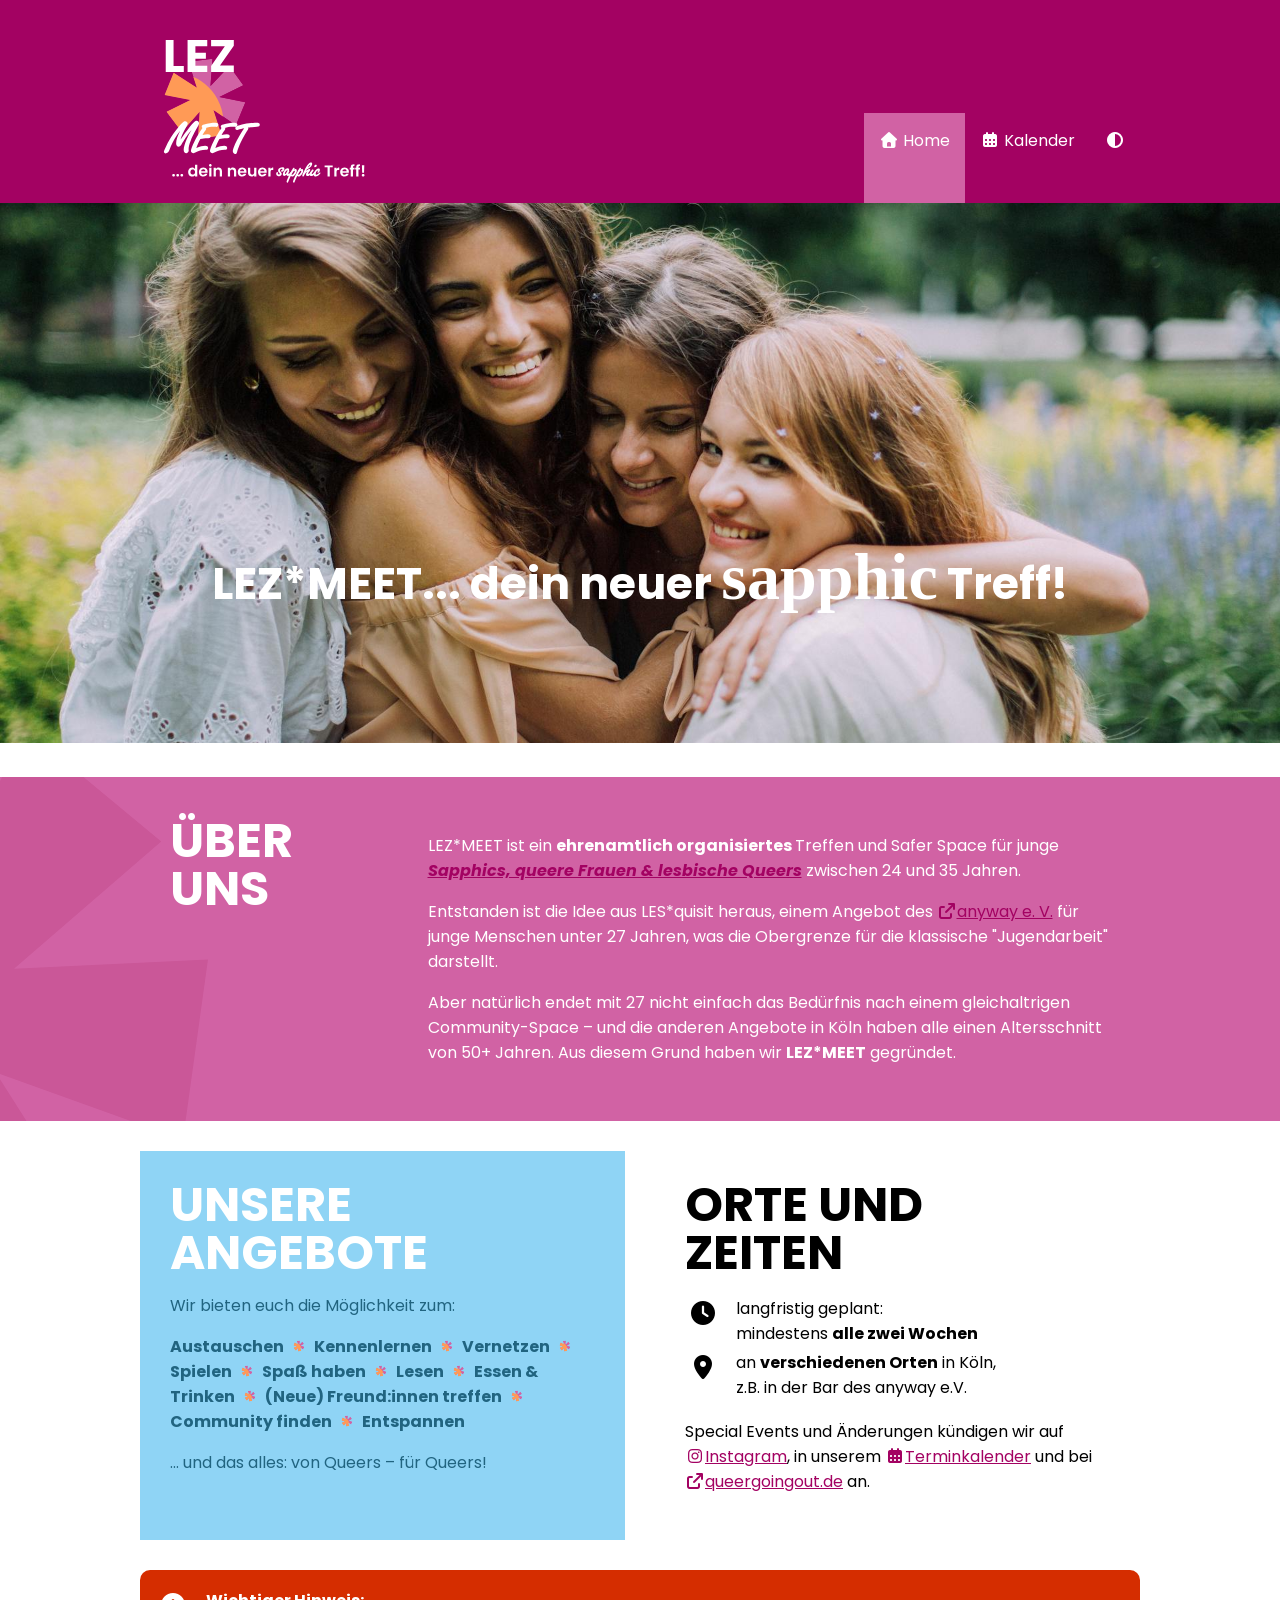
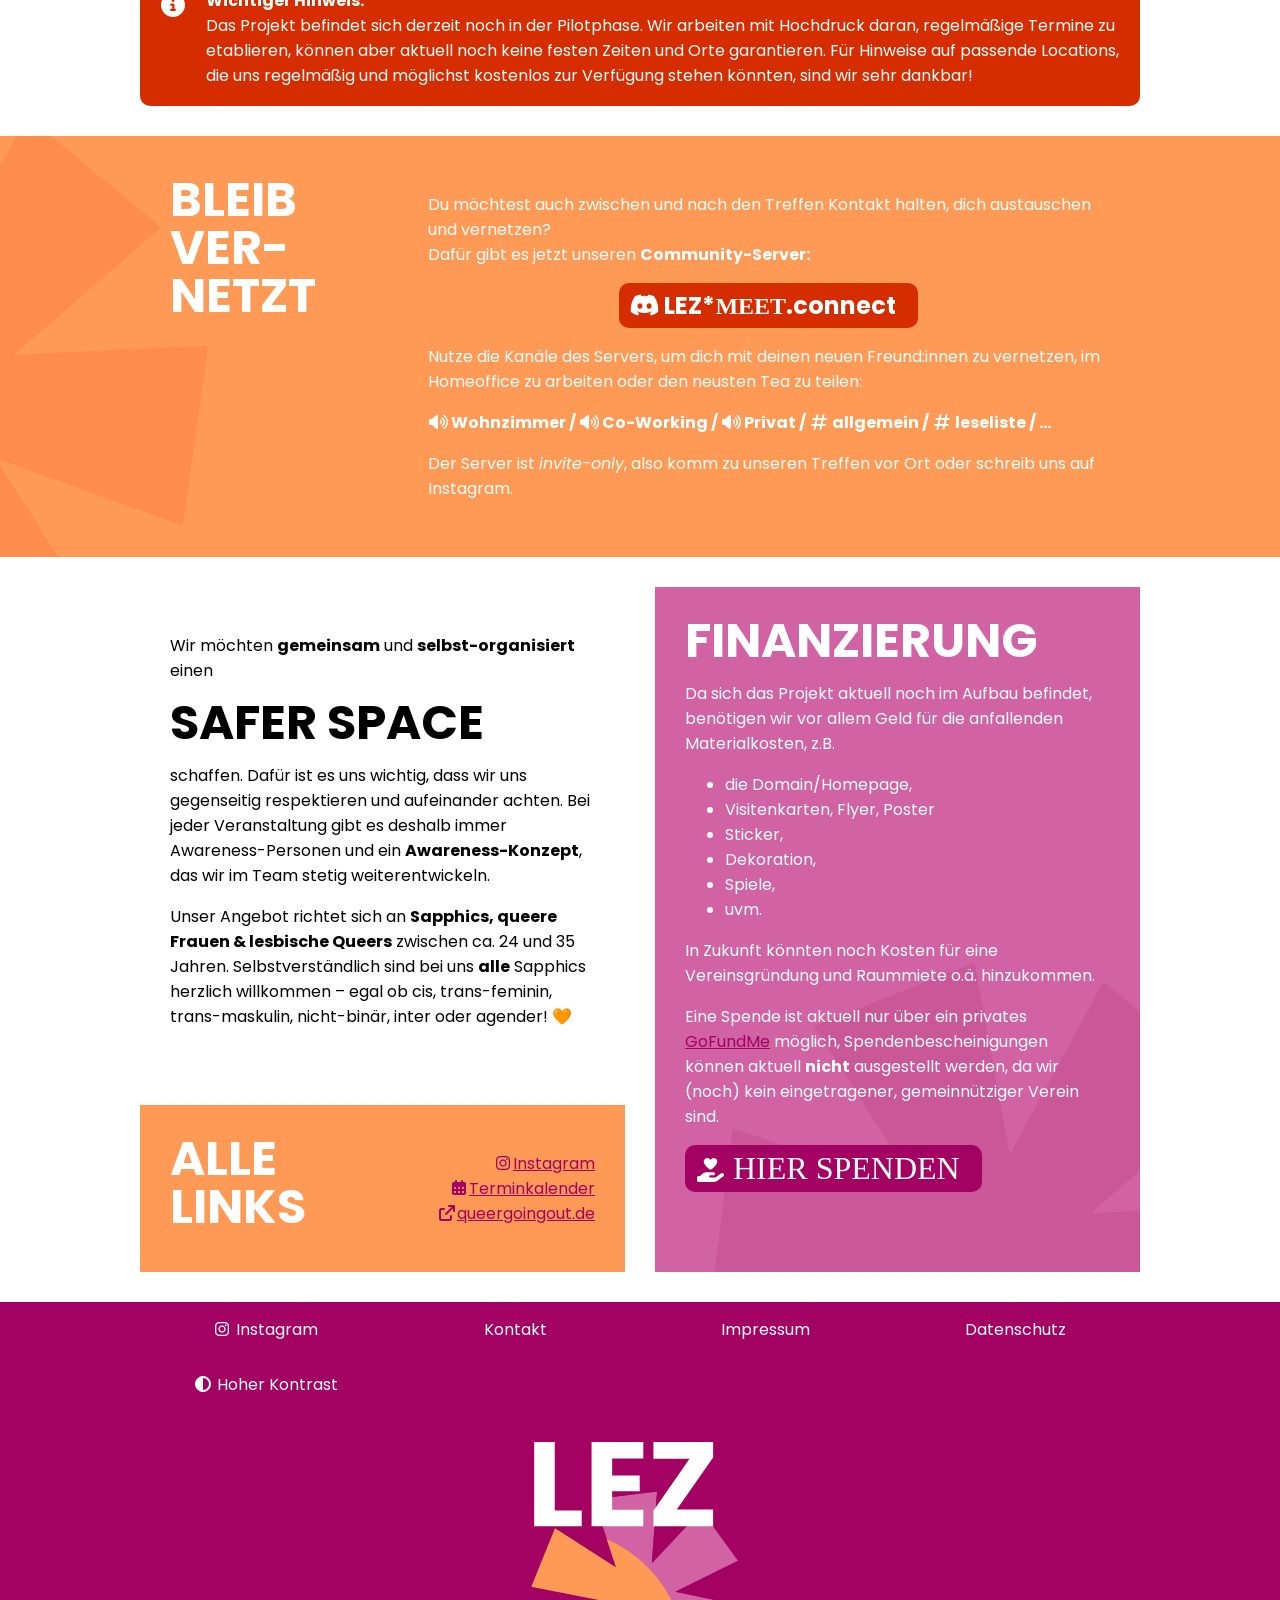
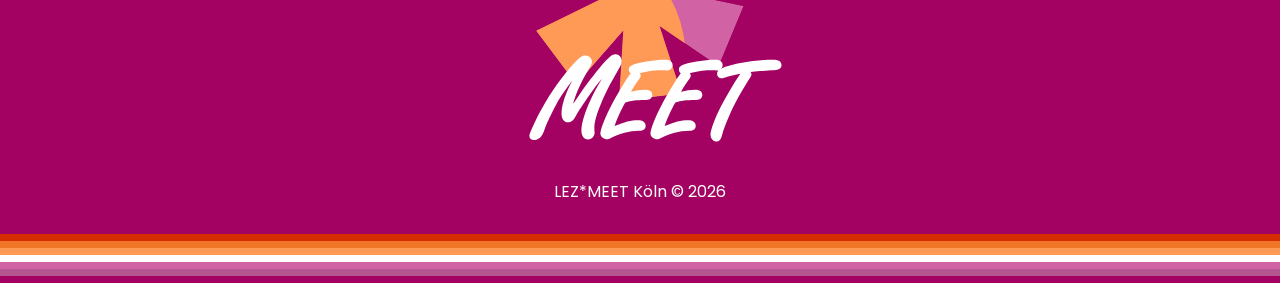
<file: index.html>
<!DOCTYPE html>
<html lang="en">

<head>
    <meta charset="UTF-8">
    <meta name="viewport" content="height=device-height, width=device-width, initial-scale=1.0, minimum-scale=1.0, target-densitydpi=device-dpi">
    <title>LEZ*MEET... dein neuer sapphic Treff!</title>
    <link rel="stylesheet" href="css/fonts.css">
    <link rel="stylesheet" href="css/style.css?1">
    <!--script src="https://cdnjs.cloudflare.com/ajax/libs/jquery/3.7.1/jquery.min.js"></script-->
    <script src="js/scroll.js" defer></script>
    <!--script src="js/intersectionobserver.js" defer></script-->
    <script src="js/accessibility.js" defer></script>
    <link rel="shortcut icon" href="assets/asterisk-with-colors.svg" type="image/x-icon">
    <link rel="icon" href="favicon.ico" type="image/x-icon">
    <meta name="keywords" content="LEZ*MEET, LEZ*MEET Köln, sapphic Treff, sapphisch, Sapphic Community, lesbische Frauen Köln, bisexuelle Frauen Köln, queere Frauen Köln, queere Community Köln, nichtbinäre Personen, FLINTA Treff Köln, Safer Space Köln, LGBTQIA+ Köln, queerer Treff Köln, Community Event Köln, queere Veranstaltungen Köln, lesbischer Stammtisch Köln, junge queere Erwachsene, queer 24 bis 35, Ehrenamt Köln, anyway e.V., Queer Vernetzung Köln, queere Freundschaften, queer Austausch, queer Events Köln, Sappho Begriff, queer feministischer Raum">
    <meta name="description" content="Lesbischer & queerer Treff in Köln für Sapphics von 24–35: LEZ*MEET ist dein Safer Space zum Vernetzen, Austauschen & Freund:innen treffen.">
    <!--base href="https://fhoeddinghaus.github.io/lez_meet_koeln/"-->

</head>

<body>
    <header class="bg-darkrose fg-white poppins-regular" id="headerouter">
        <div class="header-inner container">
            <a href="./" aria-label="Startseite" tabindex="-1">
                <img class="header-logo" id="headerlogo" src="./assets/logo-white-with-slogan.svg" alt="Logo: LEZ*MEET... dein neuer sapphic Treff!" />
                <img class="header-logo-small" src="./assets/logo-white.svg" alt="Logo: LEZ*MEET... dein neuer sapphic Treff!" />
            </a>
            <nav class="header-nav" id="headernav">
                <a class="nav-item active" href="./#" id="nav-ueber" aria-label="Home" tabindex="1"><i class="fa-solid fa-house"></i> Home</a>
                <a class="nav-item" href="./kalender.html" id="nav-kalender" aria-label="Kalender" tabindex="2"><i class="fa-solid fa-calendar-days"></i> Kalender</a>
                <a class="nav-item no-hover button-high-contrast" aria-label="Hoher Kontrast aktivieren/deaktivieren" title="Hoher Kontrast (aktivieren/deaktivieren)" tabindex="3" href="#"><i class="fa-solid fa-circle-half-stroke"></i></a>
            </nav>
        </div>
    </header>


    <section id="hero">
        <hero>
            <center>
                <h1 class="poppins-bold fg-white hc-bg-black">LEZ*MEET... dein neuer <span class="fss">sapphic</span> Treff!</h1>
            </center>
        </hero>
    </section>

    <main class="poppins-regular">
        <spacer></spacer>
        <div class="wrapper bg-pink bg-asterisk-pink">
            <div class="container g-4x2 bg-pink gc-1v3">
                <h2 class="fg-white">ÜBER <br class="hide-single-column">UNS</h2>
                <div class="gc-3x2 fg-white hc-fg-black">
                    <p>
                        LEZ*MEET ist ein <b>ehrenamtlich organisiertes </b>Treffen und Safer Space für junge <a href="#safer-space" aria-label="Safer Space und Zielgruppe"><em class="poppins-bold-italic">Sapphics, 
                        queere Frauen &amp; lesbische Queers</em></a> zwischen 24 und 35 Jahren.
                    </p>
                    <p>
                        Entstanden ist die Idee aus LES*quisit heraus, einem Angebot des <a href="https://www.anyway-koeln.de/" target="_blank" aria-label="anyway e. V."><i class="fa-solid fa-arrow-up-right-from-square"></i>anyway e. V.</a> für junge Menschen unter 27 Jahren, was die Obergrenze für die klassische "Jugendarbeit" darstellt. 
                    </p>
                    <p>
                        Aber natürlich endet mit 27 nicht einfach das Bedürfnis nach einem gleichaltrigen Community-Space – und die anderen Angebote in Köln haben alle einen Altersschnitt von 50+ Jahren. Aus diesem Grund haben wir <b class="poppins-bold">LEZ*MEET</b> gegründet.
                    </p>
                </div>
            </div>
        </div>
        <spacer></spacer>
        <div class="container g-4x2 gc-2v2">
            <div class="gc-2x2-l bg-lightblue fg-darkblue hc-fg-black">
                <h2 class="fg-white hc-fg-black">UNSERE <br class="hide-single-column">ANGEBOTE</h2>
                <div>
                    <p class="">
                        Wir bieten euch die Möglichkeit zum:
                    </p>
                    <ul class="inline-list poppins-bold">
                        <li>Austauschen</li>
                        <li>Kennenlernen</li>
                        <li>Vernetzen</li>
                        <li>Spielen</li>
                        <li>Spaß haben</li>
                        <li>Lesen</li>
                        <li>Essen & Trinken</li>
                        <li>(Neue) Freund:innen treffen</li>
                        <li>Community finden</li>
                        <li>Entspannen</li>
                    </ul>
                    <p class="">
                        ... und das alles: von Queers – für Queers!
                    </p>
                </div>
            </div>
            <div class="gc-2x2-r fg-black">
                <h2 class="">ORTE&nbsp;UND <br class="hide-single-column">ZEITEN</h2>
                <div>
                    <p>
                        <table>
                            <tr>
                                <td class="fs-1_5em pr-15 va-top"><i class="fa-solid fa-clock"></i></td>
                                <!--td>immer <b>montags ab 18 Uhr</b> <br>(alternativ samstags ab 16 Uhr)</td-->
                                <td>langfristig geplant: <br>mindestens <b>alle zwei Wochen</b></td>
                            </tr>
                            <tr>
                                <td class="fs-1_5em pr-15 va-top"><i class="fa-solid fa-location-dot"></i></td>
                                <!--td><b>Bar des anyway e. V.</b> <br>(Kamekestr. 14, 50672 Köln)</td-->
                                <td>an <b>verschiedenen Orten</b> in Köln,<br>z.B. in der Bar des anyway e.V.</td>
                            </tr>
                        </table>
                    </p>
                    <p class="text-left">
                        Special Events und Änderungen kündigen wir auf <a href="https://instagram.com/lez_meet_koeln/" target="_blank" aria-label="LEZ*MEET Instagram"><i class="fa-brands fa-instagram"></i>Instagram</a>, in unserem <a href="./kalender.html" aria-label="LEZ*MEET Kalender"><i class="fa-solid fa-calendar-days"></i>Terminkalender</a> und bei <a href="https://www.queergoingout.de/" target="_blank" aria-label="Queergoingout.de"><i class="fa-solid fa-arrow-up-right-from-square"></i>queergoingout.de</a> an.
                    </p>
                </div>
            </div>
        </div>
        <spacer></spacer>
        <div class="container">
            <table class="button-darkorange fg-white p-15">
                <tr>
                    <td class="fs-1_5em pr-15 va-top"><i class="fa-solid fa-circle-info"></i></td>
                    <td>
                        <b>Wichtiger Hinweis:</b><br> Das Projekt befindet sich derzeit noch in der Pilotphase.
                        Wir arbeiten mit Hochdruck daran, regelmäßige Termine zu etablieren, können aber aktuell noch keine festen Zeiten und Orte garantieren. Für Hinweise auf passende Locations, die uns regelmäßig und möglichst kostenlos zur Verfügung stehen könnten, sind wir sehr dankbar!
                    </td>
                </tr>
            </table>
        </div>
        <spacer></spacer>
        <div class="wrapper bg-lightorange bg-asterisk-orange">
            <div class="container g-4x2 bg-lightorange gc-1v3">
                <h2 class="fg-white">BLEIB <br  class="hide-single-column">VER<span class="hide-single-column">-</span><br  class="hide-single-column">NETZT</h2>
                <div class="gc-3x2 fg-white hc-fg-black">
                    <p>
                        Du möchtest auch zwischen und nach den Treffen Kontakt halten, dich austauschen und vernetzen? <br>
                        Dafür gibt es jetzt unseren <b>Community-Server:</b>
                    </p>
                    <center>
                        <a class="button-darkorange fg-white fs-1_5em poppins-bold">
                            <i class="fa-brands fa-discord"></i> LEZ*<span class="fss fs-1em">MEET</span>.connect
                        </a>
                    </center>
                    <p>
                        Nutze die Kanäle des Servers, um dich mit deinen neuen Freund:innen zu vernetzen, im Homeoffice zu arbeiten oder den neusten Tea zu teilen:
                    </p>
                    <!--ul class="inline-list poppins-bold">
                        <li><i class="fa-solid fa-volume-up"></i> Wohnzimmer</li>
                        <li><i class="fa-solid fa-volume-up"></i> Co-Working</li>
                        <li><i class="fa-solid fa-volume-up"></i> Privat</li>
                        <li><i class="fa-solid fa-hashtag"></i> allgemein</li>
                        <li><i class="fa-solid fa-hashtag"></i> leseliste</li>
                        <li>...</li>
                    </ul-->
                    <p class="poppins-bold">
                        <i class="fa-solid fa-volume-up"></i> Wohnzimmer / 
                        <i class="fa-solid fa-volume-up"></i> Co-Working / 
                        <i class="fa-solid fa-volume-up"></i> Privat / 
                        <i class="fa-solid fa-hashtag"></i> allgemein / 
                        <i class="fa-solid fa-hashtag"></i> leseliste / 
                        ...
                    </p>
                    <p>
                        Der Server ist <em>invite-only</em>, also komm zu unseren Treffen vor Ort oder schreib uns auf Instagram.
                    </p>
                </div>
            </div>
        </div>
        <!--spacer></spacer>
        <div class="wrapper bg-lightorange bg-asterisk-orange">
            <div class="container g-4x2 bg-lightorange gc-1v3">
                <h2 class="fg-white">SEI <br  class="hide-single-column">DABEI</h2>
                <div class="gc-3x2 fg-white hc-fg-black">
                    <p>
                        Unser Team besteht aktuell nur aus zwei Ehrenamtlerinnen. <br>
                        Deshalb suchen wir nach engagierten Menschen um uns zu unterstützen. <b>WIR BRAUCHEN DICH!</b>
                    </p>
                    <p class="mb-0 poppins-bold">Du...</p>
                    <table class="text-left">
                        <tr>
                            <td class="va-top poppins-bold">...&nbsp;</td>
                            <td>kommst aus dem Raum Köln und hast Lust, uns mit deinen Ideen oder auch mit deiner Zeit tatkräftig zu unterstützen?</td>
                        </tr>
                        <tr>
                            <td class="va-top poppins-bold">...&nbsp;</td>
                            <td>möchtest etwas verändern und dich in deiner queeren Community einbringen?</td>
                        </tr>
                        <tr>
                            <td class="va-top poppins-bold">...&nbsp;</td>
                            <td>hast Motivation unser Projekt zu unterstützen?</td>
                        </tr>
                    </table>
                    <p class="poppins-bold">Wenn du Interesse hast dann...</p>
                    <a href="https://ig.me/m/lez_meet_koeln" target="_blank" class="button-darkorange fss fg-white fs-2em">
                        <i class="fa-regular fa-paper-plane" style="transform: rotate(19.8deg)"></i> SCHREIB UNS
                    </a>
                </div>
            </div>
        </div-->
        <spacer></spacer>

        <div class="container g-4x3 gc-2x2v2x3v2x1">
            <!--div class="gc-2x2 fg-black">
                <h2 id="sapphic">WAS HEISST "<em>SAPPHIC</em>"?</h2>
                <div>
                    <blockquote class="text-left bg-quotation-pink ml-2em">
                        <div>Der Begriff spielt auf die griechische Dichterin Sappho an. Als <span class="poppins-bold-italic">"sapphic"</span> oder <span class="poppins-bold-italic">"sapphisch"</span> können sich 
                            Frauen und nichtbinäre Personen bezeichnen, die sich zu anderen Frauen und nichtbinäre Personen hingezogen fühlen.
                        </div>
                    </blockquote>
                    <p class="">
                        Mit <span class="poppins-italic">"sapphic"</span> oder <span class="poppins-italic">"sapphisch"</span> meinen wir also vielleicht genau dich!
                    </p>
                </div>
            </div-->
            <div class="gc-2x2 fg-black" id="safer-space">
                <p>Wir möchten <b>gemeinsam</b> und <b>selbst-organisiert</b> einen</p>
                <h2>SAFER SPACE</h2>
                <div>
                    <p>
                        schaffen. Dafür ist es uns wichtig, dass wir uns gegenseitig respektieren und aufeinander achten. Bei jeder Veranstaltung gibt es deshalb immer Awareness-Personen und ein <b>Awareness-Konzept</b>, das wir im Team stetig weiterentwickeln.
                    </p>
                    <p>
                        Unser Angebot richtet sich an <b>Sapphics, queere Frauen & lesbische Queers</b> zwischen ca. 24 und 35 Jahren. 
                        <!--Auch als trans-feminine, nicht-binäre oder lesbische trans-männliche Person bist du bei uns selbstverständlich herzlich willkommen 🧡-->
                        Selbstverständlich sind bei uns <b>alle</b> Sapphics herzlich willkommen – egal ob cis, trans-feminin, trans-maskulin, nicht-binär, inter oder agender! 🧡
                    </p>
                </div>
            </div>
            <!-- <div class="gc-2x3 bg-pink fg-white hc-fg-black bg-asterisk-pink" style="text-decoration: line-through red 5px;">
                <h2>HINWEIS ZUR SPRACHE</h2>
                <div>
                    <p>
                        Allgemein nutzen wir den Doppelpunkt zur gendergerechten Sprache. Bei der expliziten Ansprache unserer Zielgruppe beschränken wir uns jedoch auf das generische Femininum mit einem Gendersternchen, um nichtbinäre Personen auf dem weiblichen Spektrum explizit mit einzuschließen und das maskuline Geschlechterspektrum auszuklammern.
                    </p>
                    <p>
                        <b>Beispiel:</b> "Politiker:innen" (allgemein) vs. "Helferinnen*" oder "Besucherin*" (Zielgruppe).
                    </p>
                    <p>Wie bei allen Aspekten unseres Angebots sind wir auch hier natürlich immer offen für Feedback und Anregungen! </p>
                </div>
            </div> -->
            <div class="gc-2x3 bg-pink fg-white hc-fg-black bg-asterisk-pink">
                <h2>FINANZIERUNG</h2>
                <div>
                    <p>Da sich das Projekt aktuell noch im Aufbau befindet, benötigen wir vor allem Geld für die anfallenden Materialkosten, z.B.</p>
                    <ul>
                        <li>die Domain/Homepage,</li>
                        <li>Visitenkarten, Flyer, Poster</li>
                        <li>Sticker,</li>
                        <li>Dekoration,</li>
                        <li>Spiele,</li>
                        <li>uvm.</li>
                    </ul>
                    <p>In Zukunft könnten noch Kosten für eine Vereinsgründung und Raummiete o.ä. hinzukommen.</p>
                    <p>Eine Spende ist aktuell nur über ein privates <a href="https://www.gofundme.com/f/lez-meet-koln-lesbisch-laut-lokal" target="_blank" rel="noopener noreferrer">GoFundMe</a> möglich, Spendenbescheinigungen können aktuell <b>nicht</b> ausgestellt werden, da wir (noch) kein eingetragener, gemeinnütziger Verein sind.</p>
                    <a href="https://www.gofundme.com/f/lez-meet-koln-lesbisch-laut-lokal" target="_blank" class="button-darkrose fss fg-white fs-2rem">
                        <i class="fa-solid fa-hand-holding-heart fs-1_5rem"></i> HIER SPENDEN
                    </a>
                </div>
            </div>
            <div class="gc-2x1 bg-lightorange fg-white">
                <h2>ALLE<wbr> LINKS</h2>
                <p class="text-right">
                    <a href="https://instagram.com/lez_meet_koeln/" target="_blank" aria-label="LEZ*MEET Instagram"><i class="fa-brands fa-instagram"></i>Instagram</a> <br>
                    <a href="./kalender.html" aria-label="LEZ*MEET Kalender"><i class="fa-solid fa-calendar-days"></i>Terminkalender</a> <br>
                    <a href="https://www.queergoingout.de/" target="_blank" aria-label="Queergoingout.de"><i class="fa-solid fa-arrow-up-right-from-square"></i>queergoingout.de</a>
                </p>
            </div>
        </div>
        <spacer></spacer>
    </main>



    <footer>
        <div class="footer-links bg-darkrose fg-white poppins-regular">
            <div class="container">
                <a class="nav-item" href="https://instagram.com/lez_meet_koeln/" target="_blank"><i class="fa-brands fa-instagram"></i> Instagram</a>
                <a class="nav-item" href="./kontakt.html">Kontakt</a>
                <a class="nav-item" href="./impressum.html">Impressum</a>                
                <a href="./datenschutz.html" class="nav-item">Datenschutz</a>
                <a class="nav-item button-high-contrast" href="#" aria-label="Hoher Kontrast aktivieren/deaktivieren" title="Hoher Kontrast (aktivieren/deaktivieren)"><i class="fa-solid fa-circle-half-stroke"></i> Hoher Kontrast</a>
            </div>
        </div>
        <spacer class="bg-darkrose"></spacer>
        <center class="bg-darkrose fg-white poppins-regular"><img src="./assets/logo-white.svg" height="300px" alt="Logo: LEZ*MEET... dein neuer sapphic Treff!" />
            <br>
            <spacer></spacer>
            LEZ*MEET Köln &copy; 2026
            <spacer></spacer>
        </center>
        <div class="footer-flag">
            <span class="bg-darkorange"></span>
            <span class="bg-orange"></span>
            <span class="bg-lightorange"></span>
            <span class="bg-white"></span>
            <span class="bg-pink"></span>
            <span class="bg-dustypink"></span>
            <span class="bg-darkrose"></span></div>
    </footer>
</body>

</html>
</file>
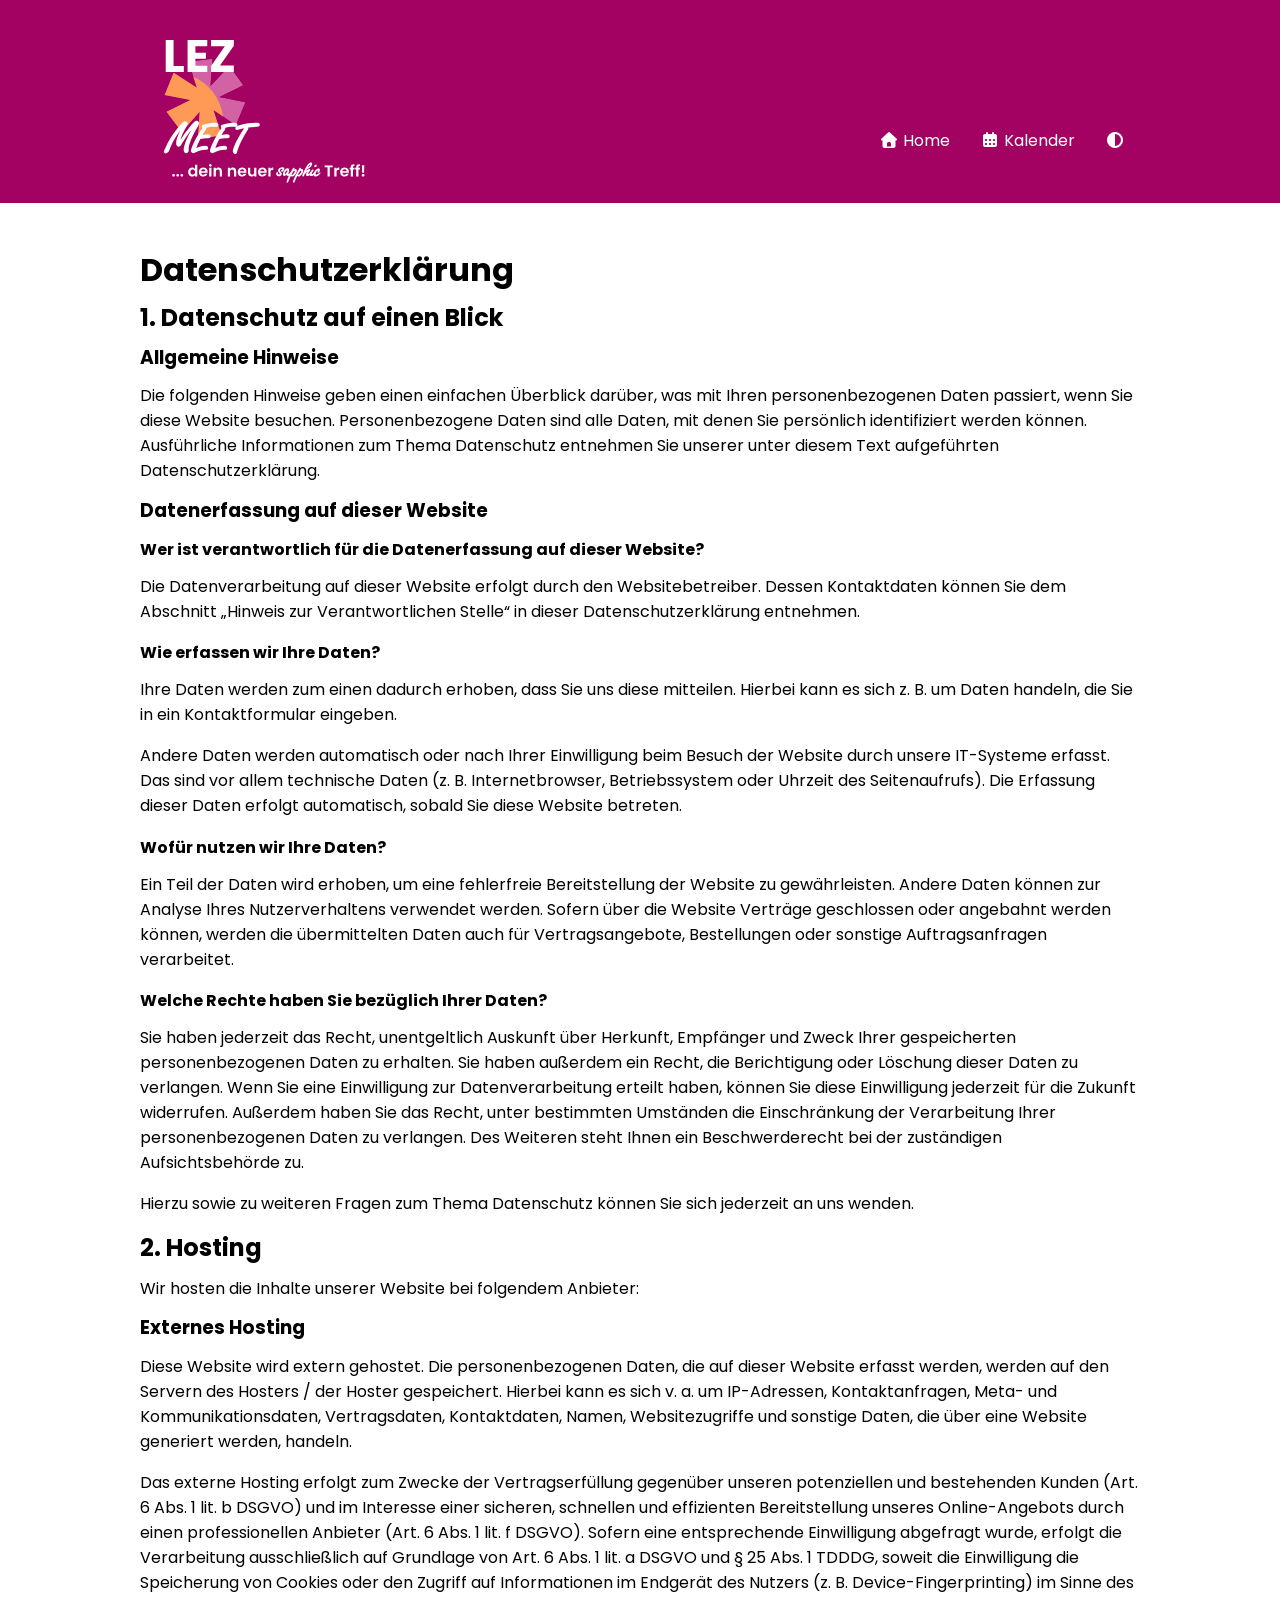
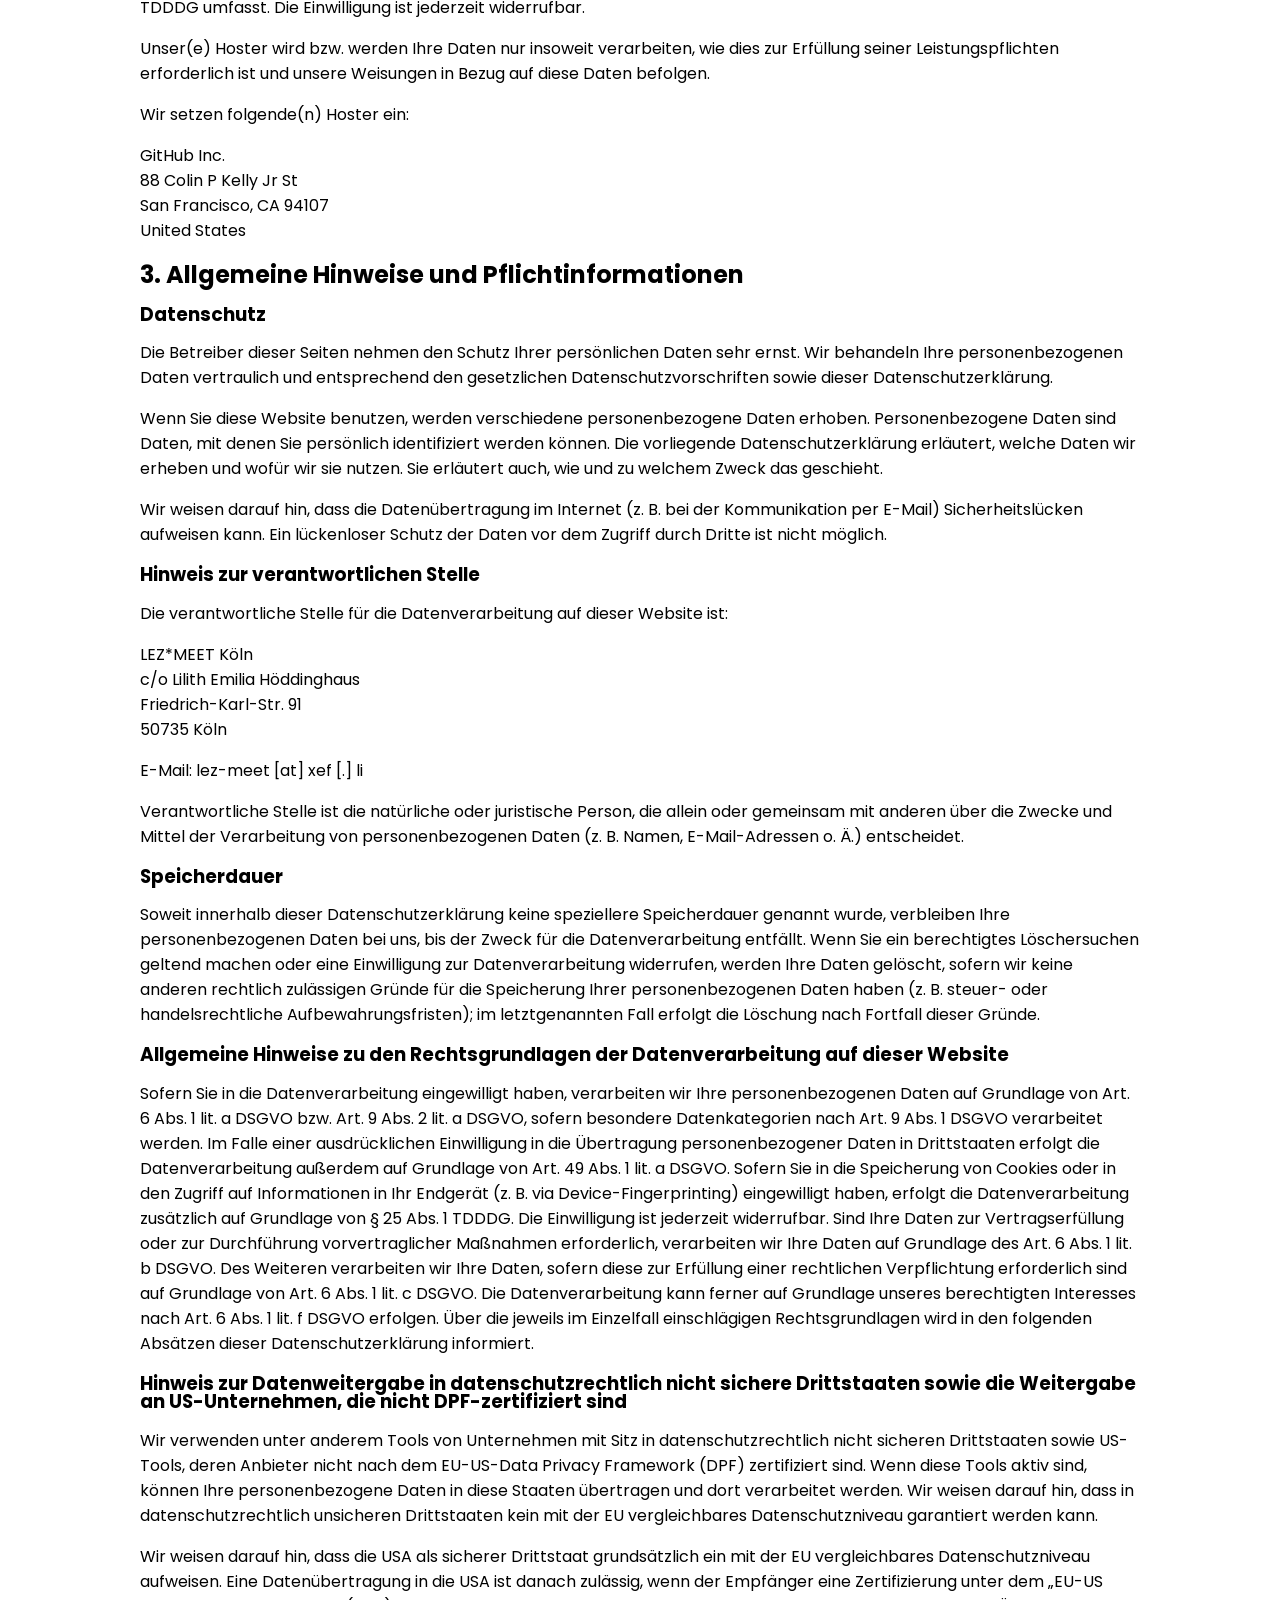
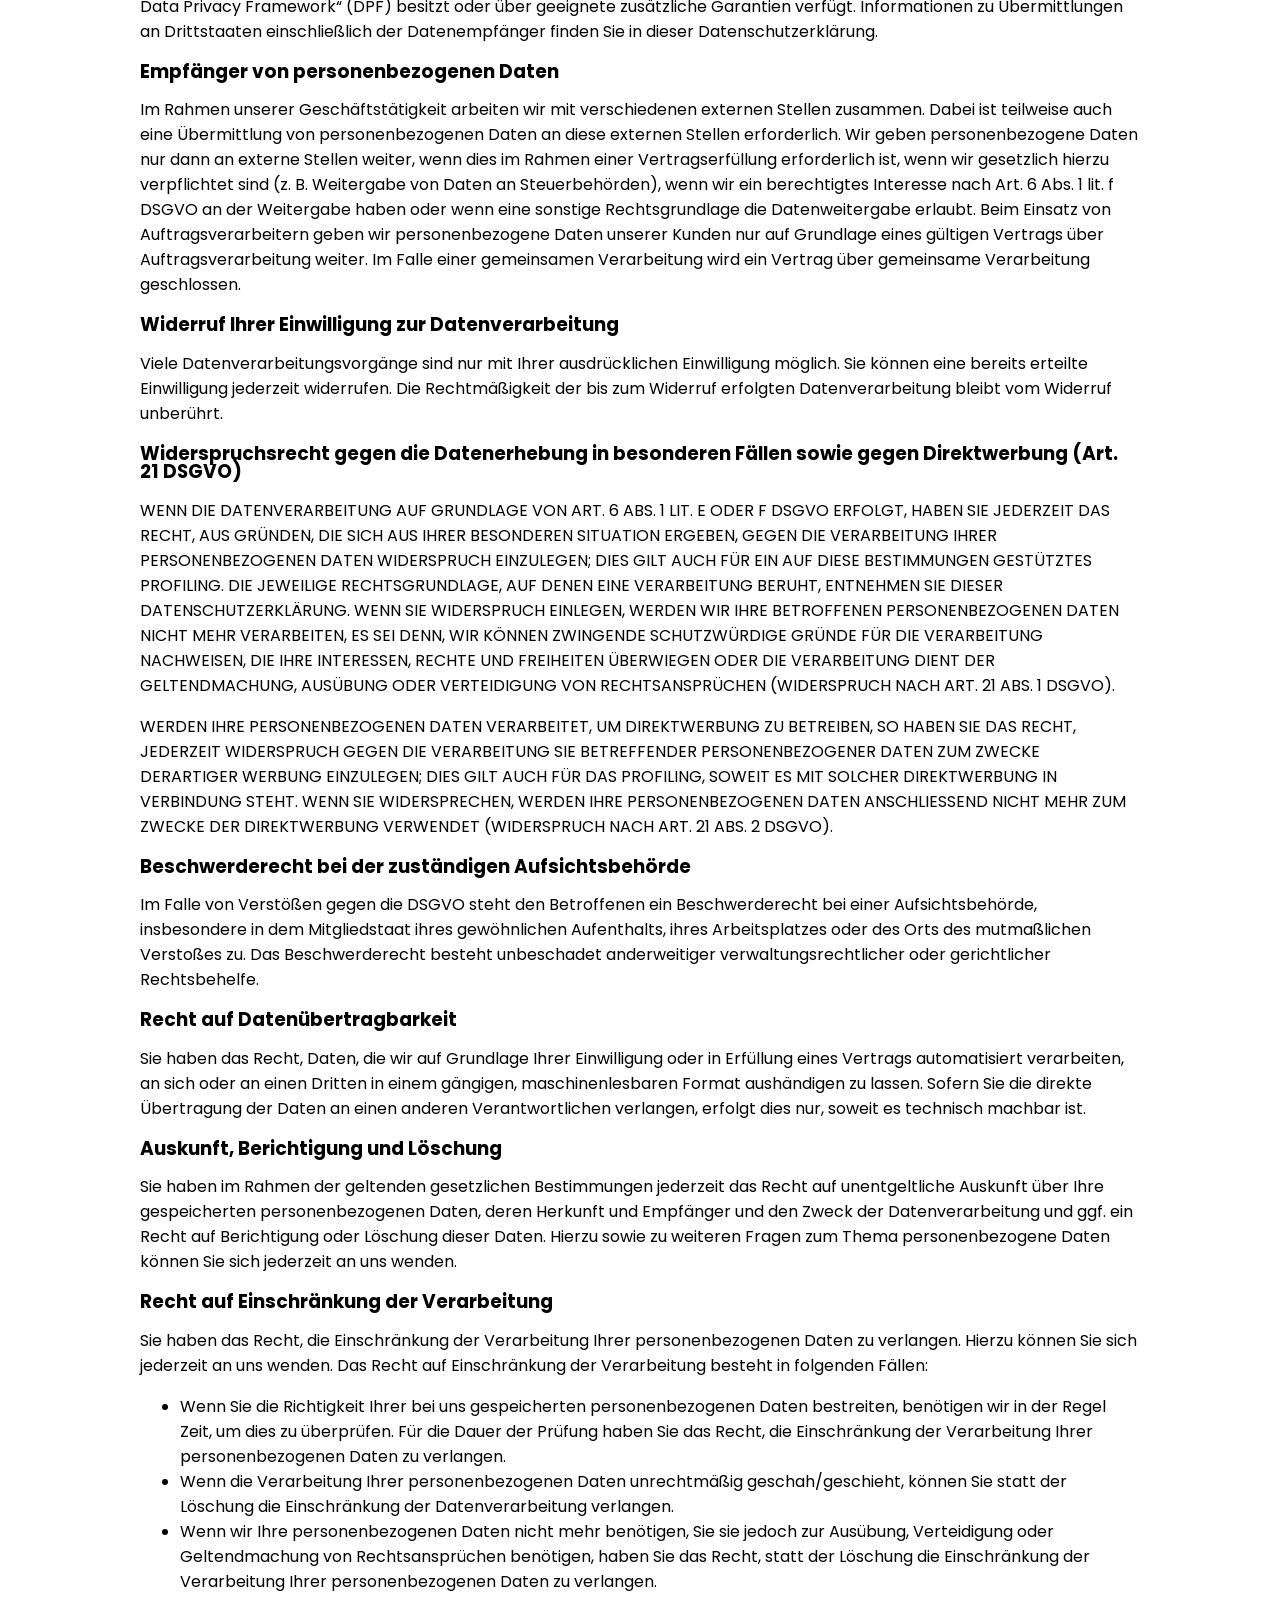
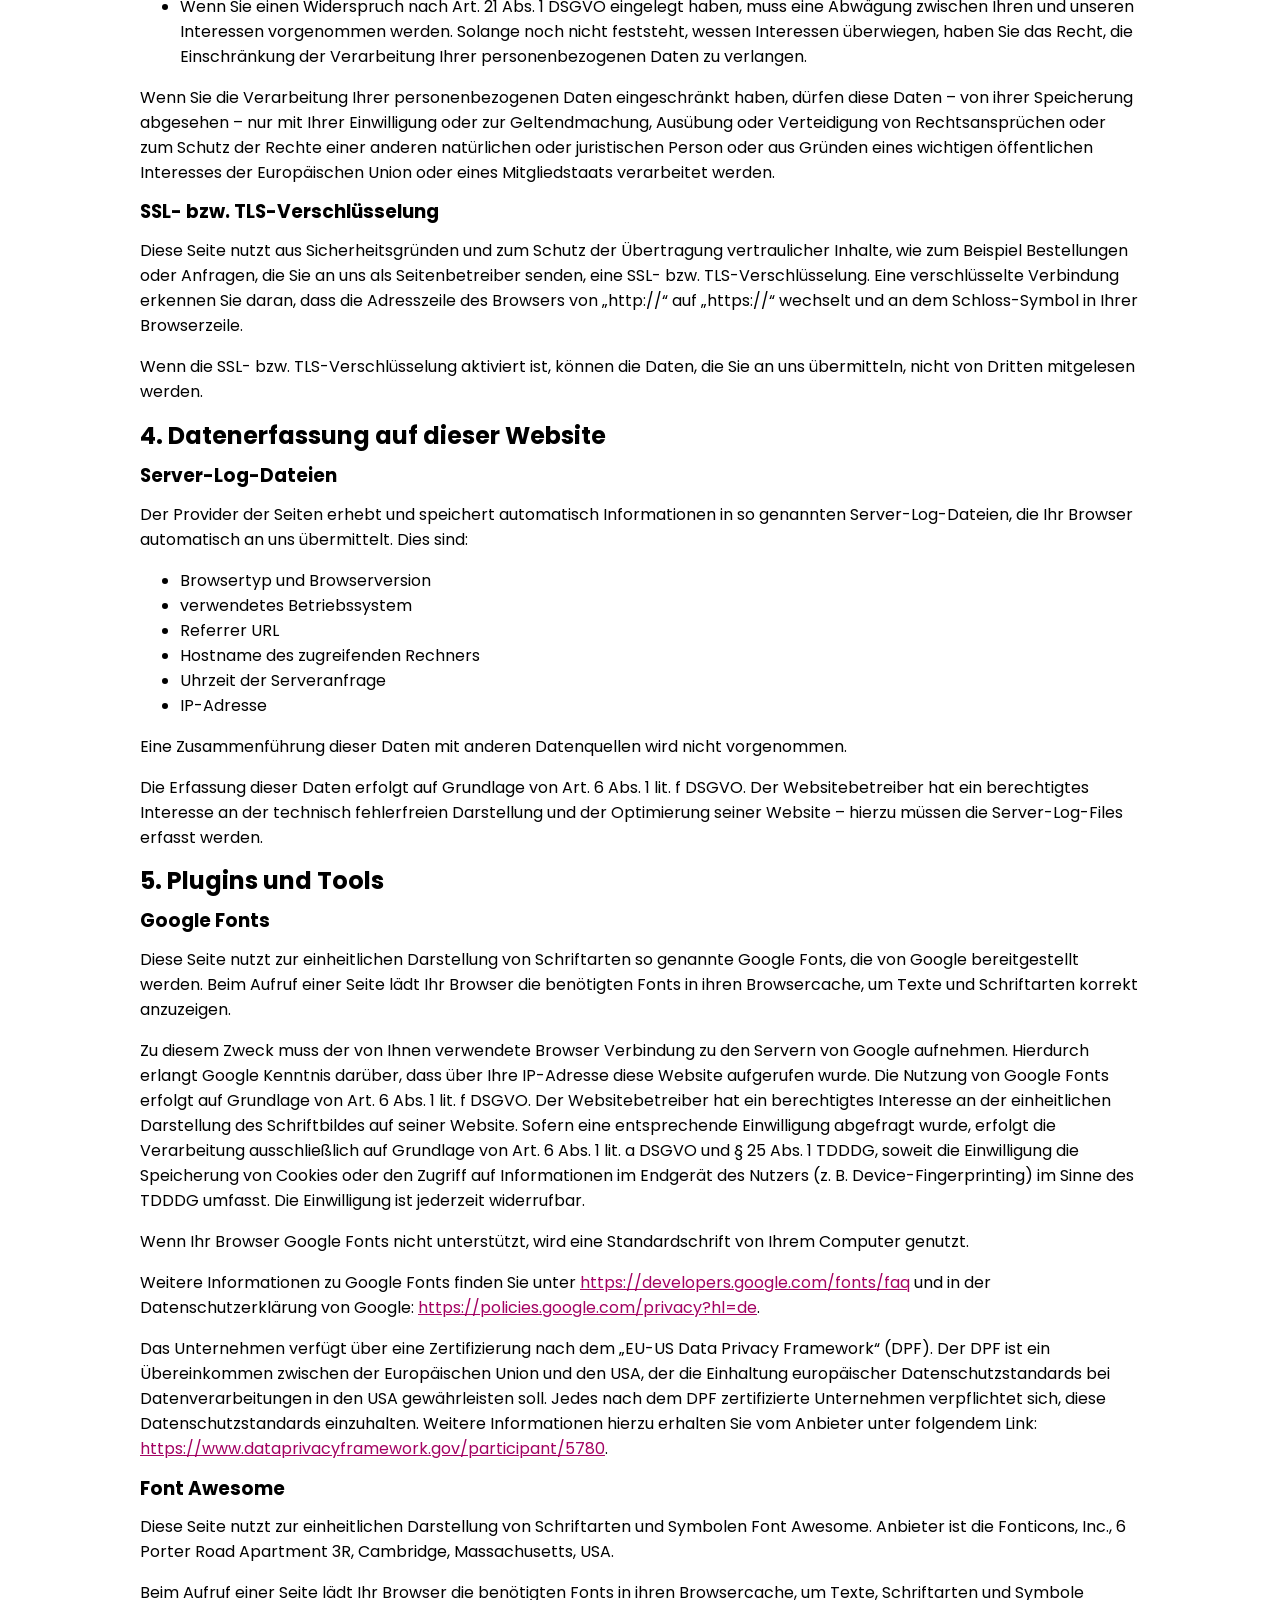
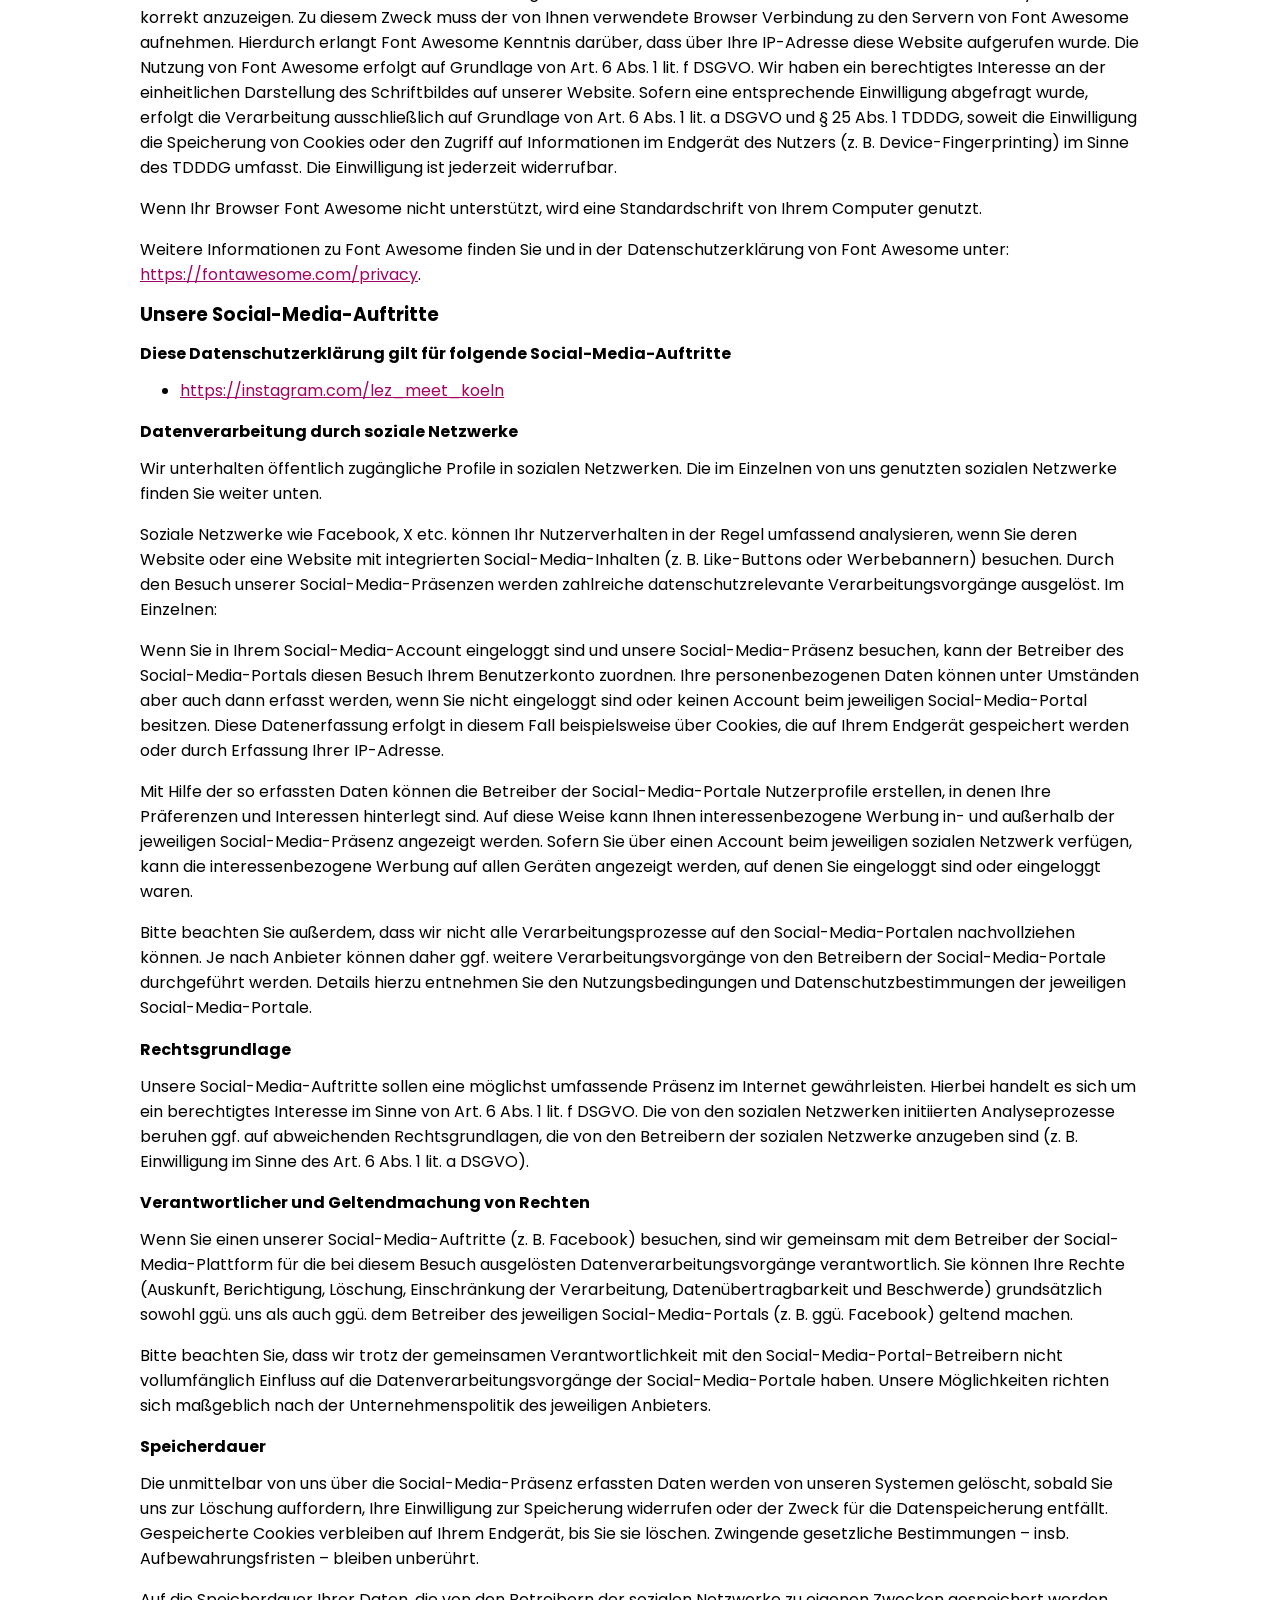
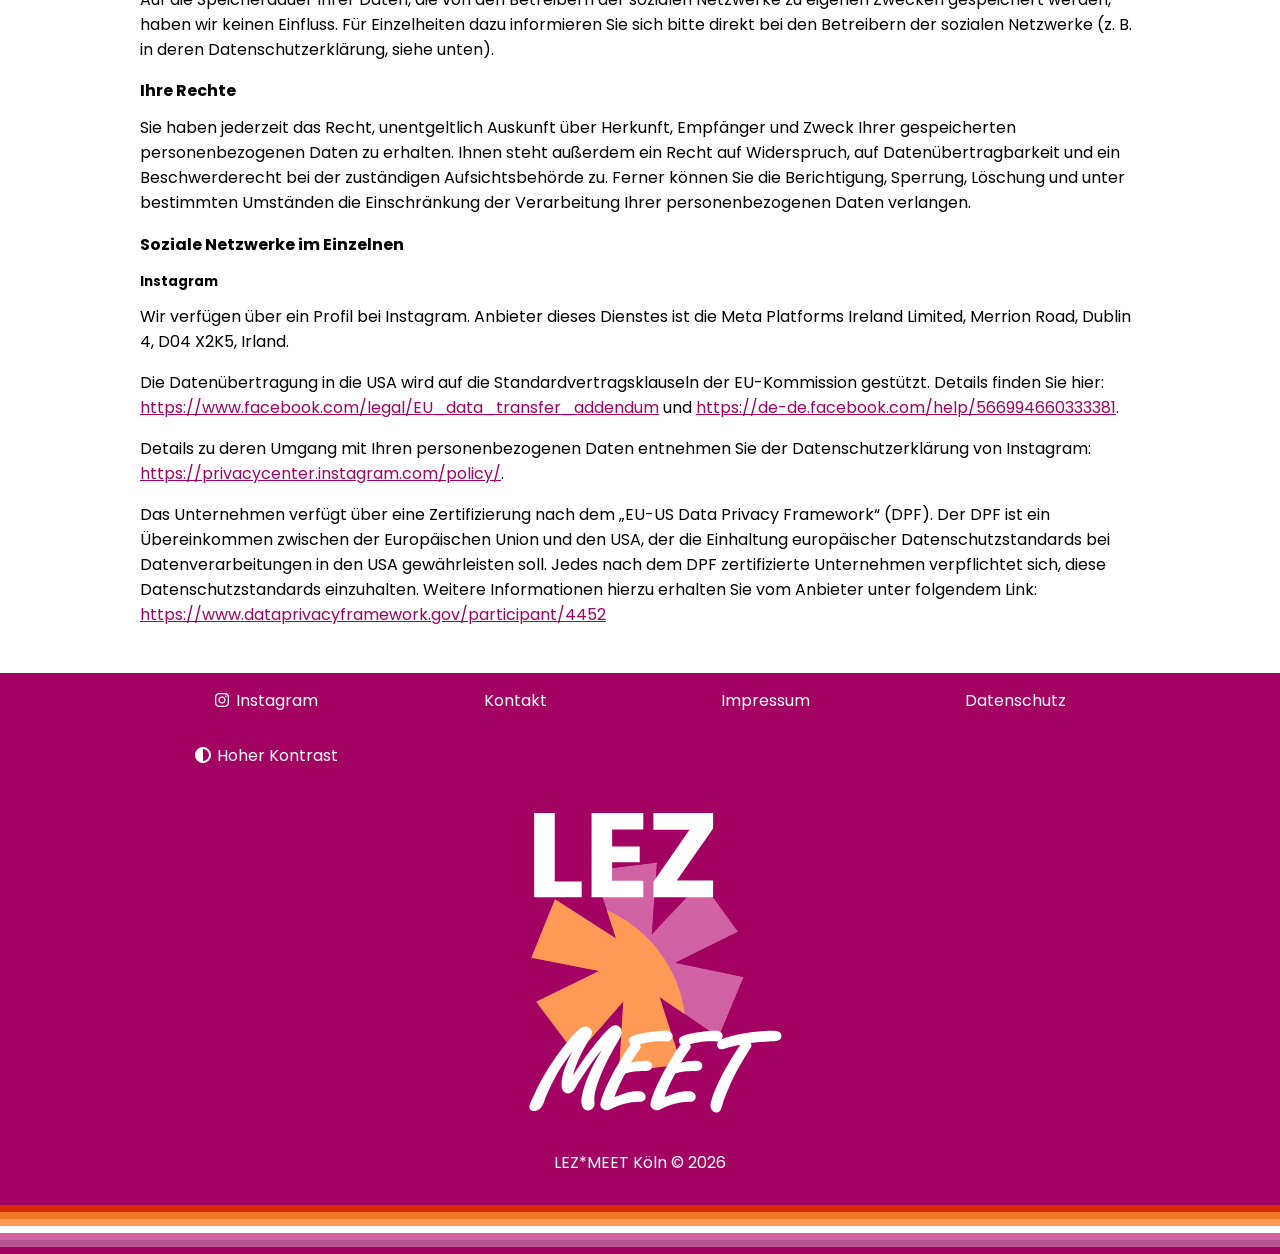
<file: datenschutz.html>
<!DOCTYPE html>
<html lang="en">

<head>
    <meta charset="UTF-8">
    <meta name="viewport" content="height=device-height, width=device-width, initial-scale=1.0, minimum-scale=1.0, target-densitydpi=device-dpi">
    <title>LEZ*MEET... dein neuer sapphic Treff!</title>
    <link rel="stylesheet" href="css/fonts.css">
    <link rel="stylesheet" href="css/style.css?1">
    <!--script src="https://cdnjs.cloudflare.com/ajax/libs/jquery/3.7.1/jquery.min.js"></script-->
    <script src="js/scroll.js" defer></script>
    <!--script src="js/intersectionobserver.js" defer></script-->
    <script src="js/accessibility.js" defer></script>
    <link rel="shortcut icon" href="assets/asterisk-with-colors.svg" type="image/x-icon">
    <link rel="icon" href="favicon.ico" type="image/x-icon">
    <!--base href="https://fhoeddinghaus.github.io/lez_meet_koeln/"-->

</head>

<body>
    <header class="bg-darkrose fg-white poppins-regular" id="headerouter">
        <div class="header-inner container">
            <a href="./" aria-label="Startseite" tabindex="-1">
                <img class="header-logo" id="headerlogo" src="./assets/logo-white-with-slogan.svg" alt="Logo: LEZ*MEET... dein neuer sapphic Treff!" />
                <img class="header-logo-small" src="./assets/logo-white.svg" alt="Logo: LEZ*MEET... dein neuer sapphic Treff!" />
            </a>
            <nav class="header-nav" id="headernav">
                <a class="nav-item" href="./#" id="nav-ueber" aria-label="Home" tabindex="1"><i class="fa-solid fa-house"></i> Home</a>
                <a class="nav-item" href="./kalender.html" id="nav-kalender" aria-label="Kalender" tabindex="2"><i class="fa-solid fa-calendar-days"></i> Kalender</a>
                <a class="nav-item no-hover button-high-contrast" aria-label="Hoher Kontrast aktivieren/deaktivieren" title="Hoher Kontrast (aktivieren/deaktivieren)" tabindex="3" href="#"><i class="fa-solid fa-circle-half-stroke"></i></a>
            </nav>
        </div>
    </header>

    <main class="poppins-regular">
        <spacer></spacer>
        <div class="container">
            <h1>Datenschutz&shy;erkl&auml;rung</h1>
            <h2>1. Datenschutz auf einen Blick</h2>
            <h3>Allgemeine Hinweise</h3> <p>Die folgenden Hinweise geben einen einfachen &Uuml;berblick dar&uuml;ber, was mit Ihren personenbezogenen Daten passiert, wenn Sie diese Website besuchen. Personenbezogene Daten sind alle Daten, mit denen Sie pers&ouml;nlich identifiziert werden k&ouml;nnen. Ausf&uuml;hrliche Informationen zum Thema Datenschutz entnehmen Sie unserer unter diesem Text aufgef&uuml;hrten Datenschutzerkl&auml;rung.</p>
            <h3>Datenerfassung auf dieser Website</h3> <h4>Wer ist verantwortlich f&uuml;r die Datenerfassung auf dieser Website?</h4> <p>Die Datenverarbeitung auf dieser Website erfolgt durch den Websitebetreiber. Dessen Kontaktdaten k&ouml;nnen Sie dem Abschnitt &bdquo;Hinweis zur Verantwortlichen Stelle&ldquo; in dieser Datenschutzerkl&auml;rung entnehmen.</p> <h4>Wie erfassen wir Ihre Daten?</h4> <p>Ihre Daten werden zum einen dadurch erhoben, dass Sie uns diese mitteilen. Hierbei kann es sich z.&nbsp;B. um Daten handeln, die Sie in ein Kontaktformular eingeben.</p> <p>Andere Daten werden automatisch oder nach Ihrer Einwilligung beim Besuch der Website durch unsere IT-Systeme erfasst. Das sind vor allem technische Daten (z.&nbsp;B. Internetbrowser, Betriebssystem oder Uhrzeit des Seitenaufrufs). Die Erfassung dieser Daten erfolgt automatisch, sobald Sie diese Website betreten.</p> <h4>Wof&uuml;r nutzen wir Ihre Daten?</h4> <p>Ein Teil der Daten wird erhoben, um eine fehlerfreie Bereitstellung der Website zu gew&auml;hrleisten. Andere Daten k&ouml;nnen zur Analyse Ihres Nutzerverhaltens verwendet werden. Sofern &uuml;ber die Website Vertr&auml;ge geschlossen oder angebahnt werden k&ouml;nnen, werden die &uuml;bermittelten Daten auch f&uuml;r Vertragsangebote, Bestellungen oder sonstige Auftragsanfragen verarbeitet.</p> <h4>Welche Rechte haben Sie bez&uuml;glich Ihrer Daten?</h4> <p>Sie haben jederzeit das Recht, unentgeltlich Auskunft &uuml;ber Herkunft, Empf&auml;nger und Zweck Ihrer gespeicherten personenbezogenen Daten zu erhalten. Sie haben au&szlig;erdem ein Recht, die Berichtigung oder L&ouml;schung dieser Daten zu verlangen. Wenn Sie eine Einwilligung zur Datenverarbeitung erteilt haben, k&ouml;nnen Sie diese Einwilligung jederzeit f&uuml;r die Zukunft widerrufen. Au&szlig;erdem haben Sie das Recht, unter bestimmten Umst&auml;nden die Einschr&auml;nkung der Verarbeitung Ihrer personenbezogenen Daten zu verlangen. Des Weiteren steht Ihnen ein Beschwerderecht bei der zust&auml;ndigen Aufsichtsbeh&ouml;rde zu.</p> <p>Hierzu sowie zu weiteren Fragen zum Thema Datenschutz k&ouml;nnen Sie sich jederzeit an uns wenden.</p>
            <h2>2. Hosting</h2>
            <p>Wir hosten die Inhalte unserer Website bei folgendem Anbieter:</p>
            <h3>Externes Hosting</h3> <p>Diese Website wird extern gehostet. Die personenbezogenen Daten, die auf dieser Website erfasst werden, werden auf den Servern des Hosters / der Hoster gespeichert. Hierbei kann es sich v.&nbsp;a. um IP-Adressen, Kontaktanfragen, Meta- und Kommunikationsdaten, Vertragsdaten, Kontaktdaten, Namen, Websitezugriffe und sonstige Daten, die &uuml;ber eine Website generiert werden, handeln.</p> <p>Das externe Hosting erfolgt zum Zwecke der Vertragserf&uuml;llung gegen&uuml;ber unseren potenziellen und bestehenden Kunden (Art. 6 Abs. 1 lit. b DSGVO) und im Interesse einer sicheren, schnellen und effizienten Bereitstellung unseres Online-Angebots durch einen professionellen Anbieter (Art. 6 Abs. 1 lit. f DSGVO). Sofern eine entsprechende Einwilligung abgefragt wurde, erfolgt die Verarbeitung ausschlie&szlig;lich auf Grundlage von Art. 6 Abs. 1 lit. a DSGVO und &sect; 25 Abs. 1 TDDDG, soweit die Einwilligung die Speicherung von Cookies oder den Zugriff auf Informationen im Endger&auml;t des Nutzers (z.&nbsp;B. Device-Fingerprinting) im Sinne des TDDDG umfasst. Die Einwilligung ist jederzeit widerrufbar.</p> <p>Unser(e) Hoster wird bzw. werden Ihre Daten nur insoweit verarbeiten, wie dies zur Erf&uuml;llung seiner Leistungspflichten erforderlich ist und unsere Weisungen in Bezug auf diese Daten befolgen.</p> <p>Wir setzen folgende(n) Hoster ein:</p>
            <p>GitHub Inc.<br />
            88 Colin P Kelly Jr St<br />
            San Francisco, CA 94107<br />
            United States</p>
            <h2>3. Allgemeine Hinweise und Pflicht&shy;informationen</h2>
            <h3>Datenschutz</h3> <p>Die Betreiber dieser Seiten nehmen den Schutz Ihrer pers&ouml;nlichen Daten sehr ernst. Wir behandeln Ihre personenbezogenen Daten vertraulich und entsprechend den gesetzlichen Datenschutzvorschriften sowie dieser Datenschutzerkl&auml;rung.</p> <p>Wenn Sie diese Website benutzen, werden verschiedene personenbezogene Daten erhoben. Personenbezogene Daten sind Daten, mit denen Sie pers&ouml;nlich identifiziert werden k&ouml;nnen. Die vorliegende Datenschutzerkl&auml;rung erl&auml;utert, welche Daten wir erheben und wof&uuml;r wir sie nutzen. Sie erl&auml;utert auch, wie und zu welchem Zweck das geschieht.</p> <p>Wir weisen darauf hin, dass die Daten&uuml;bertragung im Internet (z.&nbsp;B. bei der Kommunikation per E-Mail) Sicherheitsl&uuml;cken aufweisen kann. Ein l&uuml;ckenloser Schutz der Daten vor dem Zugriff durch Dritte ist nicht m&ouml;glich.</p>
            <h3>Hinweis zur verantwortlichen Stelle</h3> <p>Die verantwortliche Stelle f&uuml;r die Datenverarbeitung auf dieser Website ist:</p> <p>LEZ*MEET K&ouml;ln<br />
            c/o Lilith Emilia H&ouml;ddinghaus<br />
            Friedrich-Karl-Str. 91<br />
            50735 K&ouml;ln</p>

            <p>E-Mail: lez-meet [at] xef [.] li</p>
            <p>Verantwortliche Stelle ist die nat&uuml;rliche oder juristische Person, die allein oder gemeinsam mit anderen &uuml;ber die Zwecke und Mittel der Verarbeitung von personenbezogenen Daten (z.&nbsp;B. Namen, E-Mail-Adressen o. &Auml;.) entscheidet.</p>

            <h3>Speicherdauer</h3> <p>Soweit innerhalb dieser Datenschutzerkl&auml;rung keine speziellere Speicherdauer genannt wurde, verbleiben Ihre personenbezogenen Daten bei uns, bis der Zweck f&uuml;r die Datenverarbeitung entf&auml;llt. Wenn Sie ein berechtigtes L&ouml;schersuchen geltend machen oder eine Einwilligung zur Datenverarbeitung widerrufen, werden Ihre Daten gel&ouml;scht, sofern wir keine anderen rechtlich zul&auml;ssigen Gr&uuml;nde f&uuml;r die Speicherung Ihrer personenbezogenen Daten haben (z.&nbsp;B. steuer- oder handelsrechtliche Aufbewahrungsfristen); im letztgenannten Fall erfolgt die L&ouml;schung nach Fortfall dieser Gr&uuml;nde.</p>
            <h3>Allgemeine Hinweise zu den Rechtsgrundlagen der Datenverarbeitung auf dieser Website</h3> <p>Sofern Sie in die Datenverarbeitung eingewilligt haben, verarbeiten wir Ihre personenbezogenen Daten auf Grundlage von Art. 6 Abs. 1 lit. a DSGVO bzw. Art. 9 Abs. 2 lit. a DSGVO, sofern besondere Datenkategorien nach Art. 9 Abs. 1 DSGVO verarbeitet werden. Im Falle einer ausdr&uuml;cklichen Einwilligung in die &Uuml;bertragung personenbezogener Daten in Drittstaaten erfolgt die Datenverarbeitung au&szlig;erdem auf Grundlage von Art. 49 Abs. 1 lit. a DSGVO. Sofern Sie in die Speicherung von Cookies oder in den Zugriff auf Informationen in Ihr Endger&auml;t (z.&nbsp;B. via Device-Fingerprinting) eingewilligt haben, erfolgt die Datenverarbeitung zus&auml;tzlich auf Grundlage von &sect; 25 Abs. 1 TDDDG. Die Einwilligung ist jederzeit widerrufbar. Sind Ihre Daten zur Vertragserf&uuml;llung oder zur Durchf&uuml;hrung vorvertraglicher Ma&szlig;nahmen erforderlich, verarbeiten wir Ihre Daten auf Grundlage des Art. 6 Abs. 1 lit. b DSGVO. Des Weiteren verarbeiten wir Ihre Daten, sofern diese zur Erf&uuml;llung einer rechtlichen Verpflichtung erforderlich sind auf Grundlage von Art. 6 Abs. 1 lit. c DSGVO. Die Datenverarbeitung kann ferner auf Grundlage unseres berechtigten Interesses nach Art. 6 Abs. 1 lit. f DSGVO erfolgen. &Uuml;ber die jeweils im Einzelfall einschl&auml;gigen Rechtsgrundlagen wird in den folgenden Abs&auml;tzen dieser Datenschutzerkl&auml;rung informiert.</p>
            <h3>Hinweis zur Datenweitergabe in datenschutzrechtlich nicht sichere Drittstaaten sowie die Weitergabe an US-Unternehmen, die nicht DPF-zertifiziert sind</h3> <p>Wir verwenden unter anderem Tools von Unternehmen mit Sitz in datenschutzrechtlich nicht sicheren Drittstaaten sowie US-Tools, deren Anbieter nicht nach dem EU-US-Data Privacy Framework (DPF) zertifiziert sind. Wenn diese Tools aktiv sind, k&ouml;nnen Ihre personenbezogene Daten in diese Staaten &uuml;bertragen und dort verarbeitet werden. Wir weisen darauf hin, dass in datenschutzrechtlich unsicheren Drittstaaten kein mit der EU vergleichbares Datenschutzniveau garantiert werden kann.</p> <p>Wir weisen darauf hin, dass die USA als sicherer Drittstaat grunds&auml;tzlich ein mit der EU vergleichbares Datenschutzniveau aufweisen. Eine Daten&uuml;bertragung in die USA ist danach zul&auml;ssig, wenn der Empf&auml;nger eine Zertifizierung unter dem &bdquo;EU-US Data Privacy Framework&ldquo; (DPF) besitzt oder &uuml;ber geeignete zus&auml;tzliche Garantien verf&uuml;gt. Informationen zu &Uuml;bermittlungen an Drittstaaten einschlie&szlig;lich der Datenempf&auml;nger finden Sie in dieser Datenschutzerkl&auml;rung.</p><h3>Empf&auml;nger von personenbezogenen Daten</h3> <p>Im Rahmen unserer Gesch&auml;ftst&auml;tigkeit arbeiten wir mit verschiedenen externen Stellen zusammen. Dabei ist teilweise auch eine &Uuml;bermittlung von personenbezogenen Daten an diese externen Stellen erforderlich. Wir geben personenbezogene Daten nur dann an externe Stellen weiter, wenn dies im Rahmen einer Vertragserf&uuml;llung erforderlich ist, wenn wir gesetzlich hierzu verpflichtet sind (z.&nbsp;B. Weitergabe von Daten an Steuerbeh&ouml;rden), wenn wir ein berechtigtes Interesse nach Art. 6 Abs. 1 lit. f DSGVO an der Weitergabe haben oder wenn eine sonstige Rechtsgrundlage die Datenweitergabe erlaubt. Beim Einsatz von Auftragsverarbeitern geben wir personenbezogene Daten unserer Kunden nur auf Grundlage eines g&uuml;ltigen Vertrags &uuml;ber Auftragsverarbeitung weiter. Im Falle einer gemeinsamen Verarbeitung wird ein Vertrag &uuml;ber gemeinsame Verarbeitung geschlossen.</p>
            <h3>Widerruf Ihrer Einwilligung zur Datenverarbeitung</h3> <p>Viele Datenverarbeitungsvorg&auml;nge sind nur mit Ihrer ausdr&uuml;cklichen Einwilligung m&ouml;glich. Sie k&ouml;nnen eine bereits erteilte Einwilligung jederzeit widerrufen. Die Rechtm&auml;&szlig;igkeit der bis zum Widerruf erfolgten Datenverarbeitung bleibt vom Widerruf unber&uuml;hrt.</p>
            <h3>Widerspruchsrecht gegen die Datenerhebung in besonderen F&auml;llen sowie gegen Direktwerbung (Art. 21 DSGVO)</h3> <p>WENN DIE DATENVERARBEITUNG AUF GRUNDLAGE VON ART. 6 ABS. 1 LIT. E ODER F DSGVO ERFOLGT, HABEN SIE JEDERZEIT DAS RECHT, AUS GR&Uuml;NDEN, DIE SICH AUS IHRER BESONDEREN SITUATION ERGEBEN, GEGEN DIE VERARBEITUNG IHRER PERSONENBEZOGENEN DATEN WIDERSPRUCH EINZULEGEN; DIES GILT AUCH F&Uuml;R EIN AUF DIESE BESTIMMUNGEN GEST&Uuml;TZTES PROFILING. DIE JEWEILIGE RECHTSGRUNDLAGE, AUF DENEN EINE VERARBEITUNG BERUHT, ENTNEHMEN SIE DIESER DATENSCHUTZERKL&Auml;RUNG. WENN SIE WIDERSPRUCH EINLEGEN, WERDEN WIR IHRE BETROFFENEN PERSONENBEZOGENEN DATEN NICHT MEHR VERARBEITEN, ES SEI DENN, WIR K&Ouml;NNEN ZWINGENDE SCHUTZW&Uuml;RDIGE GR&Uuml;NDE F&Uuml;R DIE VERARBEITUNG NACHWEISEN, DIE IHRE INTERESSEN, RECHTE UND FREIHEITEN &Uuml;BERWIEGEN ODER DIE VERARBEITUNG DIENT DER GELTENDMACHUNG, AUS&Uuml;BUNG ODER VERTEIDIGUNG VON RECHTSANSPR&Uuml;CHEN (WIDERSPRUCH NACH ART. 21 ABS. 1 DSGVO).</p> <p>WERDEN IHRE PERSONENBEZOGENEN DATEN VERARBEITET, UM DIREKTWERBUNG ZU BETREIBEN, SO HABEN SIE DAS RECHT, JEDERZEIT WIDERSPRUCH GEGEN DIE VERARBEITUNG SIE BETREFFENDER PERSONENBEZOGENER DATEN ZUM ZWECKE DERARTIGER WERBUNG EINZULEGEN; DIES GILT AUCH F&Uuml;R DAS PROFILING, SOWEIT ES MIT SOLCHER DIREKTWERBUNG IN VERBINDUNG STEHT. WENN SIE WIDERSPRECHEN, WERDEN IHRE PERSONENBEZOGENEN DATEN ANSCHLIESSEND NICHT MEHR ZUM ZWECKE DER DIREKTWERBUNG VERWENDET (WIDERSPRUCH NACH ART. 21 ABS. 2 DSGVO).</p>
            <h3>Beschwerde&shy;recht bei der zust&auml;ndigen Aufsichts&shy;beh&ouml;rde</h3> <p>Im Falle von Verst&ouml;&szlig;en gegen die DSGVO steht den Betroffenen ein Beschwerderecht bei einer Aufsichtsbeh&ouml;rde, insbesondere in dem Mitgliedstaat ihres gew&ouml;hnlichen Aufenthalts, ihres Arbeitsplatzes oder des Orts des mutma&szlig;lichen Versto&szlig;es zu. Das Beschwerderecht besteht unbeschadet anderweitiger verwaltungsrechtlicher oder gerichtlicher Rechtsbehelfe.</p>
            <h3>Recht auf Daten&shy;&uuml;bertrag&shy;barkeit</h3> <p>Sie haben das Recht, Daten, die wir auf Grundlage Ihrer Einwilligung oder in Erf&uuml;llung eines Vertrags automatisiert verarbeiten, an sich oder an einen Dritten in einem g&auml;ngigen, maschinenlesbaren Format aush&auml;ndigen zu lassen. Sofern Sie die direkte &Uuml;bertragung der Daten an einen anderen Verantwortlichen verlangen, erfolgt dies nur, soweit es technisch machbar ist.</p>
            <h3>Auskunft, Berichtigung und L&ouml;schung</h3> <p>Sie haben im Rahmen der geltenden gesetzlichen Bestimmungen jederzeit das Recht auf unentgeltliche Auskunft &uuml;ber Ihre gespeicherten personenbezogenen Daten, deren Herkunft und Empf&auml;nger und den Zweck der Datenverarbeitung und ggf. ein Recht auf Berichtigung oder L&ouml;schung dieser Daten. Hierzu sowie zu weiteren Fragen zum Thema personenbezogene Daten k&ouml;nnen Sie sich jederzeit an uns wenden.</p>
            <h3>Recht auf Einschr&auml;nkung der Verarbeitung</h3> <p>Sie haben das Recht, die Einschr&auml;nkung der Verarbeitung Ihrer personenbezogenen Daten zu verlangen. Hierzu k&ouml;nnen Sie sich jederzeit an uns wenden. Das Recht auf Einschr&auml;nkung der Verarbeitung besteht in folgenden F&auml;llen:</p> <ul> <li>Wenn Sie die Richtigkeit Ihrer bei uns gespeicherten personenbezogenen Daten bestreiten, ben&ouml;tigen wir in der Regel Zeit, um dies zu &uuml;berpr&uuml;fen. F&uuml;r die Dauer der Pr&uuml;fung haben Sie das Recht, die Einschr&auml;nkung der Verarbeitung Ihrer personenbezogenen Daten zu verlangen.</li> <li>Wenn die Verarbeitung Ihrer personenbezogenen Daten unrechtm&auml;&szlig;ig geschah/geschieht, k&ouml;nnen Sie statt der L&ouml;schung die Einschr&auml;nkung der Datenverarbeitung verlangen.</li> <li>Wenn wir Ihre personenbezogenen Daten nicht mehr ben&ouml;tigen, Sie sie jedoch zur Aus&uuml;bung, Verteidigung oder Geltendmachung von Rechtsanspr&uuml;chen ben&ouml;tigen, haben Sie das Recht, statt der L&ouml;schung die Einschr&auml;nkung der Verarbeitung Ihrer personenbezogenen Daten zu verlangen.</li> <li>Wenn Sie einen Widerspruch nach Art. 21 Abs. 1 DSGVO eingelegt haben, muss eine Abw&auml;gung zwischen Ihren und unseren Interessen vorgenommen werden. Solange noch nicht feststeht, wessen Interessen &uuml;berwiegen, haben Sie das Recht, die Einschr&auml;nkung der Verarbeitung Ihrer personenbezogenen Daten zu verlangen.</li> </ul> <p>Wenn Sie die Verarbeitung Ihrer personenbezogenen Daten eingeschr&auml;nkt haben, d&uuml;rfen diese Daten &ndash; von ihrer Speicherung abgesehen &ndash; nur mit Ihrer Einwilligung oder zur Geltendmachung, Aus&uuml;bung oder Verteidigung von Rechtsanspr&uuml;chen oder zum Schutz der Rechte einer anderen nat&uuml;rlichen oder juristischen Person oder aus Gr&uuml;nden eines wichtigen &ouml;ffentlichen Interesses der Europ&auml;ischen Union oder eines Mitgliedstaats verarbeitet werden.</p>
            <h3>SSL- bzw. TLS-Verschl&uuml;sselung</h3> <p>Diese Seite nutzt aus Sicherheitsgr&uuml;nden und zum Schutz der &Uuml;bertragung vertraulicher Inhalte, wie zum Beispiel Bestellungen oder Anfragen, die Sie an uns als Seitenbetreiber senden, eine SSL- bzw. TLS-Verschl&uuml;sselung. Eine verschl&uuml;sselte Verbindung erkennen Sie daran, dass die Adresszeile des Browsers von &bdquo;http://&ldquo; auf &bdquo;https://&ldquo; wechselt und an dem Schloss-Symbol in Ihrer Browserzeile.</p> <p>Wenn die SSL- bzw. TLS-Verschl&uuml;sselung aktiviert ist, k&ouml;nnen die Daten, die Sie an uns &uuml;bermitteln, nicht von Dritten mitgelesen werden.</p>
            <h2>4. Datenerfassung auf dieser Website</h2>
            <h3>Server-Log-Dateien</h3> <p>Der Provider der Seiten erhebt und speichert automatisch Informationen in so genannten Server-Log-Dateien, die Ihr Browser automatisch an uns &uuml;bermittelt. Dies sind:</p> <ul> <li>Browsertyp und Browserversion</li> <li>verwendetes Betriebssystem</li> <li>Referrer URL</li> <li>Hostname des zugreifenden Rechners</li> <li>Uhrzeit der Serveranfrage</li> <li>IP-Adresse</li> </ul> <p>Eine Zusammenf&uuml;hrung dieser Daten mit anderen Datenquellen wird nicht vorgenommen.</p> <p>Die Erfassung dieser Daten erfolgt auf Grundlage von Art. 6 Abs. 1 lit. f DSGVO. Der Websitebetreiber hat ein berechtigtes Interesse an der technisch fehlerfreien Darstellung und der Optimierung seiner Website &ndash; hierzu m&uuml;ssen die Server-Log-Files erfasst werden.</p>
            <h2>5. Plugins und Tools</h2>
            <h3>Google Fonts</h3> <p>Diese Seite nutzt zur einheitlichen Darstellung von Schriftarten so genannte Google Fonts, die von Google bereitgestellt werden. Beim Aufruf einer Seite l&auml;dt Ihr Browser die ben&ouml;tigten Fonts in ihren Browsercache, um Texte und Schriftarten korrekt anzuzeigen.</p> <p>Zu diesem Zweck muss der von Ihnen verwendete Browser Verbindung zu den Servern von Google aufnehmen. Hierdurch erlangt Google Kenntnis dar&uuml;ber, dass &uuml;ber Ihre IP-Adresse diese Website aufgerufen wurde. Die Nutzung von Google Fonts erfolgt auf Grundlage von Art. 6 Abs. 1 lit. f DSGVO. Der Websitebetreiber hat ein berechtigtes Interesse an der einheitlichen Darstellung des Schriftbildes auf seiner Website. Sofern eine entsprechende Einwilligung abgefragt wurde, erfolgt die Verarbeitung ausschlie&szlig;lich auf Grundlage von Art. 6 Abs. 1 lit. a DSGVO und &sect; 25 Abs. 1 TDDDG, soweit die Einwilligung die Speicherung von Cookies oder den Zugriff auf Informationen im Endger&auml;t des Nutzers (z.&nbsp;B. Device-Fingerprinting) im Sinne des TDDDG umfasst. Die Einwilligung ist jederzeit widerrufbar.</p> <p>Wenn Ihr Browser Google Fonts nicht unterst&uuml;tzt, wird eine Standardschrift von Ihrem Computer genutzt.</p> <p>Weitere Informationen zu Google Fonts finden Sie unter <a href="https://developers.google.com/fonts/faq" target="_blank" rel="noopener noreferrer">https://developers.google.com/fonts/faq</a> und in der Datenschutzerkl&auml;rung von Google: <a href="https://policies.google.com/privacy?hl=de" target="_blank" rel="noopener noreferrer">https://policies.google.com/privacy?hl=de</a>.</p>
            <p>Das Unternehmen verf&uuml;gt &uuml;ber eine Zertifizierung nach dem &bdquo;EU-US Data Privacy Framework&ldquo; (DPF). Der DPF ist ein &Uuml;bereinkommen zwischen der Europ&auml;ischen Union und den USA, der die Einhaltung europ&auml;ischer Datenschutzstandards bei Datenverarbeitungen in den USA gew&auml;hrleisten soll. Jedes nach dem DPF zertifizierte Unternehmen verpflichtet sich, diese Datenschutzstandards einzuhalten. Weitere Informationen hierzu erhalten Sie vom Anbieter unter folgendem Link: <a href="https://www.dataprivacyframework.gov/participant/5780" target="_blank" rel="noopener noreferrer">https://www.dataprivacyframework.gov/participant/5780</a>.</p>
            <h3>Font Awesome</h3> <p>Diese Seite nutzt zur einheitlichen Darstellung von Schriftarten und Symbolen Font Awesome. Anbieter ist die Fonticons, Inc., 6 Porter Road Apartment 3R, Cambridge, Massachusetts, USA.</p> <p>Beim Aufruf einer Seite l&auml;dt Ihr Browser die ben&ouml;tigten Fonts in ihren Browsercache, um Texte, Schriftarten und Symbole korrekt anzuzeigen. Zu diesem Zweck muss der von Ihnen verwendete Browser Verbindung zu den Servern von Font Awesome aufnehmen. Hierdurch erlangt Font Awesome Kenntnis dar&uuml;ber, dass &uuml;ber Ihre IP-Adresse diese Website aufgerufen wurde. Die Nutzung von Font Awesome erfolgt auf Grundlage von Art. 6 Abs. 1 lit. f DSGVO. Wir haben ein berechtigtes Interesse an der einheitlichen Darstellung des Schriftbildes auf unserer Website. Sofern eine entsprechende Einwilligung abgefragt wurde, erfolgt die Verarbeitung ausschlie&szlig;lich auf Grundlage von Art. 6 Abs. 1 lit. a DSGVO und &sect; 25 Abs. 1 TDDDG, soweit die Einwilligung die Speicherung von Cookies oder den Zugriff auf Informationen im Endger&auml;t des Nutzers (z.&nbsp;B. Device-Fingerprinting) im Sinne des TDDDG umfasst. Die Einwilligung ist jederzeit widerrufbar.</p> <p>Wenn Ihr Browser Font Awesome nicht unterst&uuml;tzt, wird eine Standardschrift von Ihrem Computer genutzt.</p> <p>Weitere Informationen zu Font Awesome finden Sie&nbsp;und in der Datenschutzerkl&auml;rung von Font Awesome unter: <a href="https://fontawesome.com/privacy" target="_blank" rel="noopener noreferrer">https://fontawesome.com/privacy</a>.</p>

            <h3>Unsere Social-Media-Auftritte</h3> <h4>Diese Datenschutzerkl&auml;rung gilt f&uuml;r folgende Social-Media-Auftritte</h4> <ul>
<li><a href="https://instagram.com/lez_meet_koeln" target="_blank" rel="noopener noreferrer">https://instagram.com/lez_meet_koeln</a></li>
</ul>
 <h4>Datenverarbeitung durch soziale Netzwerke</h4> <p>Wir unterhalten &ouml;ffentlich zug&auml;ngliche Profile in sozialen Netzwerken. Die im Einzelnen von uns genutzten sozialen Netzwerke finden Sie weiter unten.</p> <p>Soziale Netzwerke wie Facebook, X etc. k&ouml;nnen Ihr Nutzerverhalten in der Regel umfassend analysieren, wenn Sie deren Website oder eine Website mit integrierten Social-Media-Inhalten (z.&nbsp;B. Like-Buttons oder Werbebannern) besuchen. Durch den Besuch unserer Social-Media-Pr&auml;senzen werden zahlreiche datenschutzrelevante Verarbeitungsvorg&auml;nge ausgel&ouml;st. Im Einzelnen:</p> <p>Wenn Sie in Ihrem Social-Media-Account eingeloggt sind und unsere Social-Media-Pr&auml;senz besuchen, kann der Betreiber des Social-Media-Portals diesen Besuch Ihrem Benutzerkonto zuordnen. Ihre personenbezogenen Daten k&ouml;nnen unter Umst&auml;nden aber auch dann erfasst werden, wenn Sie nicht eingeloggt sind oder keinen Account beim jeweiligen Social-Media-Portal besitzen. Diese Datenerfassung erfolgt in diesem Fall beispielsweise &uuml;ber Cookies, die auf Ihrem Endger&auml;t gespeichert werden oder durch Erfassung Ihrer IP-Adresse.</p> <p>Mit Hilfe der so erfassten Daten k&ouml;nnen die Betreiber der Social-Media-Portale Nutzerprofile erstellen, in denen Ihre Pr&auml;ferenzen und Interessen hinterlegt sind. Auf diese Weise kann Ihnen interessenbezogene Werbung in- und au&szlig;erhalb der jeweiligen Social-Media-Pr&auml;senz angezeigt werden. Sofern Sie &uuml;ber einen Account beim jeweiligen sozialen Netzwerk verf&uuml;gen, kann die interessenbezogene Werbung auf allen Ger&auml;ten angezeigt werden, auf denen Sie eingeloggt sind oder eingeloggt waren.</p> <p>Bitte beachten Sie au&szlig;erdem, dass wir nicht alle Verarbeitungsprozesse auf den Social-Media-Portalen nachvollziehen k&ouml;nnen. Je nach Anbieter k&ouml;nnen daher ggf. weitere Verarbeitungsvorg&auml;nge von den Betreibern der Social-Media-Portale durchgef&uuml;hrt werden. Details hierzu entnehmen Sie den Nutzungsbedingungen und Datenschutzbestimmungen der jeweiligen Social-Media-Portale.</p> <h4>Rechtsgrundlage</h4> <p>Unsere Social-Media-Auftritte sollen eine m&ouml;glichst umfassende Pr&auml;senz im Internet gew&auml;hrleisten. Hierbei handelt es sich um ein berechtigtes Interesse im Sinne von Art. 6 Abs. 1 lit. f DSGVO. Die von den sozialen Netzwerken initiierten Analyseprozesse beruhen ggf. auf abweichenden Rechtsgrundlagen, die von den Betreibern der sozialen Netzwerke anzugeben sind (z.&nbsp;B. Einwilligung im Sinne des Art. 6 Abs. 1 lit. a DSGVO).</p> <h4>Verantwortlicher und Geltendmachung von Rechten</h4> <p>Wenn Sie einen unserer Social-Media-Auftritte (z.&nbsp;B. Facebook) besuchen, sind wir gemeinsam mit dem Betreiber der Social-Media-Plattform f&uuml;r die bei diesem Besuch ausgel&ouml;sten Datenverarbeitungsvorg&auml;nge verantwortlich. Sie k&ouml;nnen Ihre Rechte (Auskunft, Berichtigung, L&ouml;schung, Einschr&auml;nkung der Verarbeitung, Daten&uuml;bertragbarkeit und Beschwerde) grunds&auml;tzlich sowohl gg&uuml;. uns als auch gg&uuml;. dem Betreiber des jeweiligen Social-Media-Portals (z.&nbsp;B. gg&uuml;. Facebook) geltend machen.</p> <p>Bitte beachten Sie, dass wir trotz der gemeinsamen Verantwortlichkeit mit den Social-Media-Portal-Betreibern nicht vollumf&auml;nglich Einfluss auf die Datenverarbeitungsvorg&auml;nge der Social-Media-Portale haben. Unsere M&ouml;glichkeiten richten sich ma&szlig;geblich nach der Unternehmenspolitik des jeweiligen Anbieters.</p> <h4>Speicherdauer</h4> <p>Die unmittelbar von uns &uuml;ber die Social-Media-Pr&auml;senz erfassten Daten werden von unseren Systemen gel&ouml;scht, sobald Sie uns zur L&ouml;schung auffordern, Ihre Einwilligung zur Speicherung widerrufen oder der Zweck f&uuml;r die Datenspeicherung entf&auml;llt. Gespeicherte Cookies verbleiben auf Ihrem Endger&auml;t, bis Sie sie l&ouml;schen. Zwingende gesetzliche Bestimmungen &ndash; insb. Aufbewahrungsfristen &ndash; bleiben unber&uuml;hrt.</p> <p>Auf die Speicherdauer Ihrer Daten, die von den Betreibern der sozialen Netzwerke zu eigenen Zwecken gespeichert werden, haben wir keinen Einfluss. F&uuml;r Einzelheiten dazu informieren Sie sich bitte direkt bei den Betreibern der sozialen Netzwerke (z.&nbsp;B. in deren Datenschutzerkl&auml;rung, siehe unten).</p> <h4>Ihre Rechte</h4> <p>Sie haben jederzeit das Recht, unentgeltlich Auskunft &uuml;ber Herkunft, Empf&auml;nger und Zweck Ihrer gespeicherten personenbezogenen Daten zu erhalten. Ihnen steht au&szlig;erdem ein Recht auf Widerspruch, auf Daten&uuml;bertragbarkeit und ein Beschwerderecht bei der zust&auml;ndigen Aufsichtsbeh&ouml;rde zu. Ferner k&ouml;nnen Sie die Berichtigung, Sperrung, L&ouml;schung und unter bestimmten Umst&auml;nden die Einschr&auml;nkung der Verarbeitung Ihrer personenbezogenen Daten verlangen.</p> <h4>Soziale Netzwerke im Einzelnen</h4>
<h5>Instagram</h5> <p>Wir verf&uuml;gen &uuml;ber ein Profil bei Instagram. Anbieter dieses Dienstes ist die Meta Platforms Ireland Limited, Merrion Road, Dublin 4, D04 X2K5, Irland.</p> <p>Die Daten&uuml;bertragung in die USA wird auf die Standardvertragsklauseln der EU-Kommission gest&uuml;tzt. Details finden Sie hier: <a href="https://www.facebook.com/legal/EU_data_transfer_addendum" target="_blank" rel="noopener noreferrer">https://www.facebook.com/legal/EU_data_transfer_addendum</a> und <a href="https://de-de.facebook.com/help/566994660333381" target="_blank" rel="noopener noreferrer">https://de-de.facebook.com/help/566994660333381</a>.</p> <p>Details zu deren Umgang mit Ihren personenbezogenen Daten entnehmen Sie der Datenschutzerkl&auml;rung von Instagram: <a href="https://privacycenter.instagram.com/policy/" target="_blank" rel="noopener noreferrer">https://privacycenter.instagram.com/policy/</a>.</p>
<p>Das Unternehmen verf&uuml;gt &uuml;ber eine Zertifizierung nach dem &bdquo;EU-US Data Privacy Framework&ldquo; (DPF). Der DPF ist ein &Uuml;bereinkommen zwischen der Europ&auml;ischen Union und den USA, der die Einhaltung europ&auml;ischer Datenschutzstandards bei Datenverarbeitungen in den USA gew&auml;hrleisten soll. Jedes nach dem DPF zertifizierte Unternehmen verpflichtet sich, diese Datenschutzstandards einzuhalten. Weitere Informationen hierzu erhalten Sie vom Anbieter unter folgendem Link: <a href="https://www.dataprivacyframework.gov/participant/4452" target="_blank" rel="noopener noreferrer">https://www.dataprivacyframework.gov/participant/4452</a></p>
        </div>
        <spacer></spacer>
    </main>



    <footer>
        <div class="footer-links bg-darkrose fg-white poppins-regular">
            <div class="container">
                <a class="nav-item" href="https://instagram.com/lez_meet_koeln/" target="_blank"><i class="fa-brands fa-instagram"></i> Instagram</a>
                <a class="nav-item" href="./kontakt.html">Kontakt</a>
                <a class="nav-item" href="./impressum.html">Impressum</a>                
                <a href="./datenschutz.html" class="nav-item">Datenschutz</a>
                <a class="nav-item button-high-contrast" href="#" aria-label="Hoher Kontrast aktivieren/deaktivieren" title="Hoher Kontrast (aktivieren/deaktivieren)"><i class="fa-solid fa-circle-half-stroke"></i> Hoher Kontrast</a>
            </div>
        </div>
        <spacer class="bg-darkrose"></spacer>
        <center class="bg-darkrose fg-white poppins-regular"><img src="./assets/logo-white.svg" height="300px" alt="Logo: LEZ*MEET... dein neuer sapphic Treff!" />
            <br>
            <spacer></spacer>
            LEZ*MEET Köln &copy; 2026
            <spacer></spacer>
        </center>
        <div class="footer-flag">
            <span class="bg-darkorange"></span>
            <span class="bg-orange"></span>
            <span class="bg-lightorange"></span>
            <span class="bg-white"></span>
            <span class="bg-pink"></span>
            <span class="bg-dustypink"></span>
            <span class="bg-darkrose"></span></div>
    </footer>
</body>

</html>
</file>
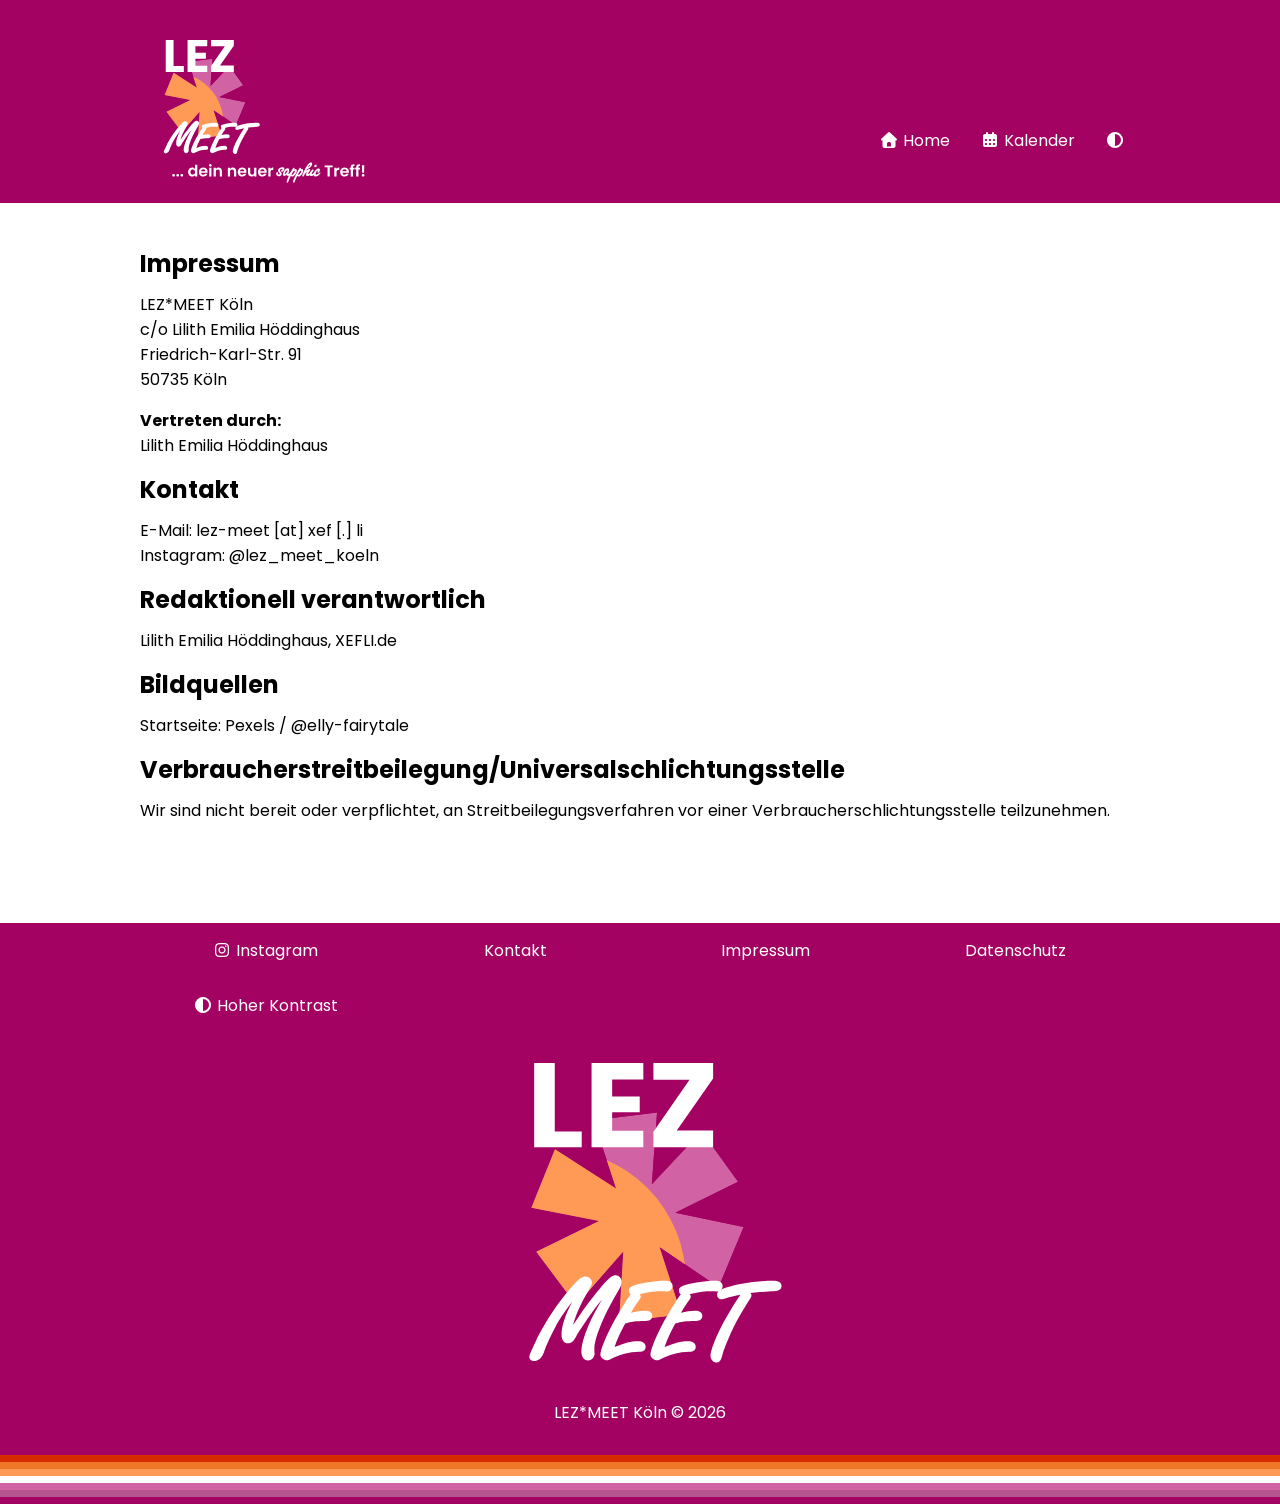
<file: impressum.html>
<!DOCTYPE html>
<html lang="en">

<head>
    <meta charset="UTF-8">
    <meta name="viewport" content="height=device-height, width=device-width, initial-scale=1.0, minimum-scale=1.0, target-densitydpi=device-dpi">
    <title>LEZ*MEET... dein neuer sapphic Treff!</title>
    <link rel="stylesheet" href="css/fonts.css">
    <link rel="stylesheet" href="css/style.css?1">
    <!--script src="https://cdnjs.cloudflare.com/ajax/libs/jquery/3.7.1/jquery.min.js"></script-->
    <script src="js/scroll.js" defer></script>
    <!--script src="js/intersectionobserver.js" defer></script-->
    <script src="js/accessibility.js" defer></script>
    <link rel="shortcut icon" href="assets/asterisk-with-colors.svg" type="image/x-icon">
    <link rel="icon" href="favicon.ico" type="image/x-icon">
    <!--base href="https://fhoeddinghaus.github.io/lez_meet_koeln/"-->

</head>

<body>
    <header class="bg-darkrose fg-white poppins-regular" id="headerouter">
        <div class="header-inner container">
            <a href="./" aria-label="Startseite" tabindex="-1">
                <img class="header-logo" id="headerlogo" src="./assets/logo-white-with-slogan.svg" alt="Logo: LEZ*MEET... dein neuer sapphic Treff!" />
                <img class="header-logo-small" src="./assets/logo-white.svg" alt="Logo: LEZ*MEET... dein neuer sapphic Treff!" />
            </a>
            <nav class="header-nav" id="headernav">
                <a class="nav-item" href="./#" id="nav-ueber" aria-label="Home" tabindex="1"><i class="fa-solid fa-house"></i> Home</a>
                <a class="nav-item" href="./kalender.html" id="nav-kalender" aria-label="Kalender" tabindex="2"><i class="fa-solid fa-calendar-days"></i> Kalender</a>
                <a class="nav-item no-hover button-high-contrast" aria-label="Hoher Kontrast aktivieren/deaktivieren" title="Hoher Kontrast (aktivieren/deaktivieren)" tabindex="3" href="#"><i class="fa-solid fa-circle-half-stroke"></i></a>
            </nav>
        </div>
    </header>

    <main class="poppins-regular">
        <spacer></spacer>
        <div class="container">
            <!-- e-recht24.de Impressum START-->
            <h2>Impressum</h2>
            <p>LEZ*MEET K&ouml;ln<br />
            c/o Lilith Emilia H&ouml;ddinghaus<br />
            Friedrich-Karl-Str. 91<br />
            50735 K&ouml;ln</p>

            <p><strong>Vertreten durch:</strong><br />
            Lilith Emilia H&ouml;ddinghaus</p>

            <h2>Kontakt</h2>
            <p>E-Mail: lez-meet [at] xef [.] li<br>
            Instagram: @lez_meet_koeln</p>

            <h2>Redaktionell verantwortlich</h2>
            <p>Lilith Emilia H&ouml;ddinghaus, XEFLI.de</p>

            <h2>Bildquellen</h2>
            <p>Startseite: Pexels / @elly-fairytale</p>

            <h2>Verbraucher&shy;streit&shy;beilegung/Universal&shy;schlichtungs&shy;stelle</h2>
            <p>Wir sind nicht bereit oder verpflichtet, an Streitbeilegungsverfahren vor einer Verbraucherschlichtungsstelle teilzunehmen.</p>
            <!-- Impressum ENDE-->
        </div>
        <spacer></spacer>
    </main>



    <footer>
        <div class="footer-links bg-darkrose fg-white poppins-regular">
            <div class="container">
                <a class="nav-item" href="https://instagram.com/lez_meet_koeln/" target="_blank"><i class="fa-brands fa-instagram"></i> Instagram</a>
                <a class="nav-item" href="./kontakt.html">Kontakt</a>
                <a class="nav-item" href="./impressum.html">Impressum</a>                
                <a href="./datenschutz.html" class="nav-item">Datenschutz</a>
                <a class="nav-item button-high-contrast" href="#" aria-label="Hoher Kontrast aktivieren/deaktivieren" title="Hoher Kontrast (aktivieren/deaktivieren)"><i class="fa-solid fa-circle-half-stroke"></i> Hoher Kontrast</a>
            </div>
        </div>
        <spacer class="bg-darkrose"></spacer>
        <center class="bg-darkrose fg-white poppins-regular"><img src="./assets/logo-white.svg" height="300px" alt="Logo: LEZ*MEET... dein neuer sapphic Treff!" />
            <br>
            <spacer></spacer>
            LEZ*MEET Köln &copy; 2026
            <spacer></spacer>
        </center>
        <div class="footer-flag">
            <span class="bg-darkorange"></span>
            <span class="bg-orange"></span>
            <span class="bg-lightorange"></span>
            <span class="bg-white"></span>
            <span class="bg-pink"></span>
            <span class="bg-dustypink"></span>
            <span class="bg-darkrose"></span></div>
    </footer>
</body>

</html>
</file>
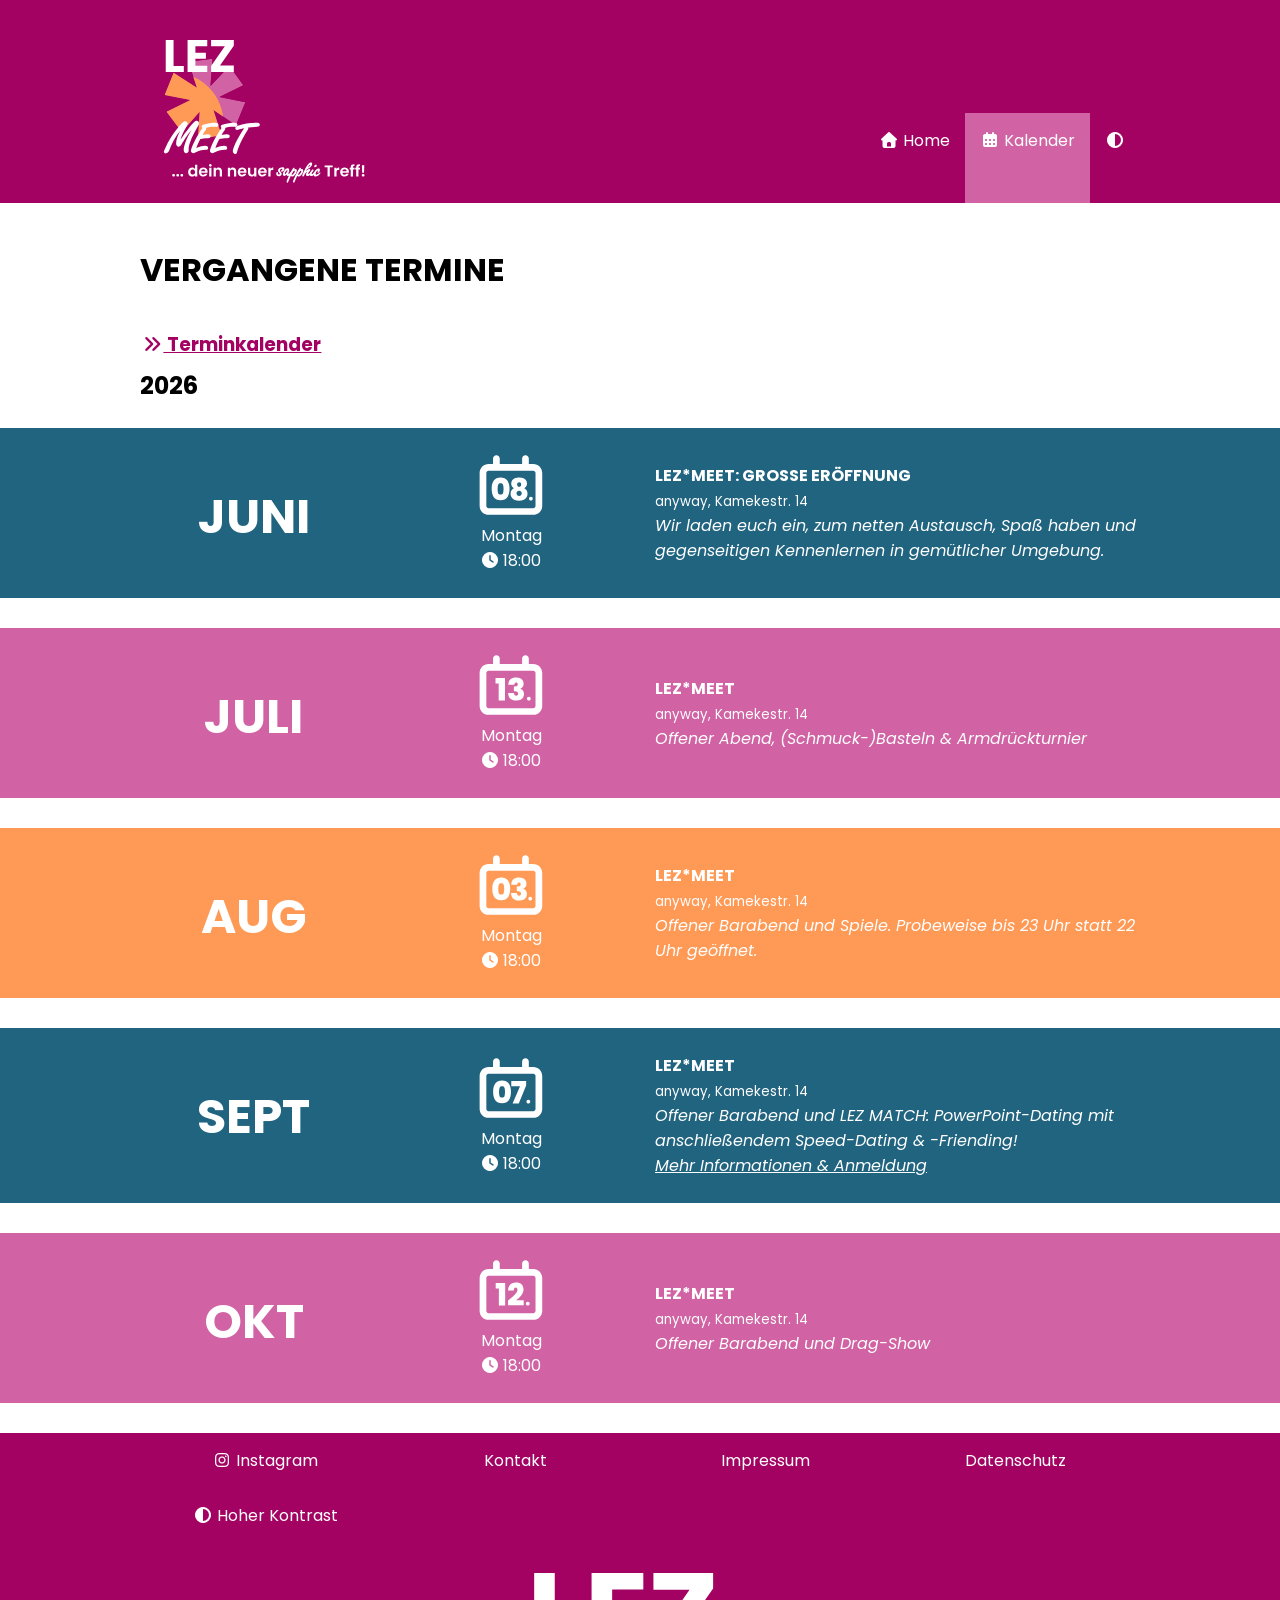
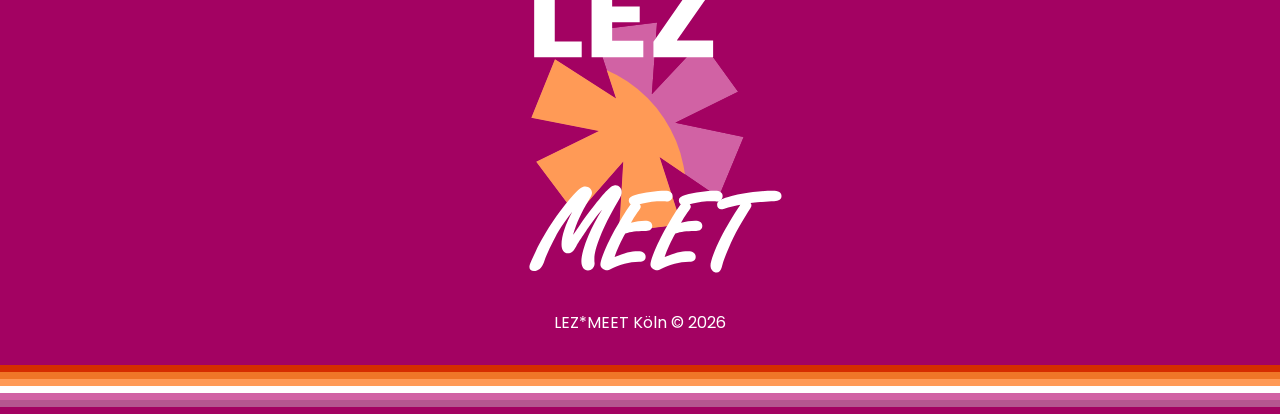
<file: kalender-archiv.html>
<!DOCTYPE html>
<html lang="en">

<head>
    <meta charset="UTF-8">
    <meta name="viewport" content="height=device-height, width=device-width, initial-scale=1.0, minimum-scale=1.0, target-densitydpi=device-dpi">
    <title>LEZ*MEET... dein neuer sapphic Treff!</title>
    <link rel="stylesheet" href="css/fonts.css">
    <link rel="stylesheet" href="css/style.css?2">
    <link rel="stylesheet" href="css/calendar.css?2">
    <!--script src="https://cdnjs.cloudflare.com/ajax/libs/jquery/3.7.1/jquery.min.js"></script-->
    <script src="js/scroll.js" defer></script>
    <!--script src="js/intersectionobserver.js" defer></script-->
    <script src="js/accessibility.js" defer></script>
    <link rel="shortcut icon" href="assets/asterisk-with-colors.svg" type="image/x-icon">
    <link rel="icon" href="favicon.ico" type="image/x-icon">
    <meta name="keywords" content="LEZ*MEET, LEZ*MEET Köln, sapphic Treff, sapphisch, Sapphic Community, lesbische Frauen Köln, bisexuelle Frauen Köln, queere Frauen Köln, queere Community Köln, nichtbinäre Personen, FLINTA Treff Köln, Safer Space Köln, LGBTQIA+ Köln, queerer Treff Köln, Community Event Köln, queere Veranstaltungen Köln, lesbischer Stammtisch Köln, junge queere Erwachsene, queer 24 bis 35, Ehrenamt Köln, anyway e.V., Queer Vernetzung Köln, queere Freundschaften, queer Austausch, queer Events Köln, Sappho Begriff, queer feministischer Raum, Terminkalender">
    <meta name="description" content="Lesbischer & queerer Treff in Köln für Sapphics von 24–35: LEZ*MEET ist dein Safer Space zum Vernetzen, Austauschen & Freund:innen treffen.">
    <!--base href="https://fhoeddinghaus.github.io/lez_meet_koeln/"-->

</head>

<body>
    <header class="bg-darkrose fg-white poppins-regular" id="headerouter">
        <div class="header-inner container">
            <a href="./" aria-label="Startseite" tabindex="-1">
                <img class="header-logo" id="headerlogo" src="./assets/logo-white-with-slogan.svg" alt="Logo: LEZ*MEET... dein neuer sapphic Treff!" />
                <img class="header-logo-small" src="./assets/logo-white.svg" alt="Logo: LEZ*MEET... dein neuer sapphic Treff!" />
            </a>
            <nav class="header-nav" id="headernav">
                <a class="nav-item" href="./" id="nav-ueber" aria-label="Home" tabindex="1"><i class="fa-solid fa-house"></i> Home</a>
                <a class="nav-item active" href="./kalender.html" id="nav-kalender" aria-label="Kalender" tabindex="2"><i class="fa-solid fa-calendar-days"></i> Kalender</a>
                <a class="nav-item no-hover button-high-contrast" aria-label="Hoher Kontrast aktivieren/deaktivieren" title="Hoher Kontrast (aktivieren/deaktivieren)" tabindex="3" href="#"><i class="fa-solid fa-circle-half-stroke"></i></a>
            </nav>
        </div>
    </header>

    <main class="poppins-regular">
        <spacer></spacer>
        <div class="container">
            <h1>VERGANGENE TERMINE</h1>
        </div>

        <spacer></spacer>

        <div class="container">
            <h3><a href="/kalender.html"><i class="fa-solid fa-angles-right"></i> Terminkalender</a></h3>
        </div>
        <div class="container">
            <h2>2026</h2>
        </div>
        <spacer></spacer>
        <div class="wrapper june">
            <div class="container p-15 month month-single">
                <h2 class="fg-white" id="june">JUNI</h2>
                <div class="event">
                    <div class="date">
                        <img src="./assets/days/Day_8.svg" alt="08. Juni" class="day">
                        <span class="weekday">Montag</span>
                        <span class="time">18:00</span>
                    </div>
                    <div class="event-text">
                        <b>LEZ*MEET: GROSSE ERÖFFNUNG</b><br>
                        <small>anyway, Kamekestr. 14</small> <br>
                        <em>Wir laden euch ein, zum netten Austausch, Spaß haben und gegenseitigen Kennenlernen in gemütlicher Umgebung.</em>
                    </div>
                </div>
            </div>
        </div>
        <spacer></spacer>
        <div class="wrapper july">
            <div class="container p-15 month month-single">
                <h2 class="fg-white" id="july">JULI</h2>
                <div class="event">
                    <div class="date">
                        <img src="./assets/days/Day_13.svg" alt="13. Juli" title="13. Juli" class="day">
                        <span class="weekday">Montag</span>
                        <span class="time">18:00</span>
                    </div>
                    <div class="event-text">
                        <b>LEZ*MEET</b><br>
                        <small>anyway, Kamekestr. 14</small><br>
                        <em>Offener Abend, (Schmuck-)Basteln &amp; Armdrückturnier</em>
                    </div>
                </div>
            </div>
        </div>
        <spacer></spacer>
        <div class="wrapper august">
            <div class="container p-15 month month-single">
                <h2 class="fg-white" id="august">AUG<span class="show-only-xxs">UST</span></h2>
                <div class="event">
                    <div class="date">
                        <img src="./assets/days/Day_3.svg" alt="3. August" title="3. August" class="day">
                        <span class="weekday">Montag</span>
                        <span class="time">18:00</span>
                    </div>
                    <div class="event-text">
                        <b>LEZ*MEET</b><br>
                        <small>anyway, Kamekestr. 14</small><br>
                        <em>Offener Barabend und Spiele. Probeweise bis 23 Uhr statt 22 Uhr geöffnet.</em>
                    </div>
                </div>
            </div>
        </div>
        <spacer></spacer>
        <div class="wrapper september">
            <div class="container p-15 month month-single">
                <h2 class="fg-white" id="september">SEPT<span class="show-only-xxs">EMBER</span></h2>
                <div class="event">
                    <div class="date">
                        <img src="./assets/days/Day_7.svg" alt="7. September" title="7. September" class="day">
                        <span class="weekday">Montag</span>
                        <span class="time">18:00</span>
                    </div>
                    <div class="event-text">
                        <b>LEZ*MEET</b><br>
                        <small>anyway, Kamekestr. 14</small><br>
                        <em>Offener Barabend und LEZ MATCH: PowerPoint-Dating mit anschließendem Speed-Dating &amp; -Friending! <a href="./lez-match.html" class="fg-white">Mehr Informationen &amp; Anmeldung</a></em>
                    </div>
                </div>
            </div>
        </div>
        <spacer></spacer>

        <div class="wrapper october">
            <div class="container p-15 month month-single">
                <h2 class="fg-white" id="october">OKT<span class="show-only-xxs">OBER</span></h2>
                <div class="event">
                    <div class="date">
                        <img src="./assets/days/Day_12.svg" alt="12. Oktober" title="12. Oktober" class="day">
                        <span class="weekday">Montag</span>
                        <span class="time">18:00</span>
                    </div>
                    <div class="event-text">
                        <b>LEZ*MEET</b><br>
                        <small>anyway, Kamekestr. 14</small><br>
                        <em>Offener Barabend und Drag-Show</em>
                    </div>
                </div>
            </div>
        </div>
        <spacer></spacer>


    </main>



    <footer>
        <div class="footer-links bg-darkrose fg-white poppins-regular">
            <div class="container">
                <a class="nav-item" href="https://instagram.com/lez_meet_koeln/" target="_blank"><i class="fa-brands fa-instagram"></i> Instagram</a>
                <a class="nav-item" href="./kontakt.html">Kontakt</a>
                <a class="nav-item" href="./impressum.html">Impressum</a>                
                <a href="./datenschutz.html" class="nav-item">Datenschutz</a>
                <a class="nav-item button-high-contrast" href="#" aria-label="Hoher Kontrast aktivieren/deaktivieren" title="Hoher Kontrast (aktivieren/deaktivieren)"><i class="fa-solid fa-circle-half-stroke"></i> Hoher Kontrast</a>
            </div>
        </div>
        <spacer class="bg-darkrose"></spacer>
        <center class="bg-darkrose fg-white poppins-regular"><img src="./assets/logo-white.svg" height="300px" alt="Logo: LEZ*MEET... dein neuer sapphic Treff!" />
            <br>
            <spacer></spacer>
            LEZ*MEET Köln &copy; 2026
            <spacer></spacer>
        </center>
        <div class="footer-flag">
            <span class="bg-darkorange"></span>
            <span class="bg-orange"></span>
            <span class="bg-lightorange"></span>
            <span class="bg-white"></span>
            <span class="bg-pink"></span>
            <span class="bg-dustypink"></span>
            <span class="bg-darkrose"></span></div>
    </footer>
</body>

</html>
</file>
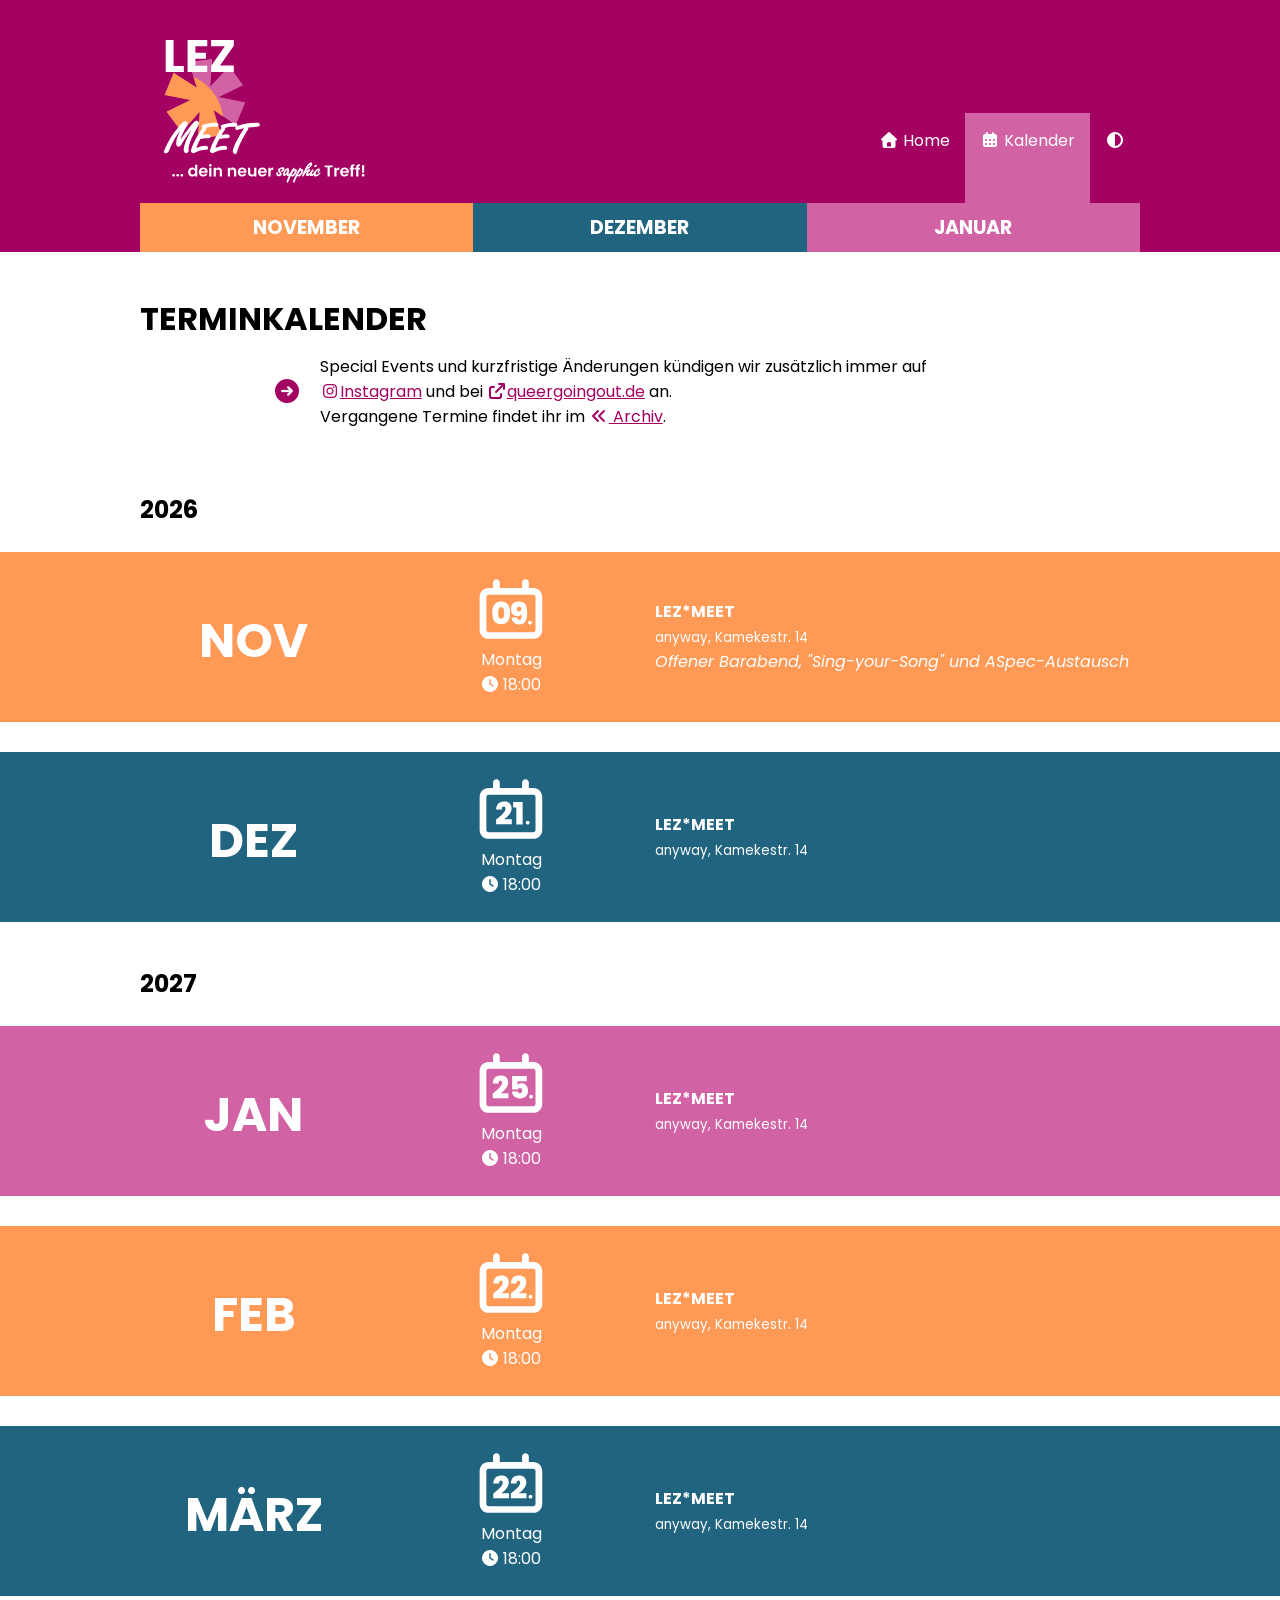
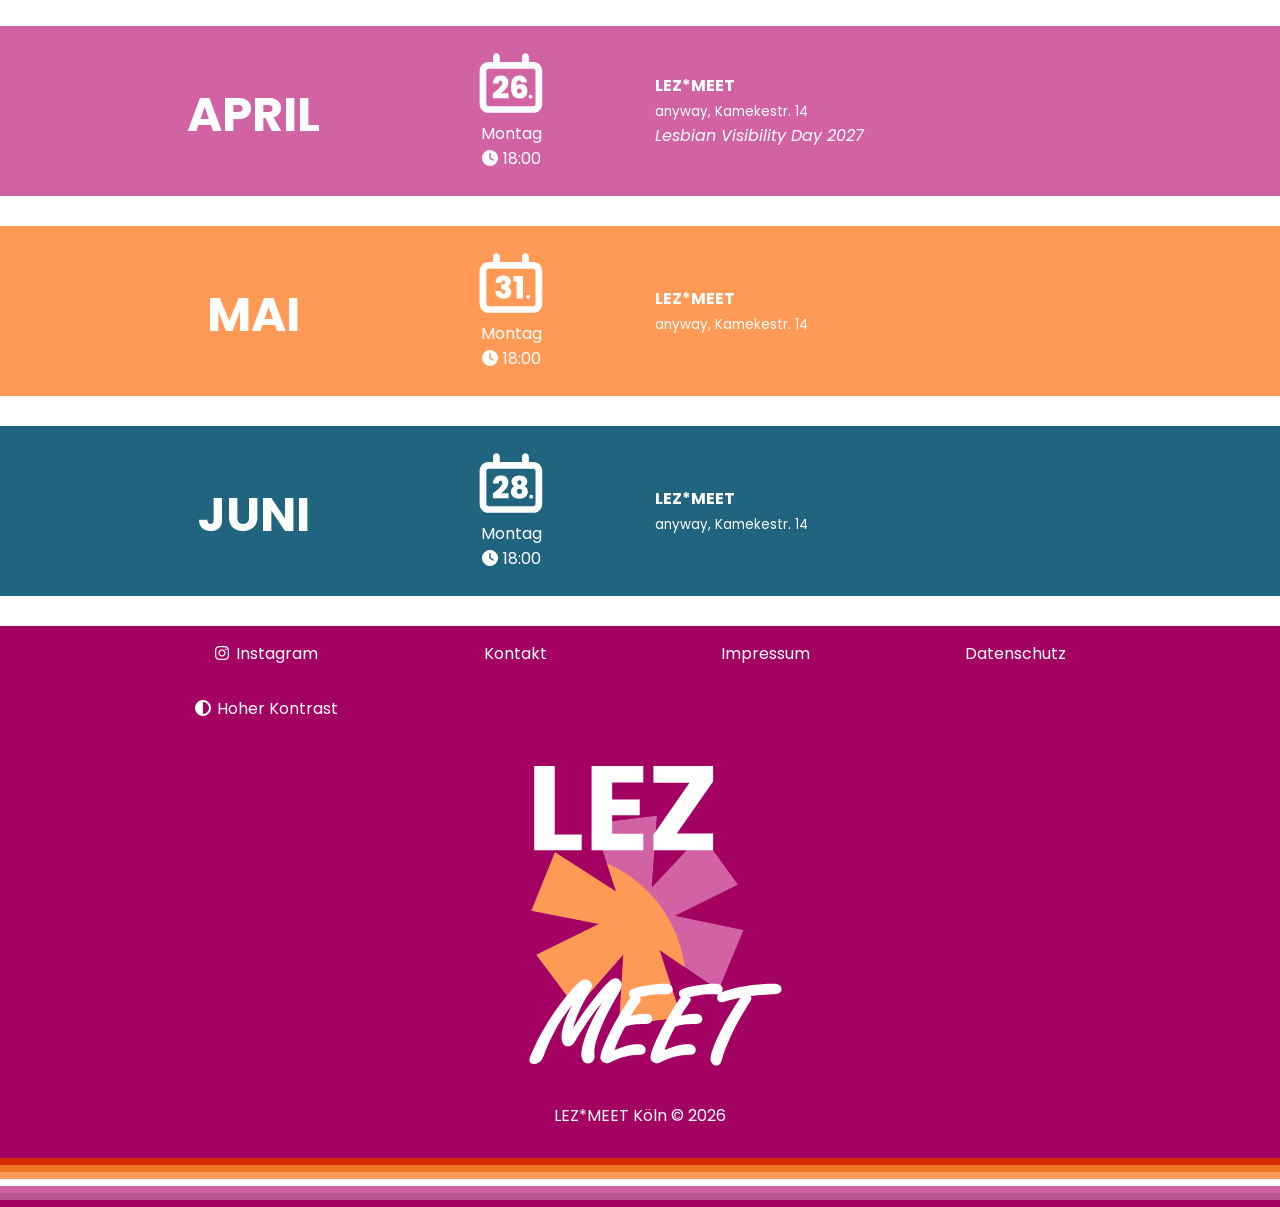
<file: kalender.html>
<!DOCTYPE html>
<html lang="en">

<head>
    <meta charset="UTF-8">
    <meta name="viewport" content="height=device-height, width=device-width, initial-scale=1.0, minimum-scale=1.0, target-densitydpi=device-dpi">
    <title>LEZ*MEET... dein neuer sapphic Treff!</title>
    <link rel="stylesheet" href="css/fonts.css">
    <link rel="stylesheet" href="css/style.css?2">
    <link rel="stylesheet" href="css/calendar.css?2">
    <!--script src="https://cdnjs.cloudflare.com/ajax/libs/jquery/3.7.1/jquery.min.js"></script-->
    <script src="js/scroll.js" defer></script>
    <!--script src="js/intersectionobserver.js" defer></script-->
    <script src="js/accessibility.js" defer></script>
    <link rel="shortcut icon" href="assets/asterisk-with-colors.svg" type="image/x-icon">
    <link rel="icon" href="favicon.ico" type="image/x-icon">
    <meta name="keywords" content="LEZ*MEET, LEZ*MEET Köln, sapphic Treff, sapphisch, Sapphic Community, lesbische Frauen Köln, bisexuelle Frauen Köln, queere Frauen Köln, queere Community Köln, nichtbinäre Personen, FLINTA Treff Köln, Safer Space Köln, LGBTQIA+ Köln, queerer Treff Köln, Community Event Köln, queere Veranstaltungen Köln, lesbischer Stammtisch Köln, junge queere Erwachsene, queer 24 bis 35, Ehrenamt Köln, anyway e.V., Queer Vernetzung Köln, queere Freundschaften, queer Austausch, queer Events Köln, Sappho Begriff, queer feministischer Raum, Terminkalender">
    <meta name="description" content="Lesbischer & queerer Treff in Köln für Sapphics von 24–35: LEZ*MEET ist dein Safer Space zum Vernetzen, Austauschen & Freund:innen treffen.">
    <!--base href="https://fhoeddinghaus.github.io/lez_meet_koeln/"-->

</head>

<body>
    <header class="bg-darkrose fg-white poppins-regular" id="headerouter">
        <div class="header-inner container">
            <a href="./" aria-label="Startseite" tabindex="-1">
                <img class="header-logo" id="headerlogo" src="./assets/logo-white-with-slogan.svg" alt="Logo: LEZ*MEET... dein neuer sapphic Treff!" />
                <img class="header-logo-small" src="./assets/logo-white.svg" alt="Logo: LEZ*MEET... dein neuer sapphic Treff!" />
            </a>
            <nav class="header-nav" id="headernav">
                <a class="nav-item" href="./" id="nav-ueber" aria-label="Home" tabindex="1"><i class="fa-solid fa-house"></i> Home</a>
                <a class="nav-item active" href="./kalender.html" id="nav-kalender" aria-label="Kalender" tabindex="2"><i class="fa-solid fa-calendar-days"></i> Kalender</a>
                <a class="nav-item no-hover button-high-contrast" aria-label="Hoher Kontrast aktivieren/deaktivieren" title="Hoher Kontrast (aktivieren/deaktivieren)" tabindex="3" href="#"><i class="fa-solid fa-circle-half-stroke"></i></a>
            </nav>
        </div>
    </header>
    <subheader>
        <div class="container g-3x1">
            <a href="#november" class="month-nav-item november">NOVEMBER</a>
            <a href="#december" class="month-nav-item december">DEZEMBER</a>
            <a href="#january" class="month-nav-item january">JANUAR</a>
            <!--a href="#february" class="month-nav-item february">FEBRUAR</a-->
            <!-- <a href="#march" class="month-nav-item march">MÄRZ</a> -->
            <!--a href="#june" class="month-nav-item june">JUNI</a-->
            <!--a href="#july" class="month-nav-item july">JULI</a-->
            <!--a href="#august" class="month-nav-item august">AUGUST</a-->
            <!--a href="#september" class="month-nav-item september">SEPTEMBER</a-->
            <!--a href="#october" class="month-nav-item october">OKTOBER</a-->
        </div>
    </subheader>

    <main class="poppins-regular">
        <spacer></spacer>
        <div class="container">
            <h1>TERMINKALENDER</h1>
        </div>
        <div class="container g-8x1">
            <table class="gc-1v6v1">
                <tr>
                    <td class="fs-1_5em pr-15 fg-darkrose"><i class="fa-solid fa-circle-arrow-right"></i></td>
                    <td>
                        <p>Special Events und kurzfristige Änderungen kündigen wir zusätzlich immer auf 
                            <a href="https://instagram.com/lez_meet_koeln/" target="_blank"><i class="fa-brands fa-instagram"></i>Instagram</a> 
                            und bei <a href="https://www.queergoingout.de/" target="_blank"><i class="fa-solid fa-arrow-up-right-from-square"></i>queergoingout.de</a> 
                            an. <br>
                            Vergangene Termine findet ihr im <a href="/kalender-archiv.html"><i class="fa-solid fa-angles-left"></i> Archiv</a>.
                        </p>
                    </td>
                </tr>
            </table>
        </div>

        <spacer></spacer>
        <!--div class="wrapper fg-white hc-fg-black january">
            <div class="container p-15 month month-2">
                <h2 class="fg-white" id="january">JANUAR</h2>
                <div class="event">
                    <div class="date">
                        <img src="./assets/days/Day_1.svg" alt="01. Januar" class="day">
                        <span class="weekday">Montag</span>
                        <span class="time">18:00</span>
                    </div>
                    <div class="event-text">
                        <b>LEZ*MEET</b><br>
                        <small>anyway, Kamekestr. 14</small>
                    </div>
                </div>
                <div class="event">
                    <div class="date">
                        <img src="./assets/days/Day_2.svg" alt="02. Januar" class="day">
                        <span class="weekday">Montag</span>
                        <span class="time">18:00</span>
                    </div>
                    <div class="event-text">
                        <b>LEZ*MEET</b><br>
                        <small>anyway, Kamekestr. 14</small>
                    </div>
                </div>
                <div class="event">
                    <div class="date">
                        <img src="./assets/days/Day_3.svg" alt="03. Januar" class="day">
                        <span class="weekday">Montag</span>
                        <span class="time">18:00</span>
                    </div>
                    <div class="event-text">
                        <b>LEZ*MEET</b><br>
                        <small>anyway, Kamekestr. 14</small>
                    </div>
                </div>
                <div class="event">
                    <div class="date">
                        <img src="./assets/days/Day_4.svg" alt="04. Januar" class="day">
                        <span class="weekday">Montag</span>
                        <span class="time">18:00</span>
                    </div>
                    <div class="event-text">
                        <b>LEZ*MEET</b><br>
                        <small>anyway, Kamekestr. 14</small>
                    </div>
                </div>
            </div>
        </div>

        <spacer></spacer>
        <div class="wrapper fg-white hc-fg-black february">
            <div class="container p-15 month month-2">
                <h2 class="fg-white" id="february">FEBRUAR</h2>
                <div class="event">
                    <div class="date">
                        <img src="./assets/days/Day_1.svg" alt="01. Februar" class="day">
                        <span class="weekday">Montag</span>
                        <span class="time">18:00</span>
                    </div>
                    <div class="event-text">
                        <b>LEZ*MEET</b><br>
                        <small>anyway, Kamekestr. 14</small>
                    </div>
                </div>
                <div class="event">
                    <div class="date">
                        <img src="./assets/days/Day_2.svg" alt="02. Februar" class="day">
                        <span class="weekday">Montag</span>
                        <span class="time">18:00</span>
                    </div>
                    <div class="event-text">
                        <b>LEZ*MEET</b><br>
                        <small>anyway, Kamekestr. 14</small>
                    </div>
                </div>
                <div class="event">
                    <div class="date">
                        <img src="./assets/days/Day_3.svg" alt="03. Februar" class="day">
                        <span class="weekday">Montag</span>
                        <span class="time">18:00</span>
                    </div>
                    <div class="event-text">
                        <b>LEZ*MEET</b><br>
                        <small>anyway, Kamekestr. 14</small>
                    </div>
                </div>
                <div class="event">
                    <div class="date">
                        <img src="./assets/days/Day_4.svg" alt="04. Februar" class="day">
                        <span class="weekday">Montag</span>
                        <span class="time">18:00</span>
                    </div>
                    <div class="event-text">
                        <b>LEZ*MEET</b><br>
                        <small>anyway, Kamekestr. 14</small>
                    </div>
                </div>
            </div>
        </div>

        <spacer></spacer>
        <div class="wrapper fg-white march">
            <div class="container p-15 month month-2">
                <h2 class="fg-white" id="march">MÄRZ</h2>
                <div class="event">
                    <div class="date">
                        <img src="./assets/days/Day_1.svg" alt="01. März" class="day">
                        <span class="weekday">Montag</span>
                        <span class="time">18:00</span>
                    </div>
                    <div class="event-text">
                        <b>LEZ*MEET</b><br>
                        <small>anyway, Kamekestr. 14</small>
                    </div>
                </div>
                <div class="event">
                    <div class="date">
                        <img src="./assets/days/Day_2.svg" alt="02. März" class="day">
                        <span class="weekday">Montag</span>
                        <span class="time">18:00</span>
                    </div>
                    <div class="event-text">
                        <b>LEZ*MEET</b><br>
                        <small>anyway, Kamekestr. 14</small>
                    </div>
                </div>
                <div class="event">
                    <div class="date">
                        <img src="./assets/days/Day_3.svg" alt="03. März" class="day">
                        <span class="weekday">Montag</span>
                        <span class="time">18:00</span>
                    </div>
                    <div class="event-text">
                        <b>LEZ*MEET</b><br>
                        <small>anyway, Kamekestr. 14</small>
                    </div>
                </div>
                <div class="event">
                    <div class="date">
                        <img src="./assets/days/Day_4.svg" alt="04. März" class="day">
                        <span class="weekday">Montag</span>
                        <span class="time">18:00</span>
                    </div>
                    <div class="event-text">
                        <b>LEZ*MEET</b><br>
                        <small>anyway, Kamekestr. 14</small>
                    </div>
                </div>
            </div>
        </div>

        <spacer></spacer-->
        
        <div class="container">
            <h2>2026</h2>
        </div>
        <spacer></spacer>
        <!--div class="wrapper june">
            <div class="container p-15 month month-single">
                <h2 class="fg-white" id="june">JUNI</h2>
                <div class="event">
                    <div class="date">
                        <img src="./assets/days/Day_8.svg" alt="08. Juni" class="day">
                        <span class="weekday">Montag</span>
                        <span class="time">18:00</span>
                    </div>
                    <div class="event-text">
                        <b>LEZ*MEET: GROSSE ERÖFFNUNG</b><br>
                        <small>anyway, Kamekestr. 14</small> <br>
                        <em>Wir laden euch ein, zum netten Austausch, Spaß haben und gegenseitigen Kennenlernen in gemütlicher Umgebung.</em>
                    </div>
                </div>
            </div>
        </div>
        <spacer></spacer-->
        <!--div class="wrapper july">
            <div class="container p-15 month month-single">
                <h2 class="fg-white" id="july">JULI</h2>
                <div class="event">
                    <div class="date">
                        <img src="./assets/days/Day_13.svg" alt="13. Juli" title="13. Juli" class="day">
                        <span class="weekday">Montag</span>
                        <span class="time">18:00</span>
                    </div>
                    <div class="event-text">
                        <b>LEZ*MEET</b><br>
                        <small>anyway, Kamekestr. 14</small><br>
                        <em>Offener Abend, (Schmuck-)Basteln &amp; Armdrückturnier</em>
                    </div>
                </div>
            </div>
        </div>
        <spacer></spacer-->
        <!--div class="wrapper august">
            <div class="container p-15 month month-single">
                <h2 class="fg-white" id="august">AUG<span class="show-only-xxs">UST</span></h2>
                <div class="event">
                    <div class="date">
                        <img src="./assets/days/Day_3.svg" alt="3. August" title="3. August" class="day">
                        <span class="weekday">Montag</span>
                        <span class="time">18:00</span>
                    </div>
                    <div class="event-text">
                        <b>LEZ*MEET</b><br>
                        <small>anyway, Kamekestr. 14</small><br>
                        <em>Offener Barabend und Spiele. Probeweise bis 23 Uhr statt 22 Uhr geöffnet.</em>
                    </div>
                </div>
            </div>
        </div>
        <spacer></spacer-->
        <!--div class="wrapper september">
            <div class="container p-15 month month-single">
                <h2 class="fg-white" id="september">SEPT<span class="show-only-xxs">EMBER</span></h2>
                <div class="event">
                    <div class="date">
                        <img src="./assets/days/Day_7.svg" alt="7. September" title="7. September" class="day">
                        <span class="weekday">Montag</span>
                        <span class="time">18:00</span>
                    </div>
                    <div class="event-text">
                        <b>LEZ*MEET</b><br>
                        <small>anyway, Kamekestr. 14</small><br>
                        <em>Offener Barabend und LEZ MATCH: PowerPoint-Dating mit anschließendem Speed-Dating &amp; -Friending! <a href="./lez-match.html" class="fg-white">Mehr Informationen &amp; Anmeldung</a></em>
                    </div>
                </div>
            </div>
        </div>
        <spacer></spacer-->

        <!--div class="wrapper october">
            <div class="container p-15 month month-single">
                <h2 class="fg-white" id="october">OKT<span class="show-only-xxs">OBER</span></h2>
                <div class="event">
                    <div class="date">
                        <img src="./assets/days/Day_12.svg" alt="12. Oktober" title="12. Oktober" class="day">
                        <span class="weekday">Montag</span>
                        <span class="time">18:00</span>
                    </div>
                    <div class="event-text">
                        <b>LEZ*MEET</b><br>
                        <small>anyway, Kamekestr. 14</small><br>
                        <em>Offener Barabend und Drag-Show</em>
                    </div>
                </div>
            </div>
        </div>
        <spacer></spacer-->

        <div class="wrapper november">
            <div class="container p-15 month month-single">
                <h2 class="fg-white" id="november">NOV<span class="show-only-xxs">EMBER</span></h2>
                <div class="event">
                    <div class="date">
                        <img src="./assets/days/Day_9.svg" alt="9. November" title="9. November" class="day">
                        <span class="weekday">Montag</span>
                        <span class="time">18:00</span>
                    </div>
                    <div class="event-text">
                        <b>LEZ*MEET</b><br>
                        <small>anyway, Kamekestr. 14</small><br>
                        <em>Offener Barabend, "Sing-your-Song" und ASpec-Austausch</em>
                    </div>
                </div>
            </div>
        </div>
        <spacer></spacer>

        <div class="wrapper december">
            <div class="container p-15 month month-single">
                <h2 class="fg-white" id="december">DEZ<span class="show-only-xxs">EMBER</span></h2>
                <div class="event">
                    <div class="date">
                        <img src="./assets/days/Day_21.svg" alt="21. Dezember" title="21. Dezember" class="day">
                        <span class="weekday">Montag</span>
                        <span class="time">18:00</span>
                    </div>
                    <div class="event-text">
                        <b>LEZ*MEET</b><br>
                        <small>anyway, Kamekestr. 14</small>
                    </div>
                </div>
            </div>
        </div>
        <spacer></spacer>

        <div class="container">
            <h2>2027</h2>
        </div>

        <spacer></spacer>

        <div class="wrapper january">
            <div class="container p-15 month month-single">
                <h2 class="fg-white" id="january">JAN<span class="show-only-xxs">UAR</span></h2>
                <div class="event">
                    <div class="date">
                        <img src="./assets/days/Day_25.svg" alt="25. Januar" title="25. Januar" class="day">
                        <span class="weekday">Montag</span>
                        <span class="time">18:00</span>
                    </div>
                    <div class="event-text">
                        <b>LEZ*MEET</b><br>
                        <small>anyway, Kamekestr. 14</small>
                    </div>
                </div>
            </div>
        </div>
        <spacer></spacer>

        <div class="wrapper february">
            <div class="container p-15 month month-single">
                <h2 class="fg-white" id="february">FEB<span class="show-only-xxs">RUAR</span></h2>
                <div class="event">
                    <div class="date">
                        <img src="./assets/days/Day_22.svg" alt="22. Februar" title="22. Februar" class="day">
                        <span class="weekday">Montag</span>
                        <span class="time">18:00</span>
                    </div>
                    <div class="event-text">
                        <b>LEZ*MEET</b><br>
                        <small>anyway, Kamekestr. 14</small>
                    </div>
                </div>
            </div>
        </div>
        <spacer></spacer>

        <div class="wrapper march">
            <div class="container p-15 month month-single">
                <h2 class="fg-white" id="march">MÄRZ</h2>
                <div class="event">
                    <div class="date">
                        <img src="./assets/days/Day_22.svg" alt="22. März" title="22. März" class="day">
                        <span class="weekday">Montag</span>
                        <span class="time">18:00</span>
                    </div>
                    <div class="event-text">
                        <b>LEZ*MEET</b><br>
                        <small>anyway, Kamekestr. 14</small>
                    </div>
                </div>
            </div>
        </div>
        <spacer></spacer>

        <div class="wrapper april">
            <div class="container p-15 month month-single">
                <h2 class="fg-white" id="april">APRIL</h2>
                <div class="event">
                    <div class="date">
                        <img src="./assets/days/Day_26.svg" alt="26. April" title="26. April" class="day">
                        <span class="weekday">Montag</span>
                        <span class="time">18:00</span>
                    </div>
                    <div class="event-text">
                        <b>LEZ*MEET</b><br>
                        <small>anyway, Kamekestr. 14</small><br>
                        <em>Lesbian Visibility Day 2027</em>
                    </div>
                </div>
            </div>
        </div>
        <spacer></spacer>

        <div class="wrapper may">
            <div class="container p-15 month month-single">
                <h2 class="fg-white" id="may">MAI</h2>
                <div class="event">
                    <div class="date">
                        <img src="./assets/days/Day_31.svg" alt="31. Mai" title="31. Mai" class="day">
                        <span class="weekday">Montag</span>
                        <span class="time">18:00</span>
                    </div>
                    <div class="event-text">
                        <b>LEZ*MEET</b><br>
                        <small>anyway, Kamekestr. 14</small>
                    </div>
                </div>
            </div>
        </div>
        <spacer></spacer>

        <div class="wrapper june">
            <div class="container p-15 month month-single">
                <h2 class="fg-white" id="june">JUNI</h2>
                <div class="event">
                    <div class="date">
                        <img src="./assets/days/Day_28.svg" alt="28. Juni" title="28. Juni" class="day">
                        <span class="weekday">Montag</span>
                        <span class="time">18:00</span>
                    </div>
                    <div class="event-text">
                        <b>LEZ*MEET</b><br>
                        <small>anyway, Kamekestr. 14</small>
                    </div>
                </div>
            </div>
        </div>
        <spacer></spacer>


    </main>



    <footer>
        <div class="footer-links bg-darkrose fg-white poppins-regular">
            <div class="container">
                <a class="nav-item" href="https://instagram.com/lez_meet_koeln/" target="_blank"><i class="fa-brands fa-instagram"></i> Instagram</a>
                <a class="nav-item" href="./kontakt.html">Kontakt</a>
                <a class="nav-item" href="./impressum.html">Impressum</a>                
                <a href="./datenschutz.html" class="nav-item">Datenschutz</a>
                <a class="nav-item button-high-contrast" href="#" aria-label="Hoher Kontrast aktivieren/deaktivieren" title="Hoher Kontrast (aktivieren/deaktivieren)"><i class="fa-solid fa-circle-half-stroke"></i> Hoher Kontrast</a>
            </div>
        </div>
        <spacer class="bg-darkrose"></spacer>
        <center class="bg-darkrose fg-white poppins-regular"><img src="./assets/logo-white.svg" height="300px" alt="Logo: LEZ*MEET... dein neuer sapphic Treff!" />
            <br>
            <spacer></spacer>
            LEZ*MEET Köln &copy; 2026
            <spacer></spacer>
        </center>
        <div class="footer-flag">
            <span class="bg-darkorange"></span>
            <span class="bg-orange"></span>
            <span class="bg-lightorange"></span>
            <span class="bg-white"></span>
            <span class="bg-pink"></span>
            <span class="bg-dustypink"></span>
            <span class="bg-darkrose"></span></div>
    </footer>
</body>

</html>
</file>
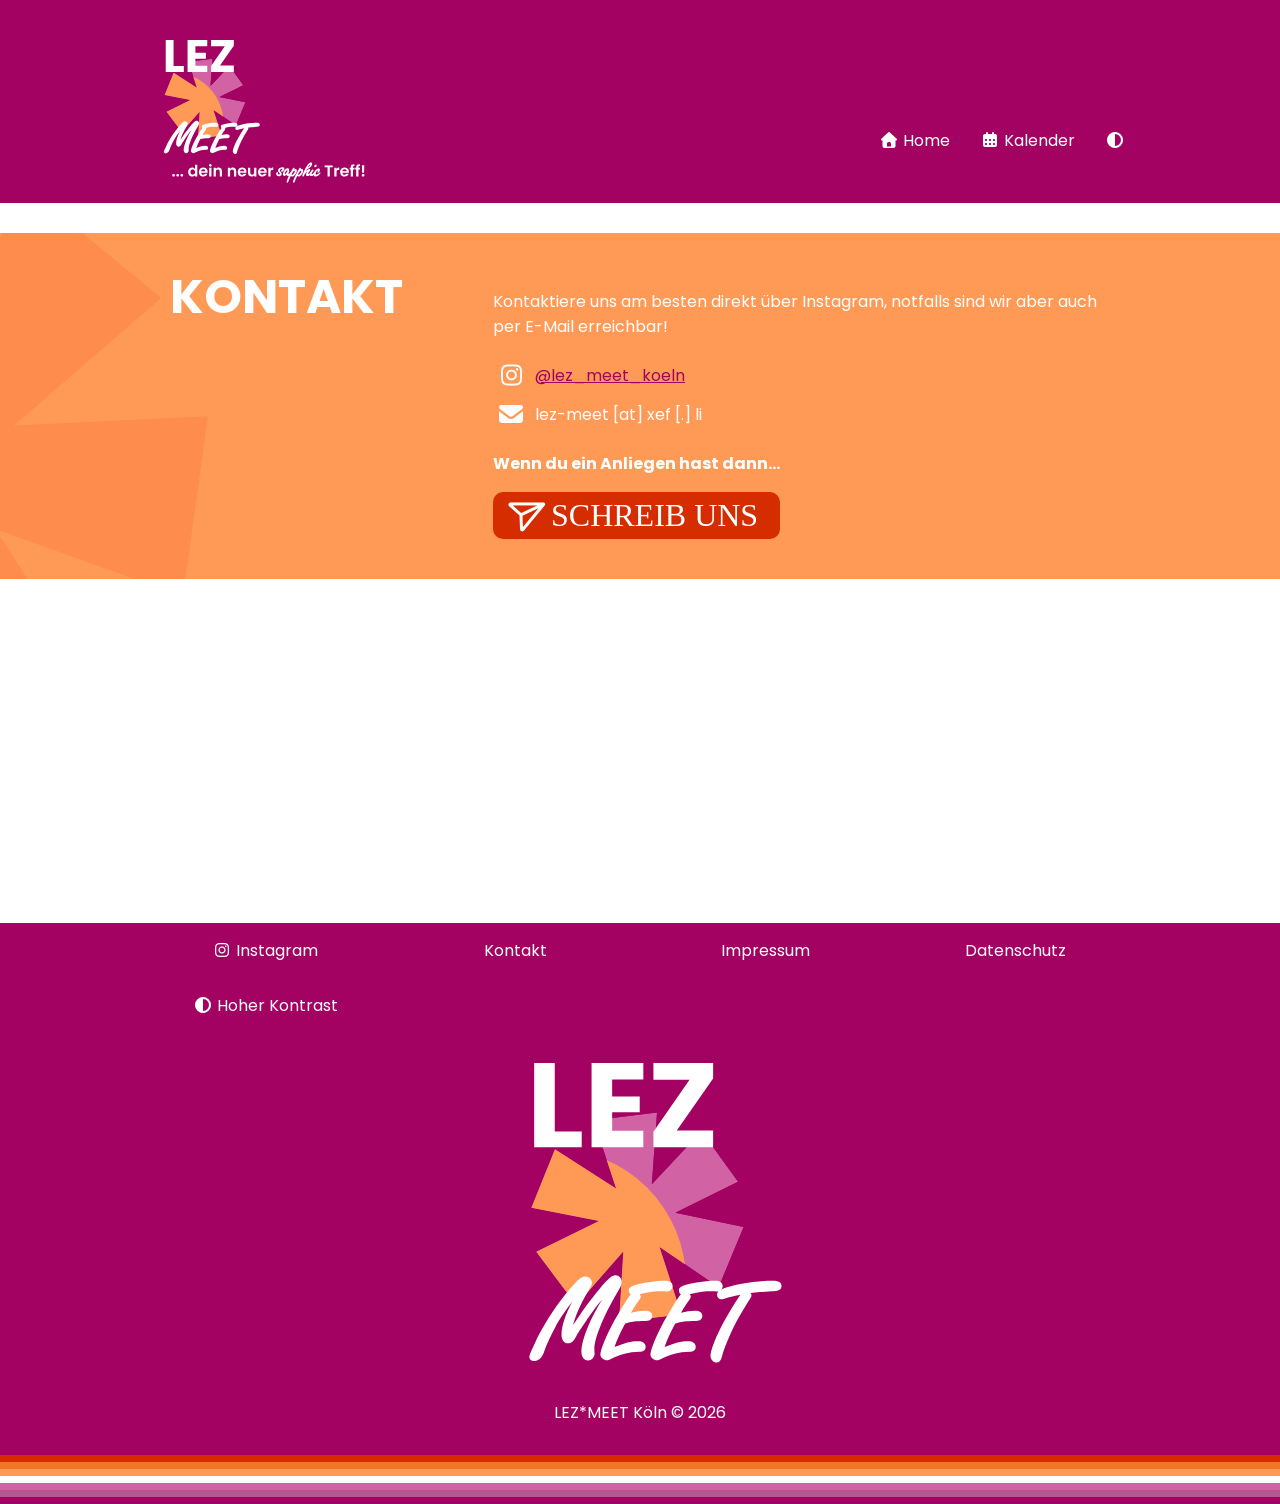
<file: kontakt.html>
<!DOCTYPE html>
<html lang="en">

<head>
    <meta charset="UTF-8">
    <meta name="viewport" content="height=device-height, width=device-width, initial-scale=1.0, minimum-scale=1.0, target-densitydpi=device-dpi">
    <title>LEZ*MEET... dein neuer sapphic Treff!</title>
    <link rel="stylesheet" href="css/fonts.css">
    <link rel="stylesheet" href="css/style.css?1">
    <!--script src="https://cdnjs.cloudflare.com/ajax/libs/jquery/3.7.1/jquery.min.js"></script-->
    <script src="js/scroll.js" defer></script>
    <!--script src="js/intersectionobserver.js" defer></script-->
    <script src="js/accessibility.js" defer></script>
    <link rel="shortcut icon" href="assets/asterisk-with-colors.svg" type="image/x-icon">
    <link rel="icon" href="favicon.ico" type="image/x-icon">
    <!--base href="https://fhoeddinghaus.github.io/lez_meet_koeln/"-->

</head>

<body>
    <header class="bg-darkrose fg-white poppins-regular" id="headerouter">
        <div class="header-inner container">
            <a href="./" aria-label="Startseite" tabindex="-1">
                <img class="header-logo" id="headerlogo" src="./assets/logo-white-with-slogan.svg" alt="Logo: LEZ*MEET... dein neuer sapphic Treff!" />
                <img class="header-logo-small" src="./assets/logo-white.svg" alt="Logo: LEZ*MEET... dein neuer sapphic Treff!" />
            </a>
            <nav class="header-nav" id="headernav">
                <a class="nav-item" href="./#" id="nav-ueber" aria-label="Home" tabindex="1"><i class="fa-solid fa-house"></i> Home</a>
                <a class="nav-item" href="./kalender.html" id="nav-kalender" aria-label="Kalender" tabindex="2"><i class="fa-solid fa-calendar-days"></i> Kalender</a>
                <a class="nav-item no-hover button-high-contrast" aria-label="Hoher Kontrast aktivieren/deaktivieren" title="Hoher Kontrast (aktivieren/deaktivieren)" tabindex="3" href="#"><i class="fa-solid fa-circle-half-stroke"></i></a>
            </nav>
        </div>
    </header>

    <main class="poppins-regular">
        <spacer></spacer>
        <div class="wrapper bg-lightorange bg-asterisk-orange">
            <div class="container g-4x2 bg-lightorange gc-1v3">
                <h2 class="fg-white">KONTAKT</h2>
                <div class="gc-3x2 fg-white hc-fg-black">
                    <p>
                        Kontaktiere uns am besten direkt über Instagram, notfalls sind wir aber auch per E-Mail erreichbar!
                    </p>
                    <table class="text-left">
                        <tr>
                            <td class="va-middle poppins-bold fs-1_5em"><i class="fa-brands fa-instagram"></i>&nbsp;</td>
                            <td><a href="https://instagram.com/lez_meet_koeln">@lez_meet_koeln</a></td>
                        </tr>
                        <tr>
                            <td class="va-middle poppins-bold fs-1_5em"><i class="fa-solid fa-envelope"></i>&nbsp;</td>
                            <td>lez-meet [at] xef [.] li</td>
                        </tr>
                    </table>
                    <p class="poppins-bold">Wenn du ein Anliegen hast dann...</p>
                    <a href="https://ig.me/m/lez_meet_koeln" target="_blank" class="button-darkorange fss fg-white fs-2em">
                        <i class="fa-regular fa-paper-plane" style="transform: rotate(19.8deg)"></i> SCHREIB UNS
                    </a>
                </div>
            </div>
        </div>
        <spacer></spacer>
    </main>



    <footer>
        <div class="footer-links bg-darkrose fg-white poppins-regular">
            <div class="container">
                <a class="nav-item" href="https://instagram.com/lez_meet_koeln/" target="_blank"><i class="fa-brands fa-instagram"></i> Instagram</a>
                <a class="nav-item" href="./kontakt.html">Kontakt</a>
                <a class="nav-item" href="./impressum.html">Impressum</a>                
                <a href="./datenschutz.html" class="nav-item">Datenschutz</a>
                <a class="nav-item button-high-contrast" href="#" aria-label="Hoher Kontrast aktivieren/deaktivieren" title="Hoher Kontrast (aktivieren/deaktivieren)"><i class="fa-solid fa-circle-half-stroke"></i> Hoher Kontrast</a>
            </div>
        </div>
        <spacer class="bg-darkrose"></spacer>
        <center class="bg-darkrose fg-white poppins-regular"><img src="./assets/logo-white.svg" height="300px" alt="Logo: LEZ*MEET... dein neuer sapphic Treff!" />
            <br>
            <spacer></spacer>
            LEZ*MEET Köln &copy; 2026
            <spacer></spacer>
        </center>
        <div class="footer-flag">
            <span class="bg-darkorange"></span>
            <span class="bg-orange"></span>
            <span class="bg-lightorange"></span>
            <span class="bg-white"></span>
            <span class="bg-pink"></span>
            <span class="bg-dustypink"></span>
            <span class="bg-darkrose"></span></div>
    </footer>
</body>

</html>
</file>
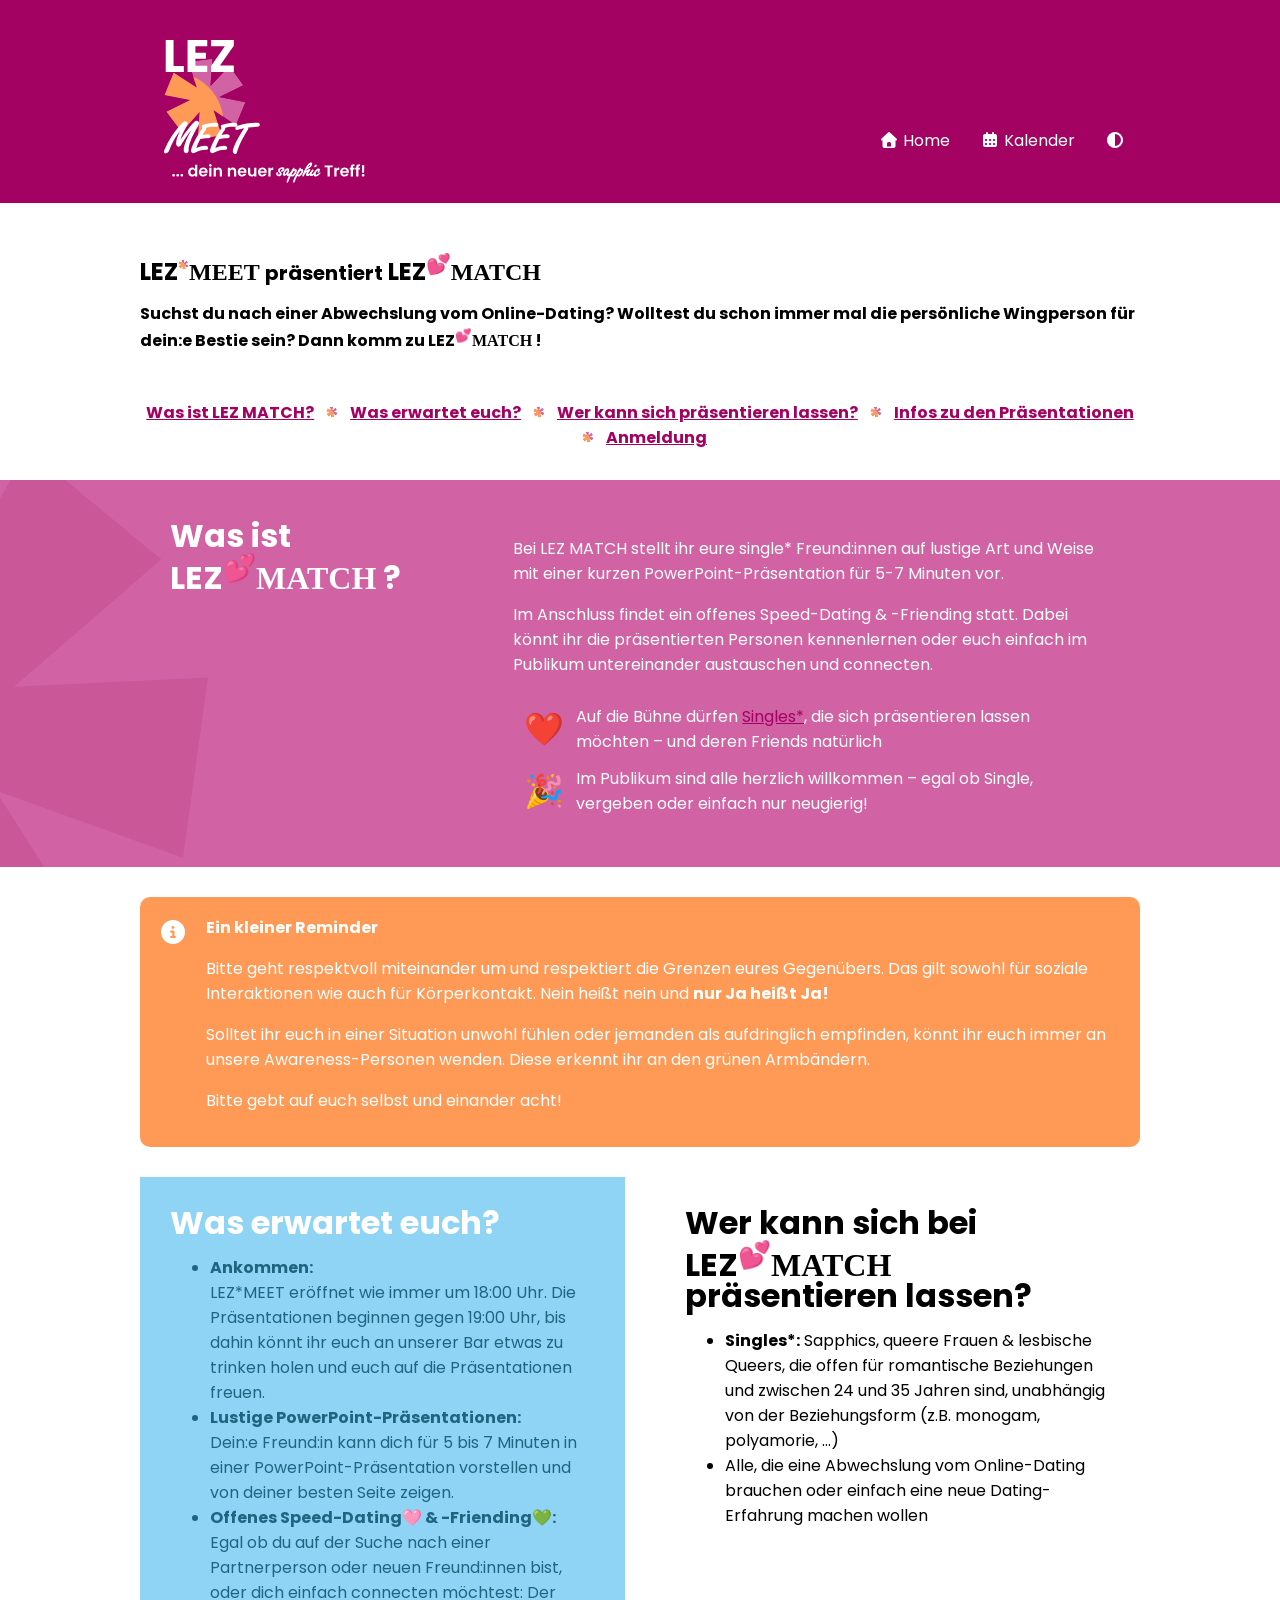
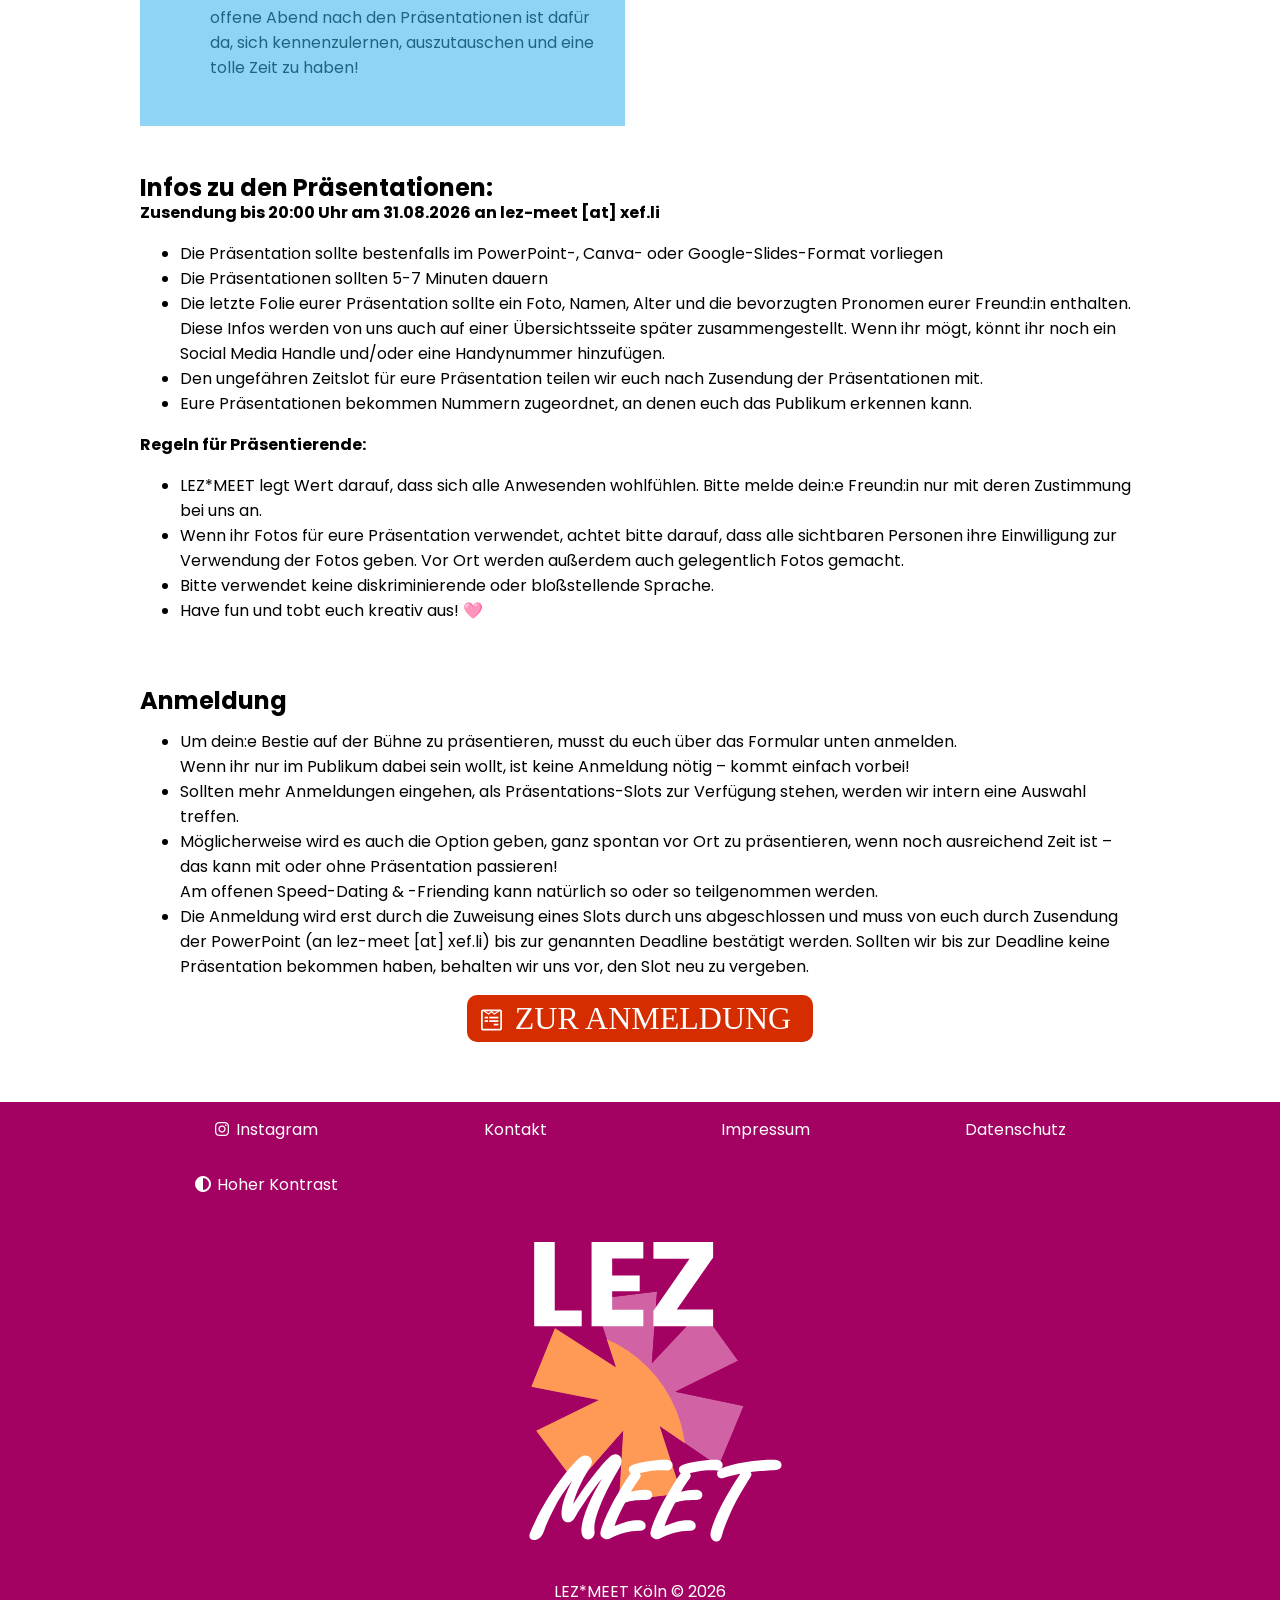
<file: lez-match.html>
<!DOCTYPE html>
<html lang="en">

<head>
    <meta charset="UTF-8">
    <meta name="viewport" content="height=device-height, width=device-width, initial-scale=1.0, minimum-scale=1.0, target-densitydpi=device-dpi">
    <title>LEZ*MEET... dein neuer sapphic Treff!</title>
    <link rel="stylesheet" href="css/fonts.css">
    <link rel="stylesheet" href="css/style.css?2">
    <!--script src="https://cdnjs.cloudflare.com/ajax/libs/jquery/3.7.1/jquery.min.js"></script-->
    <script src="js/scroll.js" defer></script>
    <!--script src="js/intersectionobserver.js" defer></script-->
    <script src="js/accessibility.js" defer></script>
    <link rel="shortcut icon" href="assets/asterisk-with-colors.svg" type="image/x-icon">
    <link rel="icon" href="favicon.ico" type="image/x-icon">
    <!--base href="https://fhoeddinghaus.github.io/lez_meet_koeln/"-->

</head>

<body>
    <header class="bg-darkrose fg-white poppins-regular" id="headerouter">
        <div class="header-inner container">
            <a href="./" aria-label="Startseite" tabindex="-1">
                <img class="header-logo" id="headerlogo" src="./assets/logo-white-with-slogan.svg" alt="Logo: LEZ*MEET... dein neuer sapphic Treff!" />
                <img class="header-logo-small" src="./assets/logo-white.svg" alt="Logo: LEZ*MEET... dein neuer sapphic Treff!" />
            </a>
            <nav class="header-nav" id="headernav">
                <a class="nav-item" href="./#" id="nav-ueber" aria-label="Home" tabindex="1"><i class="fa-solid fa-house"></i> Home</a>
                <a class="nav-item" href="./kalender.html" id="nav-kalender" aria-label="Kalender" tabindex="2"><i class="fa-solid fa-calendar-days"></i> Kalender</a>
                <a class="nav-item no-hover button-high-contrast" aria-label="Hoher Kontrast aktivieren/deaktivieren" title="Hoher Kontrast (aktivieren/deaktivieren)" tabindex="3" href="#"><i class="fa-solid fa-circle-half-stroke"></i></a>
            </nav>
        </div>
    </header>

    <main class="poppins-regular">
        <spacer></spacer>
        <div class="container">
            <h2>
                LEZ<sup class="logo-asterisk">*</sup><span class="fss-normal">MEET</span> 
                <small>präsentiert</small>
                <span class="d-inline-block">LEZ<sup class="">💕</sup><span class="fss-normal">MATCH</span></span>
            </h2>
            <p class="poppins-bold">Suchst du nach einer Abwechslung vom Online-Dating? Wolltest du schon immer mal die persönliche Wingperson für dein:e Bestie sein? Dann komm zu <span class="d-inline-block">LEZ<sup class="">💕</sup><span class="fss-normal">MATCH</span></span> !</p>
        </div>
        <spacer></spacer>
        <div class="container">
            <ul class="inline-list text-center poppins-bold">
                <li>
                    <a href="#was">
                    Was ist LEZ MATCH?</a>
                </li>
                <li>
                    <a href="#ablauf">
                    Was erwartet euch?
                    </a>
                </li>
                <li>
                    <a href="#wer">
                    Wer kann sich präsentieren lassen?
                    </a>
                </li>
                <li>
                    <a href="#infos">
                    Infos zu den Präsentationen
                    </a>
                </li>
                <li>
                    <a href="#anmeldung">
                    Anmeldung
                    </a>
                </li>
            </ul>
        </div>
        <spacer></spacer>
        <div class="wrapper bg-pink bg-asterisk-pink">
            <div class="container g-3x2 gc-1v2">
                <h2 id="was" class="fg-white hc-fg-black">Was ist <br class="hide-single-column"><span class="d-inline-block">LEZ<sup class="">💕</sup><span class="fss-normal">MATCH</span></span> ?</h2>
                <div class="gc-2x2 fg-white hc-fg-black">
                    <p>
                        Bei LEZ MATCH stellt ihr eure single* Freund:innen auf lustige Art und Weise mit einer kurzen PowerPoint-Präsentation für 5-7 Minuten vor.
                    </p>
                    <p>
                        Im Anschluss findet ein offenes Speed-Dating &amp; -Friending statt.
                        Dabei könnt ihr die präsentierten Personen kennenlernen oder euch einfach im Publikum untereinander austauschen und connecten.
                    </p>
                    <!--ul>
                        <li style="list-style: '❤️  '">Auf die Bühne dürfen Singles*, die sich präsentieren lassen möchten – und deren Friends natürlich</li>
                        <li style="list-style: '🎉  '">Im Publikum sind alle herzlich willkommen – egal ob Single, vergeben oder einfach nur neugierig!</li>
                    </ul-->
                    <table cellspacing="10">
                        <tr>
                            <td class="fs-2em">❤️</td>
                            <td>Auf die Bühne dürfen <a href="#wer">Singles*</a>, die sich präsentieren lassen möchten – und deren Friends natürlich</td>
                        </tr>
                        <tr>
                            <td class="fs-2em">🎉</td>
                            <td>Im Publikum sind alle herzlich willkommen – egal ob Single, vergeben oder einfach nur neugierig!</td>
                        </tr>
                    </table>
                </div>
            </div>
        </div>
        <spacer></spacer>
        <div class="container">
            <table class="button-lightorange fg-white hc-fg-black p-15">
                <tr>
                    <td class="fs-1_5em pr-15 va-top"><i class="fa-solid fa-circle-info"></i></td>
                    <td>
                        <b>Ein kleiner Reminder</b>
                        <p>
                        Bitte geht respektvoll miteinander um und respektiert die Grenzen eures Gegenübers. Das gilt sowohl für soziale Interaktionen wie auch für Körperkontakt. Nein heißt nein und <b>nur Ja heißt Ja!</b>
                        </p>
                        <p>
                            Solltet ihr euch in einer Situation unwohl fühlen oder jemanden als aufdringlich empfinden, könnt ihr euch immer an unsere Awareness-Personen wenden. Diese erkennt ihr an den grünen Armbändern.
                        </p>
                        <p>Bitte gebt auf euch selbst und einander acht!</p>
                    </td>
                </tr>
            </table>
        </div>
        <spacer></spacer>
        <div class="container g-4x2 gc-2v2">
            <div class="gc-2x2-l bg-lightblue fg-darkblue hc-fg-black">
                <h2 id="ablauf" class="fs-2em fg-white hc-fg-black">Was erwartet euch?</h2>
                <ul>
                    <li>
                        <b>Ankommen:</b><br>
                        LEZ*MEET eröffnet wie immer um 18:00 Uhr. Die Präsentationen beginnen gegen 19:00 Uhr, bis dahin könnt ihr euch an unserer Bar etwas zu trinken holen und euch auf die Präsentationen freuen.
                    </li>
                    <li>
                        <b>Lustige PowerPoint-Präsentationen:</b><br>
                        Dein:e Freund:in kann dich für 5 bis 7 Minuten in einer PowerPoint-Präsentation vorstellen und von deiner besten Seite zeigen.
                    </li>
                    <li>
                        <b>Offenes Speed-Dating🩷 &amp; -Friending💚:</b><br>
                        Egal ob du auf der Suche nach einer Partnerperson oder neuen Freund:innen bist, oder dich einfach connecten möchtest: Der offene Abend nach den Präsentationen ist dafür da, sich kennenzulernen, auszutauschen und eine tolle Zeit zu haben!
                    </li>
                </ul>
            </div>
            <div class="gc-2x2-r">
                <h2 id="wer" class="fs-2em">Wer kann sich bei <span class="d-inline-block">LEZ<sup class="">💕</sup><span class="fss-normal">MATCH</span></span> präsentieren lassen?</h2>
                <ul>
                    <li>
                        <b>Singles*:</b> Sapphics, queere Frauen &amp; lesbische Queers, die offen für romantische Beziehungen und zwischen 24 und 35 Jahren sind, unabhängig von der Beziehungsform (z.B. monogam, polyamorie, ...)
                    </li>
                    <li>Alle, die eine Abwechslung vom Online-Dating brauchen oder einfach eine neue Dating-Erfahrung machen wollen</li>
                </ul>
            </div>
        </div>
        <spacer></spacer>
        <div class="container">
            <h2 id="infos">Infos zu den Präsentationen:</h2>
            <b>Zusendung bis 20:00 Uhr am 31.08.2026 an lez-meet [at] xef.li</b>
            <ul>
                <li>
                    Die Präsentation sollte bestenfalls im PowerPoint-, Canva- oder Google-Slides-Format vorliegen
                </li>
                <li>
                    Die Präsentationen sollten 5-7 Minuten dauern
                </li>
                <li>
                    Die letzte Folie eurer Präsentation sollte ein Foto, Namen, Alter und die bevorzugten Pronomen eurer Freund:in enthalten.
                    Diese Infos werden von uns auch auf einer Übersichtsseite später zusammengestellt.
                    Wenn ihr mögt, könnt ihr noch ein Social Media Handle und/oder eine Handynummer hinzufügen.
                </li>
                <li>Den ungefähren Zeitslot für eure Präsentation teilen wir euch nach Zusendung der Präsentationen mit.</li>
                <li>
                    Eure Präsentationen bekommen Nummern zugeordnet, an denen euch das Publikum erkennen kann.
                </li>
            </ul>
            <b>Regeln für Präsentierende:</b>
            <ul>
                <li>
                    LEZ*MEET legt Wert darauf, dass sich alle Anwesenden wohlfühlen. Bitte melde dein:e Freund:in nur mit deren Zustimmung bei uns an.
                </li>
                <li>
                    Wenn ihr Fotos für eure Präsentation verwendet, achtet bitte darauf, dass alle sichtbaren Personen ihre Einwilligung zur Verwendung der Fotos geben.
                    Vor Ort werden außerdem auch gelegentlich Fotos gemacht.
                </li>
                <li>Bitte verwendet keine diskriminierende oder bloßstellende Sprache.</li>
                <li>Have fun und tobt euch kreativ aus! 🩷</li>
            </ul>
        </div>
        <spacer></spacer>
        <div class="container">
            <h2 id="anmeldung">Anmeldung</h2>
            <ul>
                <li>
                    Um dein:e Bestie auf der Bühne zu präsentieren, musst du euch über das Formular unten anmelden. <br>
                    Wenn ihr nur im Publikum dabei sein wollt, ist keine Anmeldung nötig – kommt einfach vorbei!
                </li>
                <li>
                    Sollten mehr Anmeldungen eingehen, als Präsentations-Slots zur Verfügung stehen, werden wir intern eine Auswahl treffen.
                </li>
                <li>
                    Möglicherweise wird es auch die Option geben, ganz spontan vor Ort zu präsentieren, wenn noch ausreichend Zeit ist – das kann mit oder ohne Präsentation passieren! <br>
                    Am offenen Speed-Dating &amp; -Friending kann natürlich so oder so teilgenommen werden.
                </li>
                <li>
                    Die Anmeldung wird erst durch die Zuweisung eines Slots durch uns abgeschlossen und muss von euch durch Zusendung der PowerPoint (an lez-meet [at] xef.li) bis zur genannten Deadline bestätigt werden.
                    Sollten wir bis zur Deadline keine Präsentation bekommen haben, behalten wir uns vor, den Slot neu zu vergeben.
                </li>
            </ul>
            <center>
                <a href="https://corvus-app.de/apps/forms/s/BN4MpWMjwspSoExHWFaEPMWG" target="_blank" class="button-darkorange fg-white fs-2rem fss">
                    <i class="fa-brands fa-wpforms fs-1_5rem"></i> ZUR ANMELDUNG
                </a>
            </center>
        </div>
        <spacer></spacer>
        <spacer></spacer>
    </main>



    <footer>
        <div class="footer-links bg-darkrose fg-white poppins-regular">
            <div class="container">
                <a class="nav-item" href="https://instagram.com/lez_meet_koeln/" target="_blank"><i class="fa-brands fa-instagram"></i> Instagram</a>
                <a class="nav-item" href="./kontakt.html">Kontakt</a>
                <a class="nav-item" href="./impressum.html">Impressum</a>                
                <a href="./datenschutz.html" class="nav-item">Datenschutz</a>
                <a class="nav-item button-high-contrast" href="#" aria-label="Hoher Kontrast aktivieren/deaktivieren" title="Hoher Kontrast (aktivieren/deaktivieren)"><i class="fa-solid fa-circle-half-stroke"></i> Hoher Kontrast</a>
            </div>
        </div>
        <spacer class="bg-darkrose"></spacer>
        <center class="bg-darkrose fg-white poppins-regular"><img src="./assets/logo-white.svg" height="300px" alt="Logo: LEZ*MEET... dein neuer sapphic Treff!" />
            <br>
            <spacer></spacer>
            LEZ*MEET Köln &copy; 2026
            <spacer></spacer>
        </center>
        <div class="footer-flag">
            <span class="bg-darkorange"></span>
            <span class="bg-orange"></span>
            <span class="bg-lightorange"></span>
            <span class="bg-white"></span>
            <span class="bg-pink"></span>
            <span class="bg-dustypink"></span>
            <span class="bg-darkrose"></span></div>
    </footer>
</body>

</html>
</file>
<file: css/style.css>
:root {
  --darkorange: #D52D00;
  --orange: #EF7627;
  --lightorange: #FF9A56;
  --tintedorange: #FE8D4D;
  --pink: #D162A4;
  --tintedpink: #CA5798;
  --dustypink: #B55690;
  --darkrose: #A30262;
  --lightblue: #8FD4F5;
  --tintedblue: #82CDF3;
  --darkblue: #216480;
  --lightgrey: #C5C5C5;
  --darkgrey: #A4A2A2;
  --black: #000000;
  --white: #ffffff;
  --content-padding: 30px;
  --small-content-padding: 10px;
  --container-width: 1000px;
  --header-offset-min: 10vh;
  --header-offset-max: 20vh;
  --header-offset: var(--header-offset-max);
}
@media only screen and (max-width: 585px) {
  :root {
    --header-offset-max: max(15vh, 2.5em);
  }
}
@media only screen and (max-width: 520px) {
  :root {
    --header-offset-max: max(10vh, 2.5em);
  }
}
@media only screen and (max-width: 410px) {
  :root {
    --content-padding: 15px;
    --header-offset-max: 10vh;
  }
}
:root {
  scroll-behavior: smooth;
}

.fg-darkorange {
  color: var(--darkorange);
}

.bg-darkorange {
  background-color: var(--darkorange);
}

.bc-darkorange {
  border-color: var(--darkorange) !important;
}

.fg-orange {
  color: var(--orange);
}

.bg-orange {
  background-color: var(--orange);
}

.bc-orange {
  border-color: var(--orange) !important;
}

.fg-lightorange {
  color: var(--lightorange);
}

.bg-lightorange {
  background-color: var(--lightorange);
}

.bc-lightorange {
  border-color: var(--lightorange) !important;
}

.fg-tintedorange {
  color: var(--tintedorange);
}

.bg-tintedorange {
  background-color: var(--tintedorange);
}

.bc-tintedorange {
  border-color: var(--tintedorange) !important;
}

.fg-pink {
  color: var(--pink);
}

.bg-pink {
  background-color: var(--pink);
}

.bc-pink {
  border-color: var(--pink) !important;
}

.fg-tintedpink {
  color: var(--tintedpink);
}

.bg-tintedpink {
  background-color: var(--tintedpink);
}

.bc-tintedpink {
  border-color: var(--tintedpink) !important;
}

.fg-dustypink {
  color: var(--dustypink);
}

.bg-dustypink {
  background-color: var(--dustypink);
}

.bc-dustypink {
  border-color: var(--dustypink) !important;
}

.fg-darkrose {
  color: var(--darkrose);
}

.bg-darkrose {
  background-color: var(--darkrose);
}

.bc-darkrose {
  border-color: var(--darkrose) !important;
}

.fg-lightblue {
  color: var(--lightblue);
}

.bg-lightblue {
  background-color: var(--lightblue);
}

.bc-lightblue {
  border-color: var(--lightblue) !important;
}

.fg-tintedblue {
  color: var(--tintedblue);
}

.bg-tintedblue {
  background-color: var(--tintedblue);
}

.bc-tintedblue {
  border-color: var(--tintedblue) !important;
}

.fg-darkblue {
  color: var(--darkblue);
}

.bg-darkblue {
  background-color: var(--darkblue);
}

.bc-darkblue {
  border-color: var(--darkblue) !important;
}

.fg-lightgrey {
  color: var(--lightgrey);
}

.bg-lightgrey {
  background-color: var(--lightgrey);
}

.bc-lightgrey {
  border-color: var(--lightgrey) !important;
}

.fg-darkgrey {
  color: var(--darkgrey);
}

.bg-darkgrey {
  background-color: var(--darkgrey);
}

.bc-darkgrey {
  border-color: var(--darkgrey) !important;
}

.fg-white {
  color: var(--white);
}

.bg-white {
  background-color: var(--white);
}

.bc-white {
  border-color: var(--white) !important;
}

.fg-black {
  color: var(--black);
}

.bg-black {
  background-color: var(--black);
}

.bc-black {
  border-color: var(--black) !important;
}

body {
  padding: 0;
  margin: 0;
}

header {
  position: sticky;
  top: -2.5vh;
  height: max(22.5vh, 3.5em);
  padding: 0;
  margin: 0;
  display: flex;
  align-items: end;
  transition: 0.2s;
  z-index: 1000;
}

header .header-inner {
  position: sticky;
  top: 0;
  display: flex;
  width: var(--container-width);
  align-items: center;
  justify-content: space-between;
}
@media only screen and (max-width: 410px) {
  header .header-inner.container {
    padding: 0 var(--small-content-padding);
  }
}

header img.header-logo, header img.header-logo-small {
  height: max(18vh, 2em);
  padding: 0;
  margin: 0;
  margin-bottom: 1vh;
  transition: 0.2s;
}

header img.header-logo-small {
  display: none;
}

header nav {
  height: max(20vh, 2.5em);
  display: flex;
  align-items: end;
  transition: 0.2s;
}

header.shrunk {
  height: max(12.5vh, 3.5em) !important;
}
header.shrunk img.header-logo {
  height: max(8vh, 2em);
}
header.shrunk nav {
  height: max(10vh, 2.5em);
}

@media only screen and (max-width: 585px) {
  header {
    height: max(17.5vh, 3.5em) !important;
    top: 0 !important;
  }
  header img.header-logo {
    height: max(13vh, 2em) !important;
  }
  header nav {
    height: max(15vh, 2.5em);
  }
}
@media only screen and (max-width: 520px) {
  header {
    height: max(12.5vh, 3.5em) !important;
    top: 0 !important;
  }
  header img.header-logo {
    height: max(8vh, 2em) !important;
  }
  header nav {
    height: max(10vh, 2.5em);
  }
}
@media only screen and (max-width: 460px) {
  header img.header-logo {
    display: none;
  }
  header img.header-logo-small {
    display: block !important;
    height: 12vw;
  }
}
a.nav-item {
  display: block;
  padding: 15px;
  transition: background 0.5s;
  color: var(--white);
  text-decoration: none;
  min-height: calc(10vh - 30px);
  cursor: pointer;
}
a.nav-item:hover:not(.no-hover), a.nav-item.active, a.nav-item:focus:not(.no-hover) {
  background-color: var(--pink);
}
a.nav-item:hover:not(.no-hover).nav-item-darkorange, a.nav-item.active.nav-item-darkorange, a.nav-item:focus:not(.no-hover).nav-item-darkorange {
  background-color: var(--darkorange) !important;
}

spacer {
  display: block;
  height: var(--content-padding);
}

spacer.large {
  height: calc(2 * var(--content-padding));
}

.w-25 {
  width: 25%;
}

.w-50 {
  width: 50%;
}

.w-75 {
  width: 75%;
}

.w-100 {
  width: 100%;
}

.w-fit {
  width: -moz-fit-content;
  width: fit-content;
}

.h-1em {
  height: 1em;
}

.h-0_5em {
  height: 0.5em;
}

.h-0_75em {
  height: 0.75em;
}

.pb-0 {
  padding-bottom: 0 !important;
}

.pt-0 {
  padding-top: 0 !important;
}

.pl-0 {
  padding-left: 0 !important;
}

.pl-15 {
  padding-left: 15px !important;
}

.pr-15 {
  padding-right: 15px !important;
}

.p-15 {
  padding: 15px !important;
}

.p-content {
  padding: var(--content-padding) !important;
}

.ph-content {
  padding-left: var(--content-padding) !important;
  padding-right: var(--content-padding) !important;
}

.ph-15 {
  padding-left: 15px !important;
  padding-right: 15px !important;
}

.p-0 {
  padding: 0 !important;
}

.d-inline {
  display: inline;
}

.d-inline-block {
  display: inline-block;
}

.va-middle {
  vertical-align: middle;
}

.va-top {
  vertical-align: top;
}

.fs-0_6em {
  font-size: 0.6em;
}

.fs-1em {
  font-size: 1em;
}

.fs-1rem {
  font-size: 1rem;
}

.fs-1_5em {
  font-size: 1.5em;
}

.fs-1_5rem {
  font-size: 1.5rem;
}

.fs-2em {
  font-size: 2em !important;
}

.fs-2rem {
  font-size: 2rem;
}

.fs-3rem {
  font-size: 3rem;
}

.mb-0 {
  margin-bottom: 0;
}

.mt-0 {
  margin-top: 0;
}

.ml-0 {
  margin-left: 0 !important;
}

.ml-2em {
  margin-left: 2em !important;
}

.m-0 {
  margin: 0 !important;
}

.b-left {
  border-left: 2px solid var(--darkrose);
}

.b-bottom {
  border-bottom: 2px solid var(--darkrose);
}

.b-0 {
  border: none !important;
}

.float-right {
  float: right;
}

.float-clear {
  clear: both;
}

.text-center {
  text-align: center !important;
}

.text-left {
  text-align: left;
}

.text-right {
  text-align: right !important;
}

.text-justify {
  text-align: justify !important;
}

body.high-contrast .hc-fg-black {
  color: var(--black) !important;
}
body.high-contrast .hc-bg-black {
  background-color: var(--black) !important;
}
body.high-contrast .button-high-contrast {
  background-color: var(--white) !important;
  color: var(--black) !important;
}
body.high-contrast blockquote.bg-quotation-darkrose::before, body.high-contrast blockquote.bg-quotation-pink::before {
  content: "";
  width: 3em;
  height: 3em;
  top: -2em;
  left: -3em;
}

@media (prefers-contrast: more) {
  body .hc-fg-black {
    color: var(--black) !important;
  }
}
sup.logo-asterisk {
  display: inline-block;
  color: transparent;
  background: url("../assets/asterisk-with-colors.svg") no-repeat center center;
  background-size: contain;
}

hero {
  background-image: url("../assets/pexels-elly-fairytale-4834142-fullhd.jpg");
  background-size: cover;
  background-position: center center;
  background-repeat: no-repeat;
  display: inline-block;
  width: 100%;
  height: 60vh;
  padding: 0;
  margin: 0;
  position: relative;
  z-index: -1;
}
hero center {
  position: absolute;
  bottom: 10vh;
  width: 100%;
}
hero center h1 {
  width: 90%;
  font-size: 2.75rem;
  text-wrap: balance;
}

main {
  min-height: 80vh;
}
main h1, main h2, main h3, main h3, main h4, main h5, main h6 {
  margin-bottom: 0px;
  text-align: left;
  line-height: 1em;
}
@media only screen and (max-width: 700px) {
  main .hide-single-column {
    display: none !important;
  }
}
main a[id], main h1[id], main h2[id], main h3[id], main h4[id], main h5[id], main h6[id], main section[id] {
  scroll-margin-top: var(--header-offset);
}
main div.wrapper {
  padding: var(--small-content-padding) 0;
  position: relative;
}
main a {
  color: var(--darkrose);
  display: inline-block;
}
main hr {
  height: 2px;
  border: none;
  padding: 0;
  margin: 0;
  color: var(--darkrose);
  background-color: var(--darkrose);
}
main ul.inline-list {
  padding: 0;
  font-size: 0;
  text-align: left;
}
main ul.inline-list li {
  font-size: 1rem;
  display: inline list-item;
  list-style: none;
}
main ul.inline-list li:first-of-type {
  display: inline;
  background: none;
}
main ul.inline-list li:first-of-type::before {
  display: none;
}
main ul.inline-list li::before {
  content: "";
  display: inline-block;
  height: 0.75em;
  width: 0.75em;
  background: url("../assets/asterisk-with-colors.svg") no-repeat center center;
  margin: 0 1ex;
}

.wrapper.bg-asterisk-pink::before {
  content: "";
  display: block;
  position: absolute;
  top: 0;
  left: 0;
  background: url("../assets/asterisk-tintedpink-rotated.svg") no-repeat;
  height: 100%;
  width: calc(0.25 * var(--container-width));
  background-size: 300%;
  background-position: 92% 35%;
  z-index: 1;
}

.wrapper.bg-asterisk-orange::before {
  content: "";
  display: block;
  position: absolute;
  top: 0;
  left: 0;
  background: url("../assets/asterisk-tintedorange-rotated.svg") no-repeat;
  height: 100%;
  width: calc(0.25 * var(--container-width));
  background-size: 300%;
  background-position: 92% 35%;
  z-index: 1;
}

.container {
  max-width: var(--container-width);
  padding: 0 var(--content-padding);
  margin: 0 auto;
  position: relative;
}
.container.bg-asterisk-pink::before {
  content: "";
  display: block;
  position: absolute;
  top: 0;
  left: 0;
  background: url("../assets/asterisk-tintedpink-rotated.svg") no-repeat;
  height: 100%;
  width: 25vw;
  background-size: 300%;
  background-position: 92% 35%;
  z-index: 0;
}
.container.bg-asterisk-orange::before {
  content: "";
  display: block;
  position: absolute;
  top: 0;
  left: 0;
  background: url("../assets/asterisk-tintedorange-rotated.svg") no-repeat;
  height: 100%;
  width: 25vw;
  background-size: 300%;
  background-position: 92% 35%;
  z-index: 0;
}
.container.g-4x2 {
  display: grid;
  grid-template-columns: repeat(4, 1fr);
  grid-template-rows: repeat(2, auto);
  gap: var(--content-padding);
}
@media only screen and (max-width: 860px) {
  .container.g-4x2 {
    grid-template-columns: repeat(3, 1fr);
  }
}
@media only screen and (max-width: 700px) {
  .container.g-4x2 {
    grid-template-columns: repeat(1, 1fr) !important;
  }
}
.container.g-4x2 h2 {
  font-size: 3rem;
  margin: 0;
}
@media only screen and (max-width: 700px) {
  .container.g-4x2 h2 {
    font-size: 2.5rem;
  }
}
.container.g-4x2.gc-1v3 h2 {
  grid-column: 1/span 1;
  grid-row: 1/span 1;
  padding: var(--content-padding);
  z-index: 1;
}
@media only screen and (max-width: 860px) {
  .container.g-4x2.gc-1v3 h2 {
    grid-column: 1/span 1;
    grid-row: 1/span 2;
  }
}
@media only screen and (max-width: 700px) {
  .container.g-4x2.gc-1v3 h2 {
    grid-column: 1/span 1;
    grid-row: 1/span 1;
    padding-bottom: 0;
  }
}
.container.g-4x2.gc-1v3 div.gc-3x2 {
  grid-column: 2/span 3;
  grid-row: 1/span 2;
  padding: var(--content-padding);
  z-index: 1;
}
@media only screen and (max-width: 860px) {
  .container.g-4x2.gc-1v3 div.gc-3x2 {
    grid-column: 2/span 2;
    grid-row: 1/span 2;
  }
}
@media only screen and (max-width: 700px) {
  .container.g-4x2.gc-1v3 div.gc-3x2 {
    grid-column: 1/span 1;
    grid-row: 2/span 1;
    padding-top: 0;
  }
}
.container.g-4x2.gc-2v2 div.gc-2x2-l {
  padding: var(--content-padding);
  grid-column: 1/span 2;
  grid-row: 1/span 2;
}
@media only screen and (max-width: 860px) {
  .container.g-4x2.gc-2v2 div.gc-2x2-l {
    grid-column: 1/span 3;
    grid-row: 1/span 1;
    display: grid;
    grid-template-columns: 1fr 1fr;
    gap: var(--content-padding);
  }
  .container.g-4x2.gc-2v2 div.gc-2x2-l div {
    grid-column: 2/span 1;
  }
}
@media only screen and (max-width: 700px) {
  .container.g-4x2.gc-2v2 div.gc-2x2-l {
    grid-column: 1/span 1;
    grid-row: 1/span 1;
    display: block;
  }
}
.container.g-4x2.gc-2v2 div.gc-2x2-r {
  padding: var(--content-padding);
  grid-column: 3/span 2;
  grid-row: 1/span 2;
}
@media only screen and (max-width: 860px) {
  .container.g-4x2.gc-2v2 div.gc-2x2-r {
    grid-column: 1/span 3;
    grid-row: 2/span 1;
    display: grid;
    grid-template-columns: 1fr 1fr;
    gap: var(--content-padding);
  }
  .container.g-4x2.gc-2v2 div.gc-2x2-r div {
    grid-column: 2/span 1;
  }
}
@media only screen and (max-width: 700px) {
  .container.g-4x2.gc-2v2 div.gc-2x2-r {
    grid-column: 1/span 1;
    grid-row: 2/span 1;
    display: block;
  }
}
.container.g-4x3 {
  display: grid;
  grid-template-columns: repeat(4, 1fr);
  grid-template-rows: repeat(3, auto);
  gap: var(--content-padding);
}
@media only screen and (max-width: 860px) {
  .container.g-4x3 {
    grid-template-columns: repeat(3, 1fr);
  }
}
@media only screen and (max-width: 700px) {
  .container.g-4x3 {
    grid-template-columns: repeat(1, 1fr) !important;
  }
}
.container.g-4x3 h2 {
  font-size: 3rem;
  margin: 0;
}
@media only screen and (max-width: 700px) {
  .container.g-4x3 h2 {
    font-size: 2.5rem;
  }
}
.container.g-4x3.gc-2x2v2x3v2x1 div.gc-2x2 {
  grid-column: 1/span 2;
  grid-row: 1/span 2;
  padding: var(--content-padding);
}
@media only screen and (max-width: 860px) {
  .container.g-4x3.gc-2x2v2x3v2x1 div.gc-2x2 {
    grid-column: 1/span 3;
    grid-row: 1/span 1;
    display: grid;
    grid-template-columns: 1fr 1fr;
    gap: var(--content-padding);
  }
  .container.g-4x3.gc-2x2v2x3v2x1 div.gc-2x2 div {
    grid-column: 2/span 1;
  }
}
@media only screen and (max-width: 700px) {
  .container.g-4x3.gc-2x2v2x3v2x1 div.gc-2x2 {
    grid-column: 1/span 1;
    grid-row: 1/span 1;
    display: block;
  }
}
.container.g-4x3.gc-2x2v2x3v2x1 div.gc-2x3 {
  grid-column: 3/span 2;
  grid-row: 1/span 3;
  padding: var(--content-padding);
  position: relative;
  z-index: 1;
}
@media only screen and (max-width: 860px) {
  .container.g-4x3.gc-2x2v2x3v2x1 div.gc-2x3 {
    grid-column: 1/span 3;
    grid-row: 2/span 1;
    display: grid;
    grid-template-columns: 1fr 1fr;
    gap: var(--content-padding);
  }
  .container.g-4x3.gc-2x2v2x3v2x1 div.gc-2x3 div {
    grid-column: 2/span 1;
  }
}
@media only screen and (max-width: 700px) {
  .container.g-4x3.gc-2x2v2x3v2x1 div.gc-2x3 {
    grid-column: 1/span 1;
    grid-row: 2/span 1;
    display: block;
  }
}
.container.g-4x3.gc-2x2v2x3v2x1 div.gc-2x3.bg-asterisk-pink::before {
  content: "";
  display: block;
  position: absolute;
  bottom: 0;
  right: 0;
  background: url("../assets/asterisk-tintedpink-rotated.svg") no-repeat;
  height: 50%;
  width: 100%;
  background-size: 150%;
  background-position: 10% 10%;
  z-index: -1;
}
.container.g-4x3.gc-2x2v2x3v2x1 div.gc-2x1 {
  grid-column: 1/span 2;
  grid-row: 3/span 1;
  padding: var(--content-padding);
  display: grid;
  grid-template-columns: 1fr 1fr;
}
@media only screen and (max-width: 860px) {
  .container.g-4x3.gc-2x2v2x3v2x1 div.gc-2x1 {
    grid-column: 1/span 3;
    grid-row: 3/span 1;
  }
}
@media only screen and (max-width: 700px) {
  .container.g-4x3.gc-2x2v2x3v2x1 div.gc-2x1 {
    grid-column: 1/span 1;
    grid-row: 3/span 1;
  }
}
.container.g-3x2 {
  display: grid;
  grid-template-columns: repeat(3, 1fr);
  grid-template-rows: repeat(2, auto);
  gap: var(--content-padding);
}
@media only screen and (max-width: 860px) {
  .container.g-3x2 {
    grid-template-columns: repeat(1, 1fr);
  }
}
.container.g-3x2.gc-1v2 h2 {
  grid-column: 1/span 1;
  grid-row: 1/span 1;
  padding: var(--content-padding);
  z-index: 1;
  font-size: 2rem;
  margin: 0;
}
@media only screen and (max-width: 860px) {
  .container.g-3x2.gc-1v2 h2 {
    grid-column: 1/span 1;
    grid-row: 1/span 1;
    font-size: 1.5rem;
    padding-bottom: 0;
  }
}
.container.g-3x2.gc-1v2 div.gc-2x2 {
  grid-column: 2/span 2;
  grid-row: 1/span 2;
  padding: var(--content-padding);
  z-index: 1;
}
@media only screen and (max-width: 860px) {
  .container.g-3x2.gc-1v2 div.gc-2x2 {
    grid-column: 1/span 1;
    grid-row: 2/span 1;
    padding-top: 0;
  }
}

.button-darkorange {
  background: var(--darkorange);
  padding: 5px 22px 5px 10px;
  border-radius: var(--small-content-padding);
  text-decoration: none;
}

.button-darkrose {
  background: var(--darkrose);
  padding: 5px 22px 5px 10px;
  border-radius: var(--small-content-padding);
  text-decoration: none;
}

.button-darkblue {
  background: var(--darkblue);
  padding: 5px 22px 5px 10px;
  border-radius: var(--small-content-padding);
  text-decoration: none;
}

.button-lightorange {
  background: var(--lightorange);
  padding: 5px 22px 5px 10px;
  border-radius: var(--small-content-padding);
  text-decoration: none;
}

.button-pink {
  background: var(--pink);
  padding: 5px 22px 5px 10px;
  border-radius: var(--small-content-padding);
  text-decoration: none;
}

blockquote.bg-quotation-darkrose, blockquote.bg-quotation-pink {
  position: relative;
}
blockquote.bg-quotation-darkrose div, blockquote.bg-quotation-pink div {
  position: relative;
  z-index: 1;
}
blockquote.bg-quotation-darkrose::before, blockquote.bg-quotation-pink::before {
  content: "";
  width: 6em;
  height: 6em;
  background: url("../assets/quotationmarks-darkrose.svg") no-repeat center center;
  z-index: 0;
  position: absolute;
  top: -2em;
  left: -2.5em;
}
blockquote.bg-quotation-darkrose.bg-quotation-pink::before, blockquote.bg-quotation-pink.bg-quotation-pink::before {
  background: url("../assets/quotationmarks-pink.svg") no-repeat center center;
}

ul li.marker-clock::marker {
  content: "\f017";
  font-family: "FontAwesome";
}

footer .footer-flag span {
  display: block;
  height: 7px;
  width: 100%;
}
footer .footer-links div {
  display: grid;
  grid-template-columns: 1fr 1fr 1fr 1fr;
}
footer .footer-links div a.nav-item {
  height: auto;
  min-height: auto;
  text-align: center;
}

@media only screen and (max-width: 530px) {
  footer .footer-links div {
    grid-template-columns: 1fr;
    grid-template-rows: 1fr 1fr 1fr 1fr;
  }
}/*# sourceMappingURL=style.css.map */
</file>
<file: css/calendar.css>
.january, .april, .july, .october {
  background-color: var(--pink);
  color: var(--white);
}

.february, .may, .august, .november {
  background-color: var(--lightorange);
  color: var(--white);
}

.march, .june, .september, .december {
  background-color: var(--darkblue);
  color: var(--white);
}

body.high-contrast .january, body.high-contrast .april, body.high-contrast .july, body.high-contrast .october, body.high-contrast .february, body.high-contrast .may, body.high-contrast .august, body.high-contrast .november {
  color: var(--black);
}
body.high-contrast .january img.day, body.high-contrast .april img.day, body.high-contrast .july img.day, body.high-contrast .october img.day, body.high-contrast .february img.day, body.high-contrast .may img.day, body.high-contrast .august img.day, body.high-contrast .november img.day {
  filter: invert(0) !important;
}

.text-1_2 {
  font-size: 1.2rem;
}

a[id], h1[id], h2[id], h3[id], h4[id], h5[id], h6[id], section[id] {
  scroll-margin-top: calc(var(--header-offset) + 4rem) !important;
}

subheader {
  display: block;
  position: sticky;
  top: var(--header-offset);
  width: 100%;
  background: var(--darkrose);
  z-index: 1000;
  font-family: "Poppins", sans-serif;
  font-weight: 700;
  font-size: 1.2rem;
  transition: 0.2s;
}
subheader .container.g-3x1 {
  display: grid;
  grid-template-columns: repeat(3, 1fr);
  grid-template-rows: auto;
}
subheader .container.g-3x1 .month-nav-item {
  padding: var(--small-content-padding);
  text-align: center;
  color: white;
  text-decoration: none;
}
subheader .container.g-3x1 .month-nav-item:hover {
  opacity: 0.9;
}

.container.g-8x1 {
  display: grid;
  grid-template-columns: repeat(8, 1fr);
  grid-template-rows: auto;
  gap: var(--content-padding);
}
.container.g-8x1 .gc-1v6v1 {
  grid-column: 2/span 6;
  grid-row: 1/span 1;
}
@media only screen and (max-width: 700px) {
  .container.g-8x1 .gc-1v6v1 {
    grid-column: 1/span 8;
  }
}

.container.month {
  display: grid;
  grid-template-columns: repeat(8, 1fr);
}
@media only screen and (max-width: 860px) {
  .container.month {
    grid-template-columns: repeat(4, 1fr);
  }
}
@media only screen and (max-width: 530px) {
  .container.month {
    grid-template-columns: repeat(3, 1fr);
  }
}
.container.month {
  grid-auto-flow: column;
}
.container.month.month-single {
  grid-template-rows: 1fr;
  grid-template-columns: repeat(4, 1fr);
}
.container.month.month-single h2 {
  grid-row: 1/span 1;
  grid-column: 1/span 1;
}
.container.month.month-single h2 span.show-only-xxs {
  display: none;
}
@media only screen and (max-width: 530px) {
  .container.month.month-single {
    grid-template-rows: auto 1fr;
    grid-template-columns: repeat(3, 1fr);
  }
  .container.month.month-single h2 {
    grid-row: 1/span 1;
  }
  .container.month.month-single h2 span.show-only-xxs {
    display: inline;
  }
}
.container.month.month-1 {
  grid-template-rows: 1fr;
}
.container.month.month-1 h2 {
  grid-row: 1/span 1;
}
@media only screen and (max-width: 700px) {
  .container.month.month-1 {
    grid-template-rows: repeat(2, 1fr);
  }
  .container.month.month-1 h2 {
    grid-row: 1/span 2;
  }
}
@media only screen and (max-width: 530px) {
  .container.month.month-1 {
    grid-template-rows: repeat(3, 1fr);
  }
  .container.month.month-1 h2 {
    grid-row: 1/span 1;
  }
}
.container.month.month-2 {
  grid-template-rows: 1fr 1fr;
}
.container.month.month-2 h2 {
  grid-row: 1/span 2;
}
@media only screen and (max-width: 860px) {
  .container.month.month-2 {
    grid-template-rows: repeat(4, 1fr);
  }
  .container.month.month-2 h2 {
    grid-row: 1/span 4;
  }
}
@media only screen and (max-width: 530px) {
  .container.month.month-2 {
    grid-template-rows: repeat(5, 1fr);
  }
  .container.month.month-2 h2 {
    grid-row: 1/span 1;
  }
}
.container.month.month-3 {
  grid-template-rows: 1fr 1fr 1fr;
}
.container.month.month-3 h2 {
  grid-row: 1/span 3;
}
@media only screen and (max-width: 860px) {
  .container.month.month-3 {
    grid-template-rows: repeat(6, 1fr);
  }
  .container.month.month-3 h2 {
    grid-row: 1/span 6;
  }
}
@media only screen and (max-width: 530px) {
  .container.month.month-3 {
    grid-template-rows: repeat(7, 1fr);
  }
  .container.month.month-3 h2 {
    grid-row: 1/span 1;
  }
}
.container.month {
  gap: var(--content-padding);
}
.container.month h2 {
  font-size: 3rem;
  writing-mode: sideways-lr;
  text-orientation: mixed;
  grid-column: 1/span 2;
  text-align: center;
}
@media only screen and (max-width: 860px) {
  .container.month h2 {
    grid-column: 1/span 1;
  }
}
@media only screen and (max-width: 700px) {
  .container.month h2 {
    font-size: 2.5rem;
  }
}
@media only screen and (max-width: 530px) {
  .container.month h2 {
    writing-mode: horizontal-tb;
    grid-column: 1/span 4;
    text-align: left;
  }
}
.container.month .event {
  grid-column: span 3;
  display: grid;
  grid-template-columns: repeat(3, 1fr);
  gap: var(--content-padding);
}
.container.month .event .date {
  grid-column: 1/span 1;
  text-align: center;
  align-content: center;
}
.container.month .event .date img.day {
  width: 7ch;
  margin: 0 auto;
  filter: invert(1);
  display: block;
}
.container.month .event .date span.weekday {
  display: block;
}
.container.month .event .date span.time {
  display: block;
}
.container.month .event .date span.time::before {
  content: "\f017";
  font-family: "Font Awesome 7 Free";
  padding-right: 0.5ch;
  font-weight: 900;
}
.container.month .event .event-text {
  grid-column: 2/span 2;
  align-content: center;
}/*# sourceMappingURL=calendar.css.map */
</file>
<file: css/fonts.css>
@import url("./poppins.css");
@import url(https://db.onlinewebfonts.com/c/8889ea7f2c824d0f17a4446fc6f72e18?family=Freestyle+Script+W02+Bold);
@import url("./fontawesome.css");
.poppins-thin {
  font-family: "Poppins", sans-serif;
  font-weight: 100;
  font-style: normal;
}

.poppins-extralight {
  font-family: "Poppins", sans-serif;
  font-weight: 200;
  font-style: normal;
}

.poppins-light {
  font-family: "Poppins", sans-serif;
  font-weight: 300;
  font-style: normal;
}

.poppins-regular {
  font-family: "Poppins", sans-serif;
  font-weight: 400;
  font-style: normal;
}

.poppins-medium {
  font-family: "Poppins", sans-serif;
  font-weight: 500;
  font-style: normal;
}

.poppins-semibold {
  font-family: "Poppins", sans-serif;
  font-weight: 600;
  font-style: normal;
}

.poppins-bold {
  font-family: "Poppins", sans-serif;
  font-weight: 700;
  font-style: normal;
}

.poppins-extrabold {
  font-family: "Poppins", sans-serif;
  font-weight: 800;
  font-style: normal;
}

.poppins-black {
  font-family: "Poppins", sans-serif;
  font-weight: 900;
  font-style: normal;
}

.poppins-thin-italic {
  font-family: "Poppins", sans-serif;
  font-weight: 100;
  font-style: italic;
}

.poppins-extralight-italic {
  font-family: "Poppins", sans-serif;
  font-weight: 200;
  font-style: italic;
}

.poppins-light-italic {
  font-family: "Poppins", sans-serif;
  font-weight: 300;
  font-style: italic;
}

.poppins-regular-italic {
  font-family: "Poppins", sans-serif;
  font-weight: 400;
  font-style: italic;
}

.poppins-medium-italic {
  font-family: "Poppins", sans-serif;
  font-weight: 500;
  font-style: italic;
}

.poppins-semibold-italic {
  font-family: "Poppins", sans-serif;
  font-weight: 600;
  font-style: italic;
}

.poppins-bold-italic {
  font-family: "Poppins", sans-serif;
  font-weight: 700;
  font-style: italic;
}

.poppins-extrabold-italic {
  font-family: "Poppins", sans-serif;
  font-weight: 800;
  font-style: italic;
}

.poppins-black-italic {
  font-family: "Poppins", sans-serif;
  font-weight: 900;
  font-style: italic;
}

.fss {
  font-family: "Freestyle Script W02 Bold", cursive;
  font-size: 1.5em;
}

.fss-normal {
  font-family: "Freestyle Script W02 Bold", cursive;
  font-size: 1em;
}/*# sourceMappingURL=fonts.css.map */
</file>
